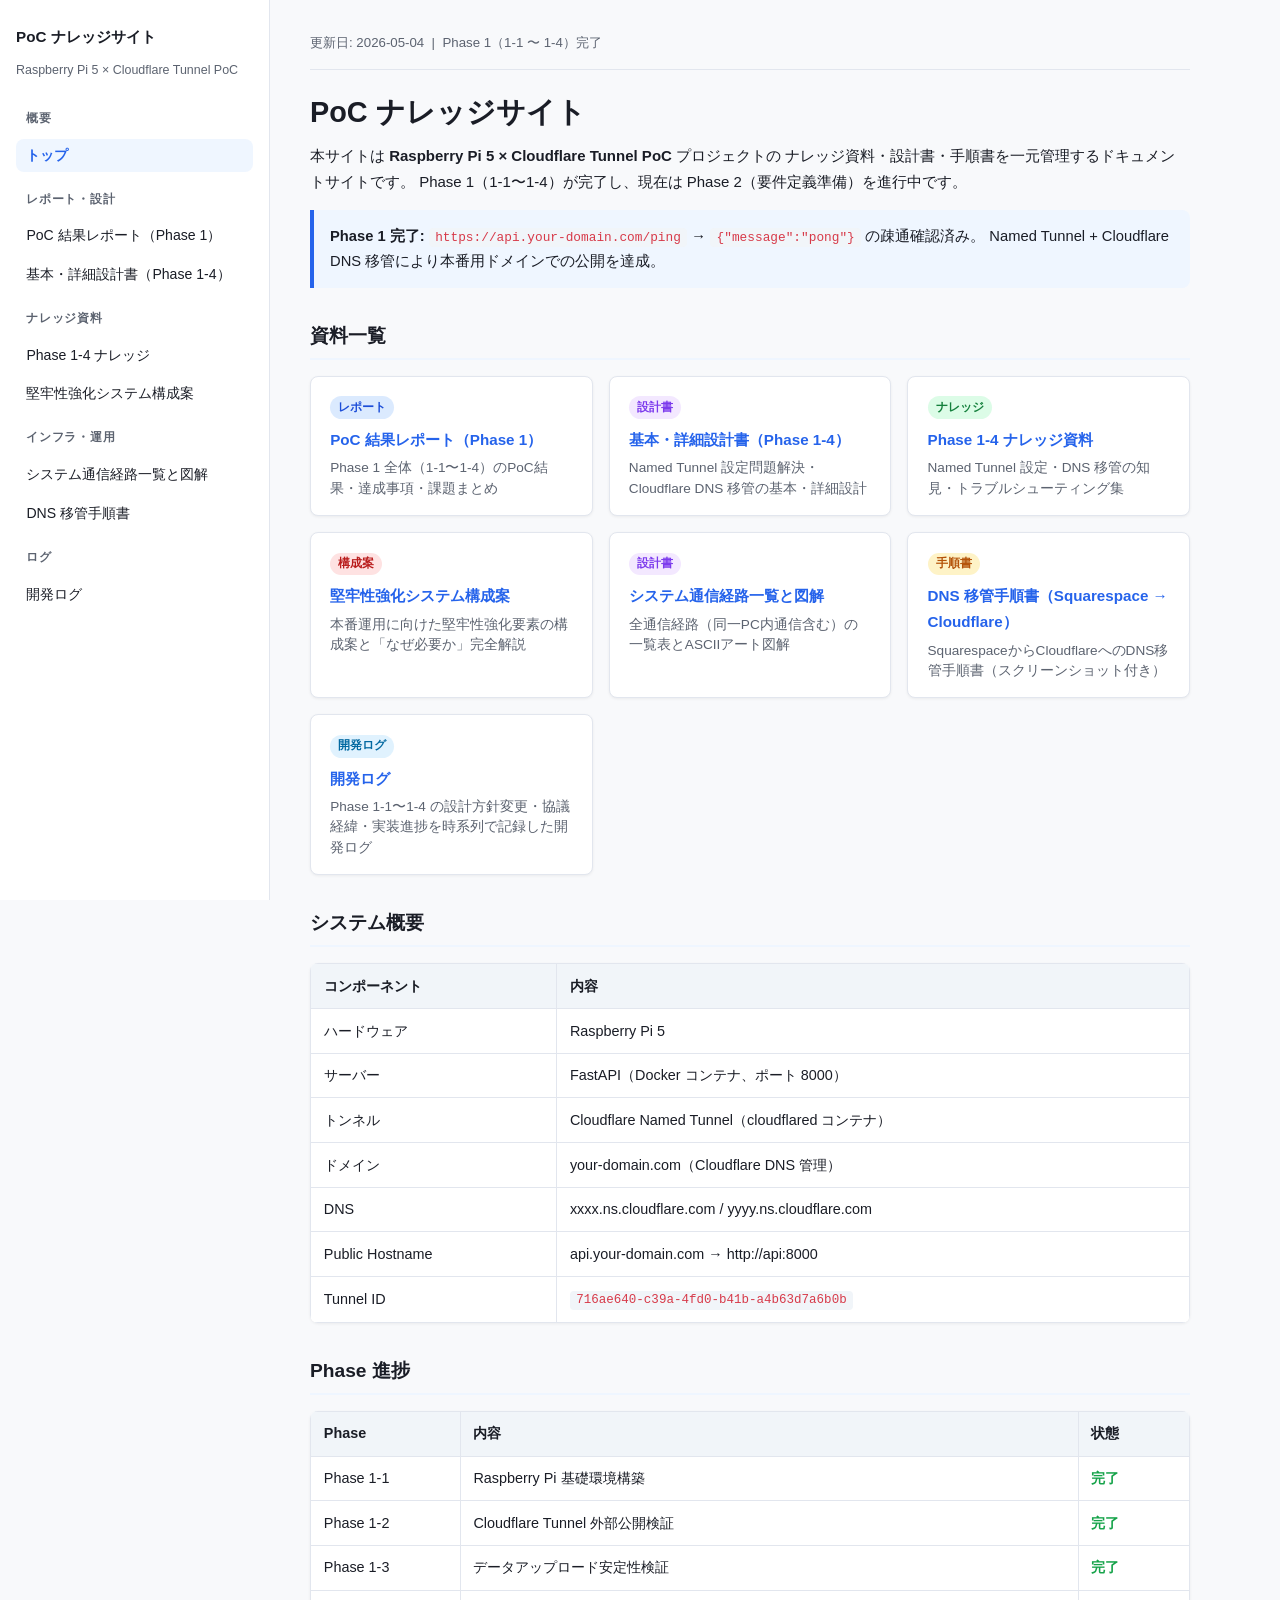
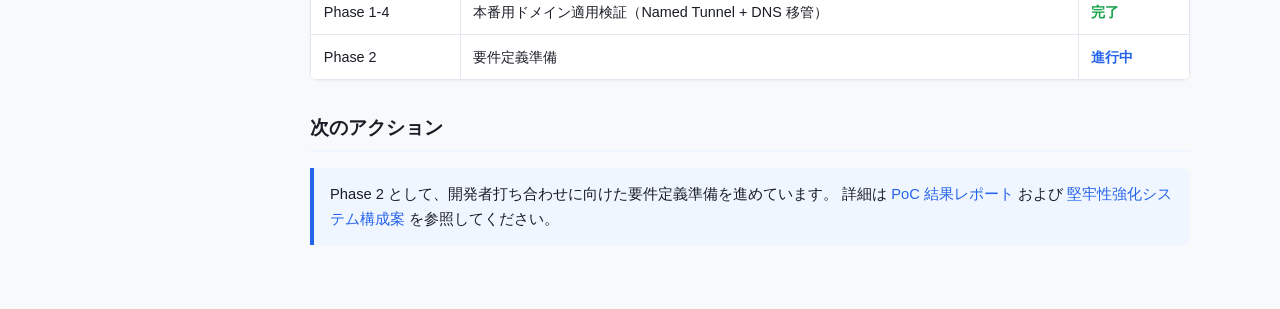
<file: docs_site/index.html>
<!DOCTYPE html>
<html lang="ja">
<head>
  <meta charset="UTF-8">
  <meta name="viewport" content="width=device-width, initial-scale=1.0">
  <title>トップ | PoC ナレッジサイト</title>
  <link rel="stylesheet" href="assets/css/style.css">
</head>
<body>
  <div class="layout">
    <nav class="sidebar">
      <div class="site-title">PoC ナレッジサイト</div>
      <p class="project-name">Raspberry Pi 5 × Cloudflare Tunnel PoC</p>
        <div class="nav-section-label">概要</div>
        <ul>
          <li><a href="index.html" class="active">トップ</a></li>
        </ul>
        <div class="nav-section-label">レポート・設計</div>
        <ul>
          <li><a href="poc-report.html">PoC 結果レポート（Phase 1）</a></li>
          <li><a href="design-phase1-4.html">基本・詳細設計書（Phase 1-4）</a></li>
        </ul>
        <div class="nav-section-label">ナレッジ資料</div>
        <ul>
          <li><a href="knowledge-phase1-4.html">Phase 1-4 ナレッジ</a></li>
          <li><a href="robustness.html">堅牢性強化システム構成案</a></li>
        </ul>
        <div class="nav-section-label">インフラ・運用</div>
        <ul>
          <li><a href="network-routes.html">システム通信経路一覧と図解</a></li>
          <li><a href="dns-migration.html">DNS 移管手順書</a></li>
        </ul>
        <div class="nav-section-label">ログ</div>
        <ul>
          <li><a href="dev-log.html">開発ログ</a></li>
        </ul>
    </nav>
    <main class="content">
      <div class="doc-meta">更新日: 2026-05-04 &nbsp;|&nbsp; Phase 1（1-1 〜 1-4）完了</div>
      <h1 class="page-title">PoC ナレッジサイト</h1>

      <p>
        本サイトは <strong>Raspberry Pi 5 × Cloudflare Tunnel PoC</strong> プロジェクトの
        ナレッジ資料・設計書・手順書を一元管理するドキュメントサイトです。
        Phase 1（1-1〜1-4）が完了し、現在は Phase 2（要件定義準備）を進行中です。
      </p>

      <div class="note">
        <strong>Phase 1 完了:</strong>
        <code>https://api.your-domain.com/ping</code> → <code>{"message":"pong"}</code> の疎通確認済み。
        Named Tunnel + Cloudflare DNS 移管により本番用ドメインでの公開を達成。
      </div>

      <h2>資料一覧</h2>
      <div class="doc-cards">
        <div class="doc-card">
          <span class="card-tag tag-report">レポート</span>
          <a href="poc-report.html">PoC 結果レポート（Phase 1）</a>
          <p>Phase 1 全体（1-1〜1-4）のPoC結果・達成事項・課題まとめ</p>
        </div>
        <div class="doc-card">
          <span class="card-tag tag-design">設計書</span>
          <a href="design-phase1-4.html">基本・詳細設計書（Phase 1-4）</a>
          <p>Named Tunnel 設定問題解決・Cloudflare DNS 移管の基本・詳細設計</p>
        </div>
        <div class="doc-card">
          <span class="card-tag tag-knowledge">ナレッジ</span>
          <a href="knowledge-phase1-4.html">Phase 1-4 ナレッジ資料</a>
          <p>Named Tunnel 設定・DNS 移管の知見・トラブルシューティング集</p>
        </div>
        <div class="doc-card">
          <span class="card-tag tag-robust">構成案</span>
          <a href="robustness.html">堅牢性強化システム構成案</a>
          <p>本番運用に向けた堅牢性強化要素の構成案と「なぜ必要か」完全解説</p>
        </div>
        <div class="doc-card">
          <span class="card-tag tag-design">設計書</span>
          <a href="network-routes.html">システム通信経路一覧と図解</a>
          <p>全通信経路（同一PC内通信含む）の一覧表とASCIIアート図解</p>
        </div>
        <div class="doc-card">
          <span class="card-tag tag-runbook">手順書</span>
          <a href="dns-migration.html">DNS 移管手順書（Squarespace → Cloudflare）</a>
          <p>SquarespaceからCloudflareへのDNS移管手順書（スクリーンショット付き）</p>
        </div>
        <div class="doc-card">
          <span class="card-tag tag-log">開発ログ</span>
          <a href="dev-log.html">開発ログ</a>
          <p>Phase 1-1〜1-4 の設計方針変更・協議経緯・実装進捗を時系列で記録した開発ログ</p>
        </div>
      </div>

      <h2>システム概要</h2>
      <table>
        <thead>
          <tr><th>コンポーネント</th><th>内容</th></tr>
        </thead>
        <tbody>
          <tr><td>ハードウェア</td><td>Raspberry Pi 5</td></tr>
          <tr><td>サーバー</td><td>FastAPI（Docker コンテナ、ポート 8000）</td></tr>
          <tr><td>トンネル</td><td>Cloudflare Named Tunnel（cloudflared コンテナ）</td></tr>
          <tr><td>ドメイン</td><td>your-domain.com（Cloudflare DNS 管理）</td></tr>
          <tr><td>DNS</td><td>xxxx.ns.cloudflare.com / yyyy.ns.cloudflare.com</td></tr>
          <tr><td>Public Hostname</td><td>api.your-domain.com → http://api:8000</td></tr>
          <tr><td>Tunnel ID</td><td><code>716ae640-c39a-4fd0-b41b-a4b63d7a6b0b</code></td></tr>
        </tbody>
      </table>

      <h2>Phase 進捗</h2>
      <table>
        <thead>
          <tr><th>Phase</th><th>内容</th><th>状態</th></tr>
        </thead>
        <tbody>
          <tr><td>Phase 1-1</td><td>Raspberry Pi 基礎環境構築</td><td class="status-done">完了</td></tr>
          <tr><td>Phase 1-2</td><td>Cloudflare Tunnel 外部公開検証</td><td class="status-done">完了</td></tr>
          <tr><td>Phase 1-3</td><td>データアップロード安定性検証</td><td class="status-done">完了</td></tr>
          <tr><td>Phase 1-4</td><td>本番用ドメイン適用検証（Named Tunnel + DNS 移管）</td><td class="status-done">完了</td></tr>
          <tr><td>Phase 2</td><td>要件定義準備</td><td class="status-active">進行中</td></tr>
        </tbody>
      </table>

      <h2>次のアクション</h2>
      <div class="note">
        Phase 2 として、開発者打ち合わせに向けた要件定義準備を進めています。
        詳細は <a href="poc-report.html">PoC 結果レポート</a> および
        <a href="robustness.html">堅牢性強化システム構成案</a> を参照してください。
      </div>
    </main>
  </div>
</body>
</html>
</file>
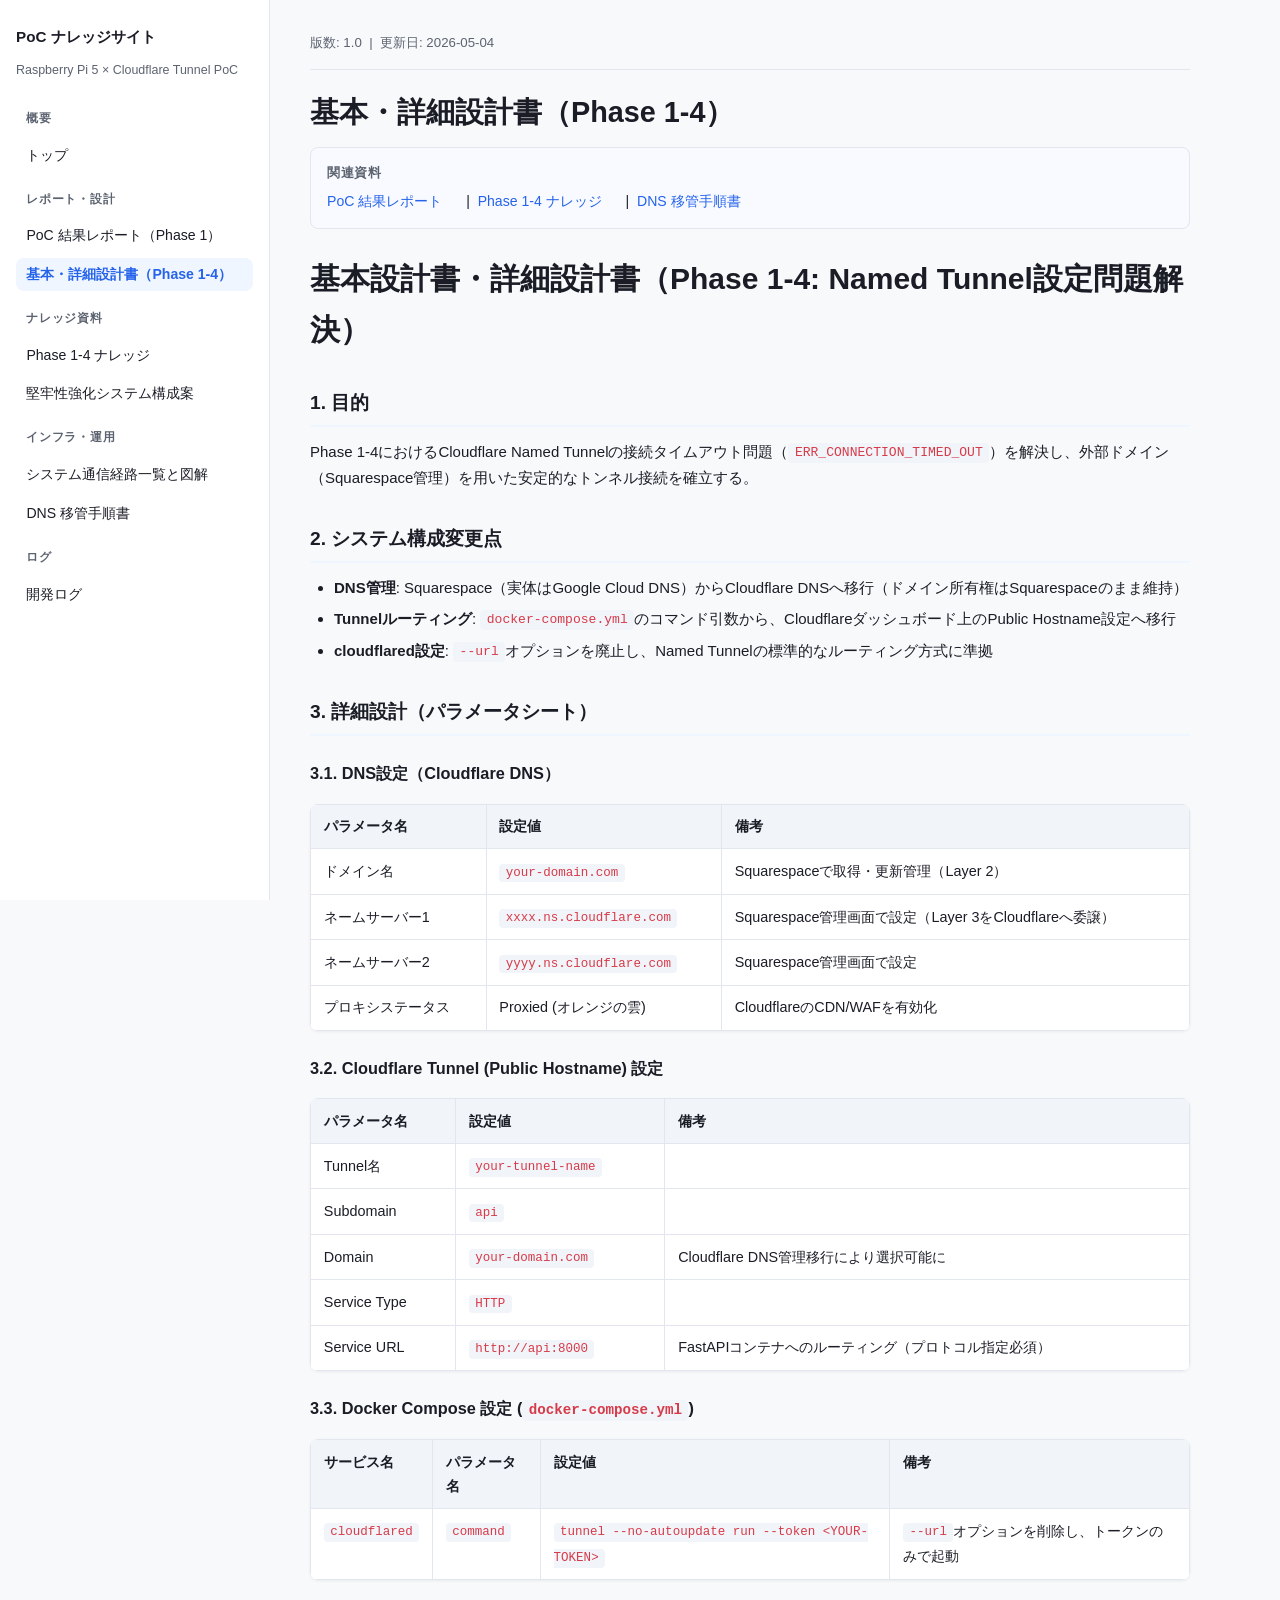
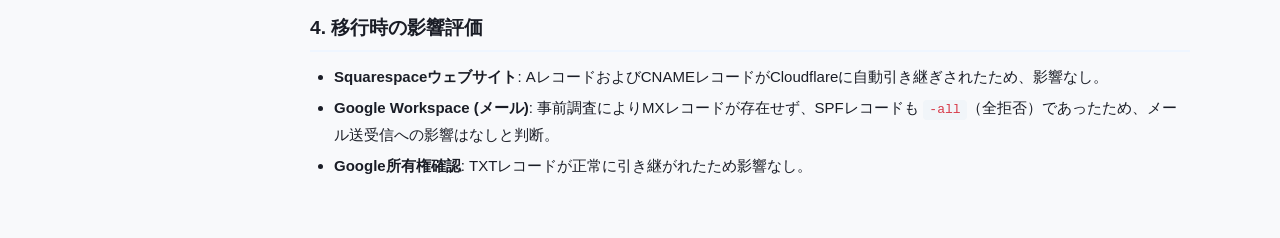
<file: docs_site/design-phase1-4.html>
<!DOCTYPE html>
<html lang="ja">
<head>
  <meta charset="UTF-8">
  <meta name="viewport" content="width=device-width, initial-scale=1.0">
  <title>基本・詳細設計書（Phase 1-4） | PoC ナレッジサイト</title>
  <link rel="stylesheet" href="assets/css/style.css">
</head>
<body>
  <div class="layout">
    <nav class="sidebar">
      <div class="site-title">PoC ナレッジサイト</div>
      <p class="project-name">Raspberry Pi 5 × Cloudflare Tunnel PoC</p>
        <div class="nav-section-label">概要</div>
        <ul>
          <li><a href="index.html">トップ</a></li>
        </ul>
        <div class="nav-section-label">レポート・設計</div>
        <ul>
          <li><a href="poc-report.html">PoC 結果レポート（Phase 1）</a></li>
          <li><a href="design-phase1-4.html" class="active">基本・詳細設計書（Phase 1-4）</a></li>
        </ul>
        <div class="nav-section-label">ナレッジ資料</div>
        <ul>
          <li><a href="knowledge-phase1-4.html">Phase 1-4 ナレッジ</a></li>
          <li><a href="robustness.html">堅牢性強化システム構成案</a></li>
        </ul>
        <div class="nav-section-label">インフラ・運用</div>
        <ul>
          <li><a href="network-routes.html">システム通信経路一覧と図解</a></li>
          <li><a href="dns-migration.html">DNS 移管手順書</a></li>
        </ul>
        <div class="nav-section-label">ログ</div>
        <ul>
          <li><a href="dev-log.html">開発ログ</a></li>
        </ul>
    </nav>
    <main class="content">
      <div class="doc-meta">版数: 1.0 &nbsp;|&nbsp; 更新日: 2026-05-04</div>
      <h1 class="page-title">基本・詳細設計書（Phase 1-4）</h1>
      <div class="related-links">
        <strong>関連資料</strong>
        <a href="poc-report.html">PoC 結果レポート</a> &nbsp;|&nbsp; <a href="knowledge-phase1-4.html">Phase 1-4 ナレッジ</a> &nbsp;|&nbsp; <a href="dns-migration.html">DNS 移管手順書</a>
      </div>

      <h1 id="phase-1-4-named-tunnel">基本設計書・詳細設計書（Phase 1-4: Named Tunnel設定問題解決）</h1>
<h2 id="1">1. 目的</h2>
<p>Phase 1-4におけるCloudflare Named Tunnelの接続タイムアウト問題（<code>ERR_CONNECTION_TIMED_OUT</code>）を解決し、外部ドメイン（Squarespace管理）を用いた安定的なトンネル接続を確立する。</p>
<h2 id="2">2. システム構成変更点</h2>
<ul>
<li><strong>DNS管理</strong>: Squarespace（実体はGoogle Cloud DNS）からCloudflare DNSへ移行（ドメイン所有権はSquarespaceのまま維持）</li>
<li><strong>Tunnelルーティング</strong>: <code>docker-compose.yml</code>のコマンド引数から、Cloudflareダッシュボード上のPublic Hostname設定へ移行</li>
<li><strong>cloudflared設定</strong>: <code>--url</code>オプションを廃止し、Named Tunnelの標準的なルーティング方式に準拠</li>
</ul>
<h2 id="3">3. 詳細設計（パラメータシート）</h2>
<h3 id="31-dnscloudflare-dns">3.1. DNS設定（Cloudflare DNS）</h3>
<table>
<thead>
<tr>
<th>パラメータ名</th>
<th>設定値</th>
<th>備考</th>
</tr>
</thead>
<tbody>
<tr>
<td>ドメイン名</td>
<td><code>your-domain.com</code></td>
<td>Squarespaceで取得・更新管理（Layer 2）</td>
</tr>
<tr>
<td>ネームサーバー1</td>
<td><code>xxxx.ns.cloudflare.com</code></td>
<td>Squarespace管理画面で設定（Layer 3をCloudflareへ委譲）</td>
</tr>
<tr>
<td>ネームサーバー2</td>
<td><code>yyyy.ns.cloudflare.com</code></td>
<td>Squarespace管理画面で設定</td>
</tr>
<tr>
<td>プロキシステータス</td>
<td>Proxied (オレンジの雲)</td>
<td>CloudflareのCDN/WAFを有効化</td>
</tr>
</tbody>
</table>
<h3 id="32-cloudflare-tunnel-public-hostname">3.2. Cloudflare Tunnel (Public Hostname) 設定</h3>
<table>
<thead>
<tr>
<th>パラメータ名</th>
<th>設定値</th>
<th>備考</th>
</tr>
</thead>
<tbody>
<tr>
<td>Tunnel名</td>
<td><code>your-tunnel-name</code></td>
<td></td>
</tr>
<tr>
<td>Subdomain</td>
<td><code>api</code></td>
<td></td>
</tr>
<tr>
<td>Domain</td>
<td><code>your-domain.com</code></td>
<td>Cloudflare DNS管理移行により選択可能に</td>
</tr>
<tr>
<td>Service Type</td>
<td><code>HTTP</code></td>
<td></td>
</tr>
<tr>
<td>Service URL</td>
<td><code>http://api:8000</code></td>
<td>FastAPIコンテナへのルーティング（プロトコル指定必須）</td>
</tr>
</tbody>
</table>
<h3 id="33-docker-compose-docker-composeyml">3.3. Docker Compose 設定 (<code>docker-compose.yml</code>)</h3>
<table>
<thead>
<tr>
<th>サービス名</th>
<th>パラメータ名</th>
<th>設定値</th>
<th>備考</th>
</tr>
</thead>
<tbody>
<tr>
<td><code>cloudflared</code></td>
<td><code>command</code></td>
<td><code>tunnel --no-autoupdate run --token &lt;YOUR-TOKEN&gt;</code></td>
<td><code>--url</code>オプションを削除し、トークンのみで起動</td>
</tr>
</tbody>
</table>
<h2 id="4">4. 移行時の影響評価</h2>
<ul>
<li><strong>Squarespaceウェブサイト</strong>: AレコードおよびCNAMEレコードがCloudflareに自動引き継ぎされたため、影響なし。</li>
<li><strong>Google Workspace (メール)</strong>: 事前調査によりMXレコードが存在せず、SPFレコードも <code>-all</code>（全拒否）であったため、メール送受信への影響はなしと判断。</li>
<li><strong>Google所有権確認</strong>: TXTレコードが正常に引き継がれたため影響なし。</li>
</ul>
    </main>
  </div>
</body>
</html>
</file>
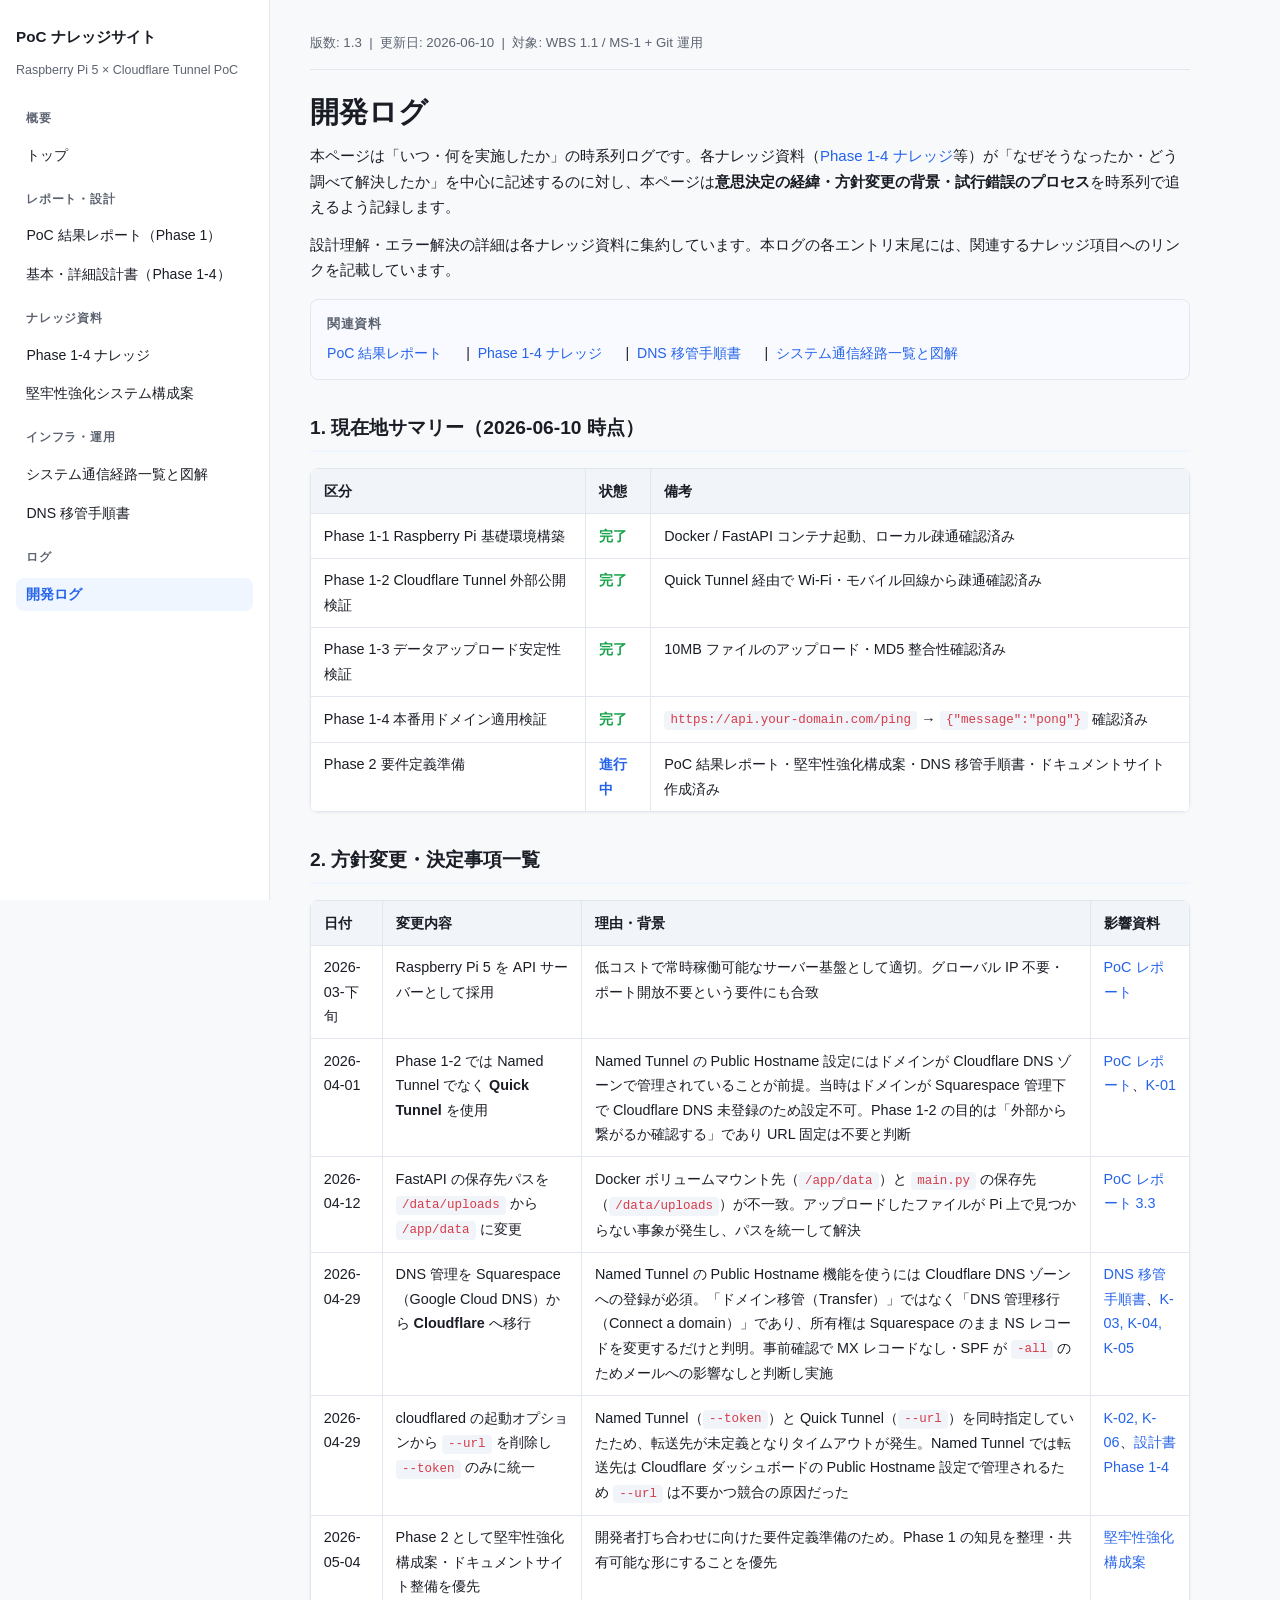
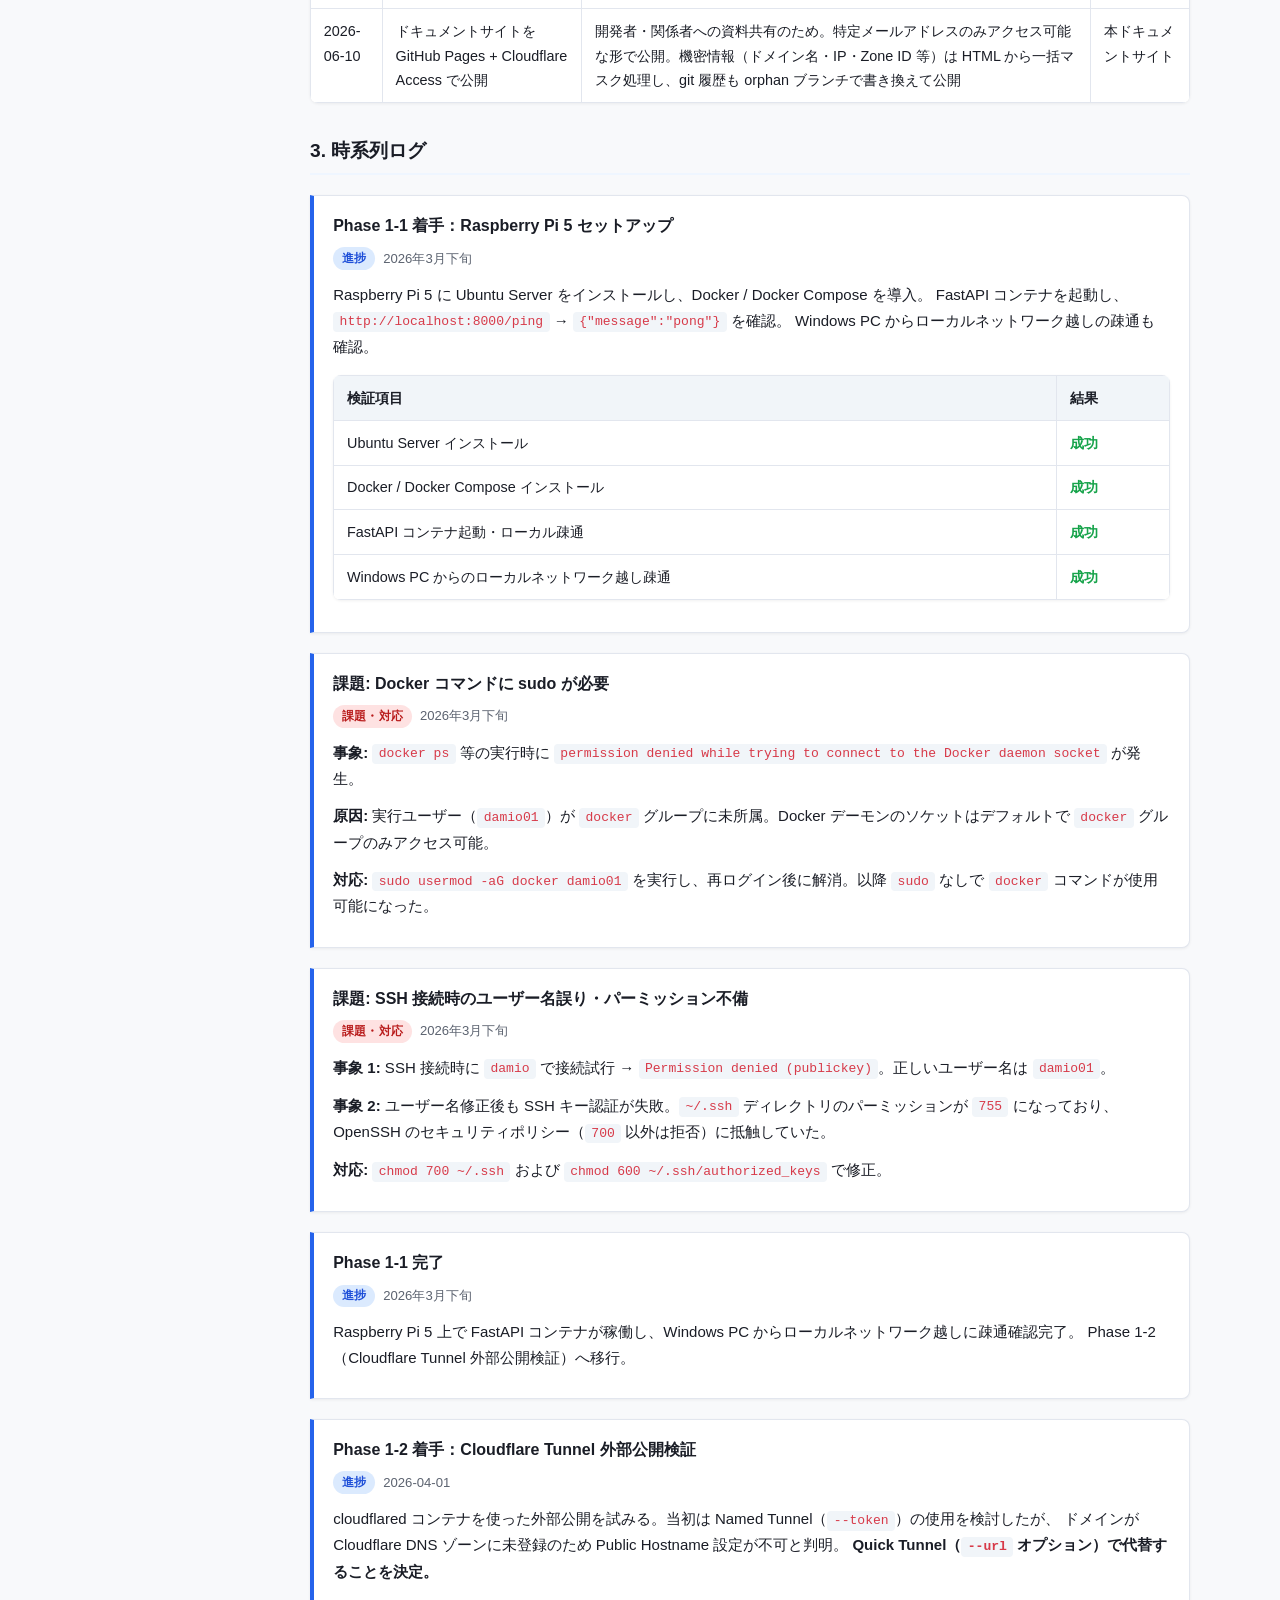
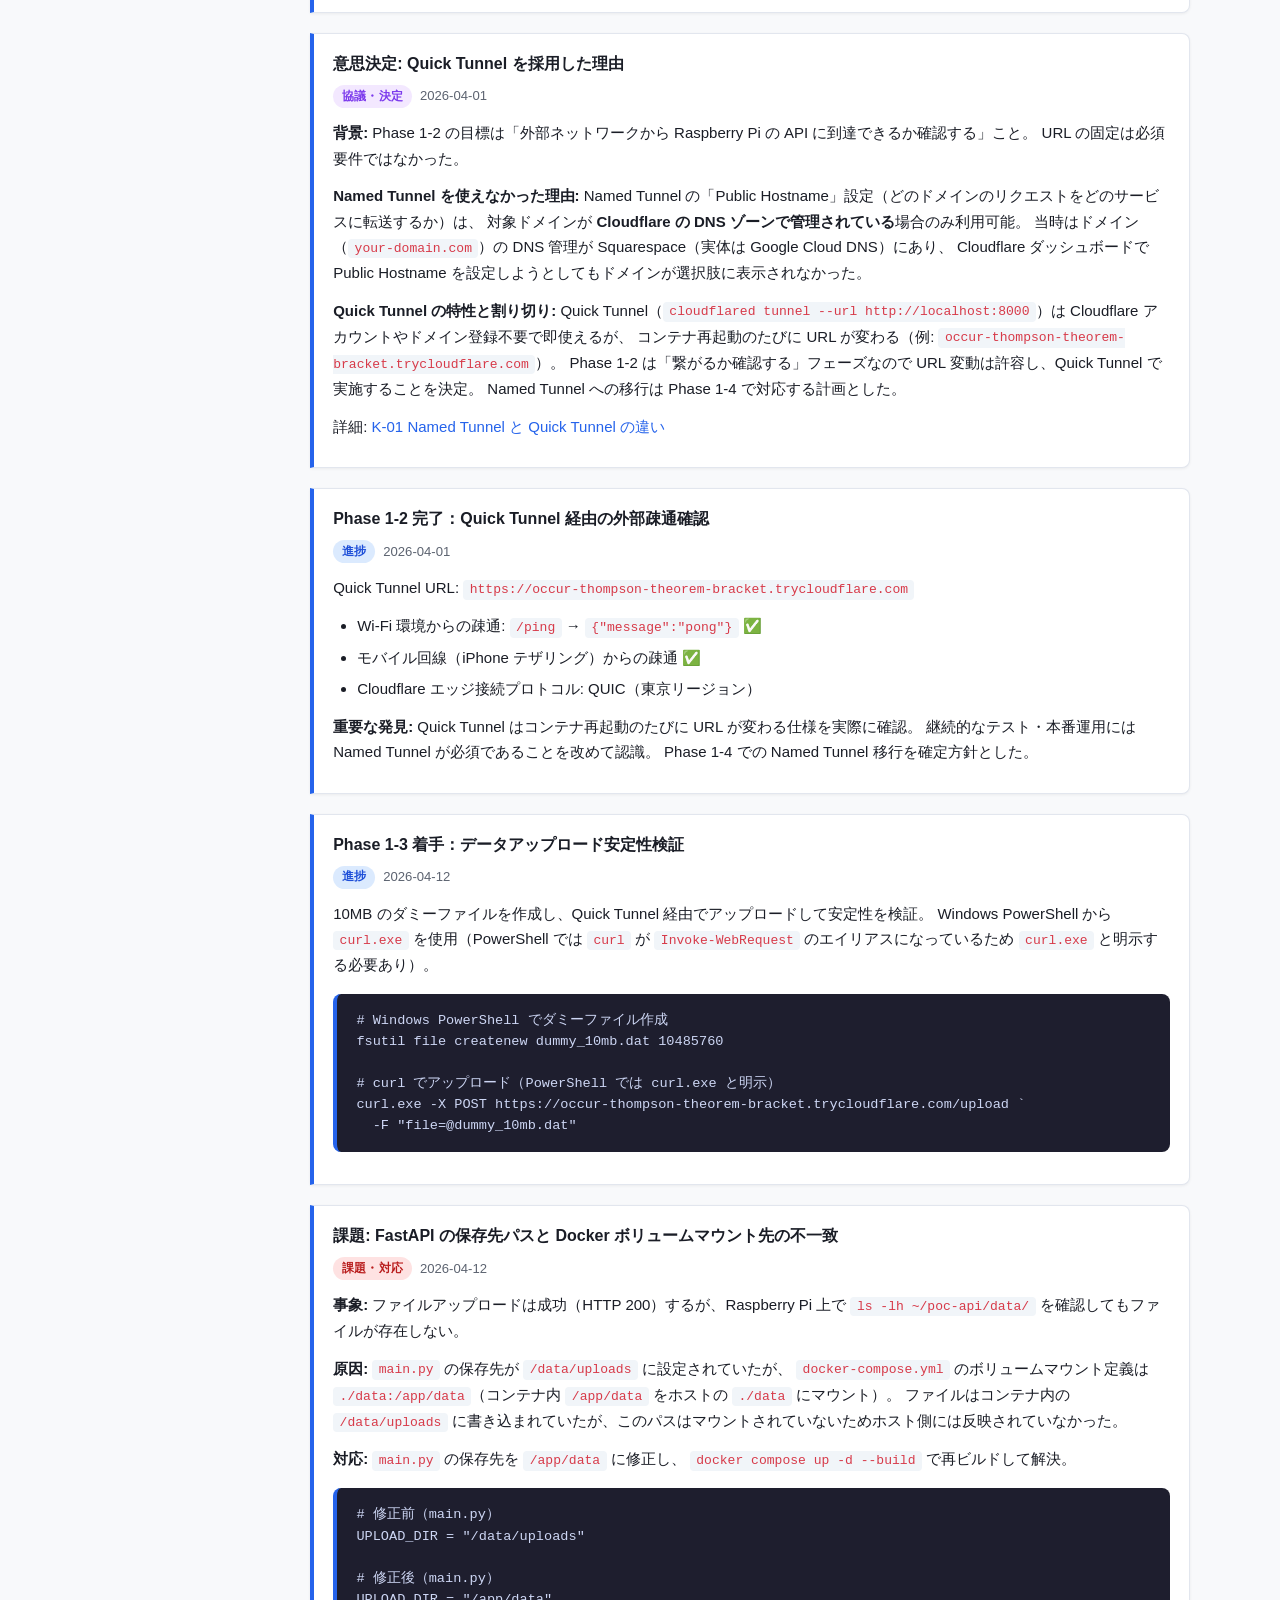
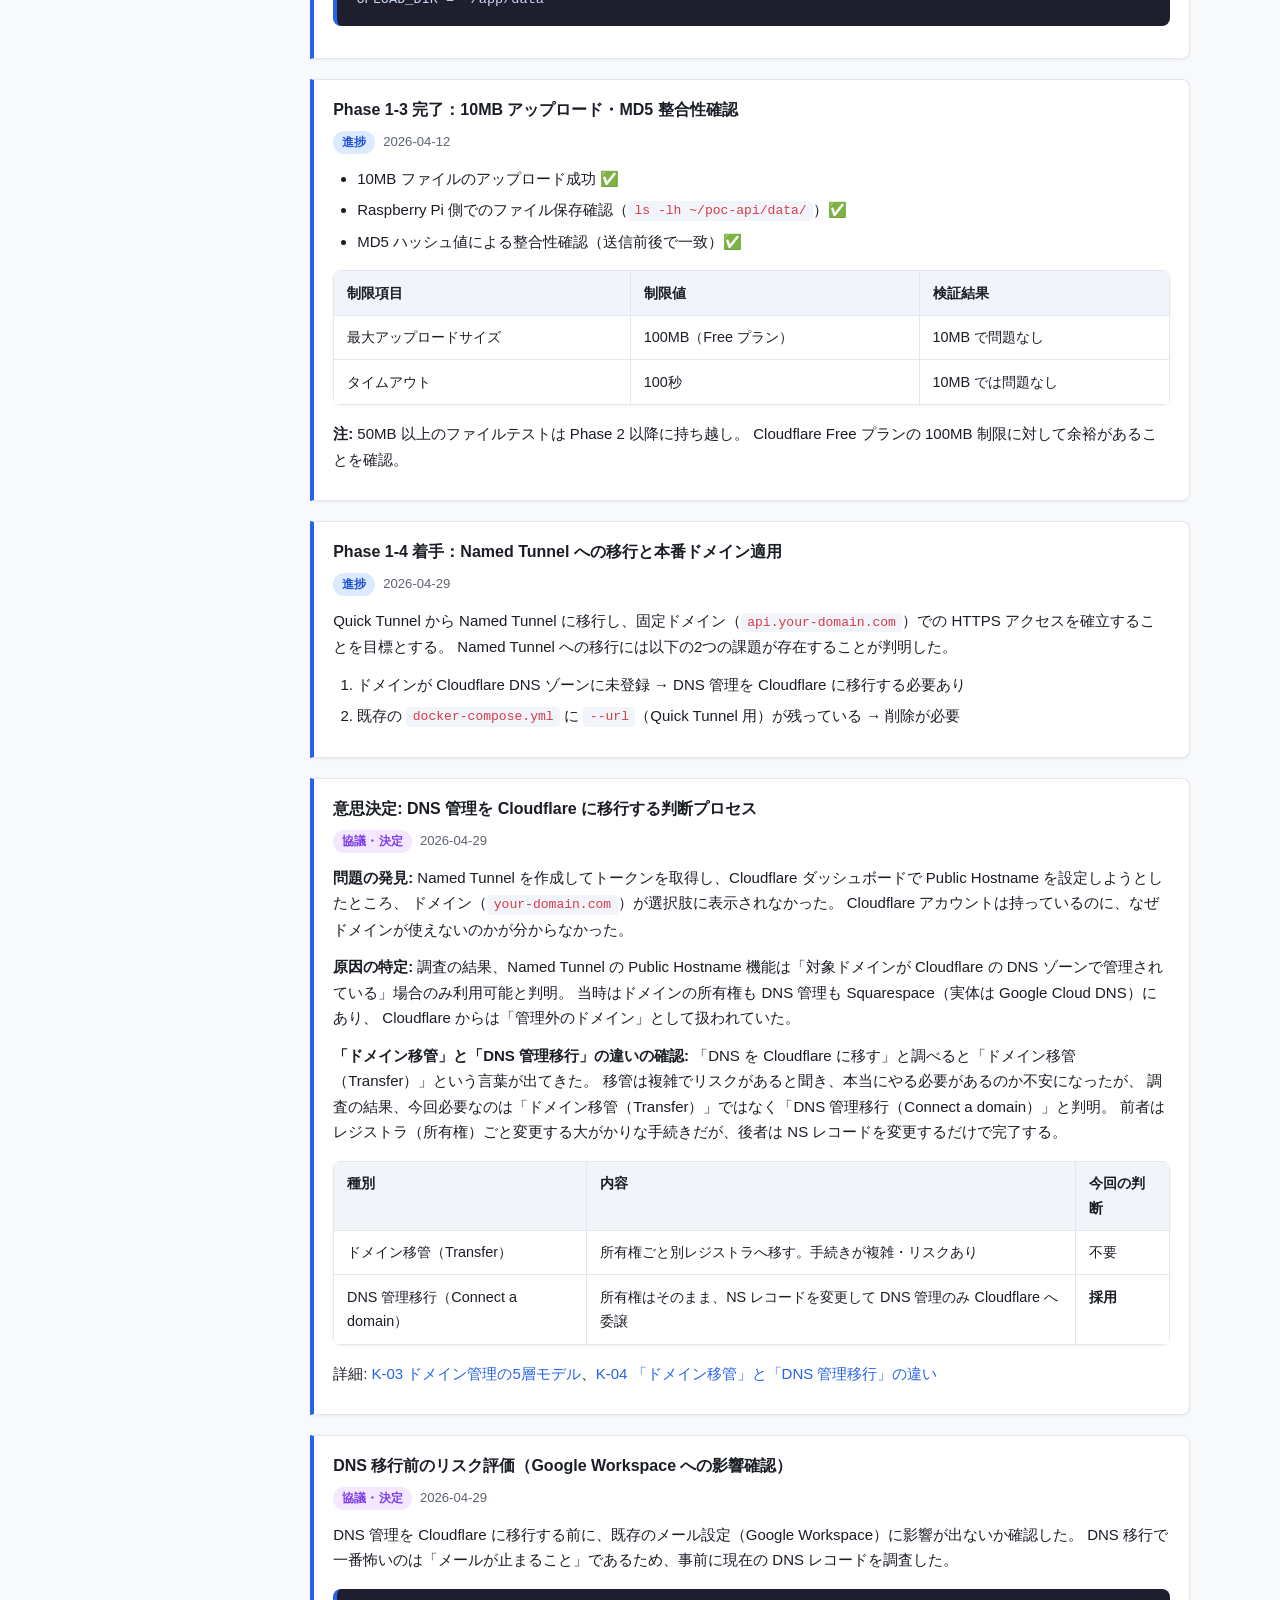
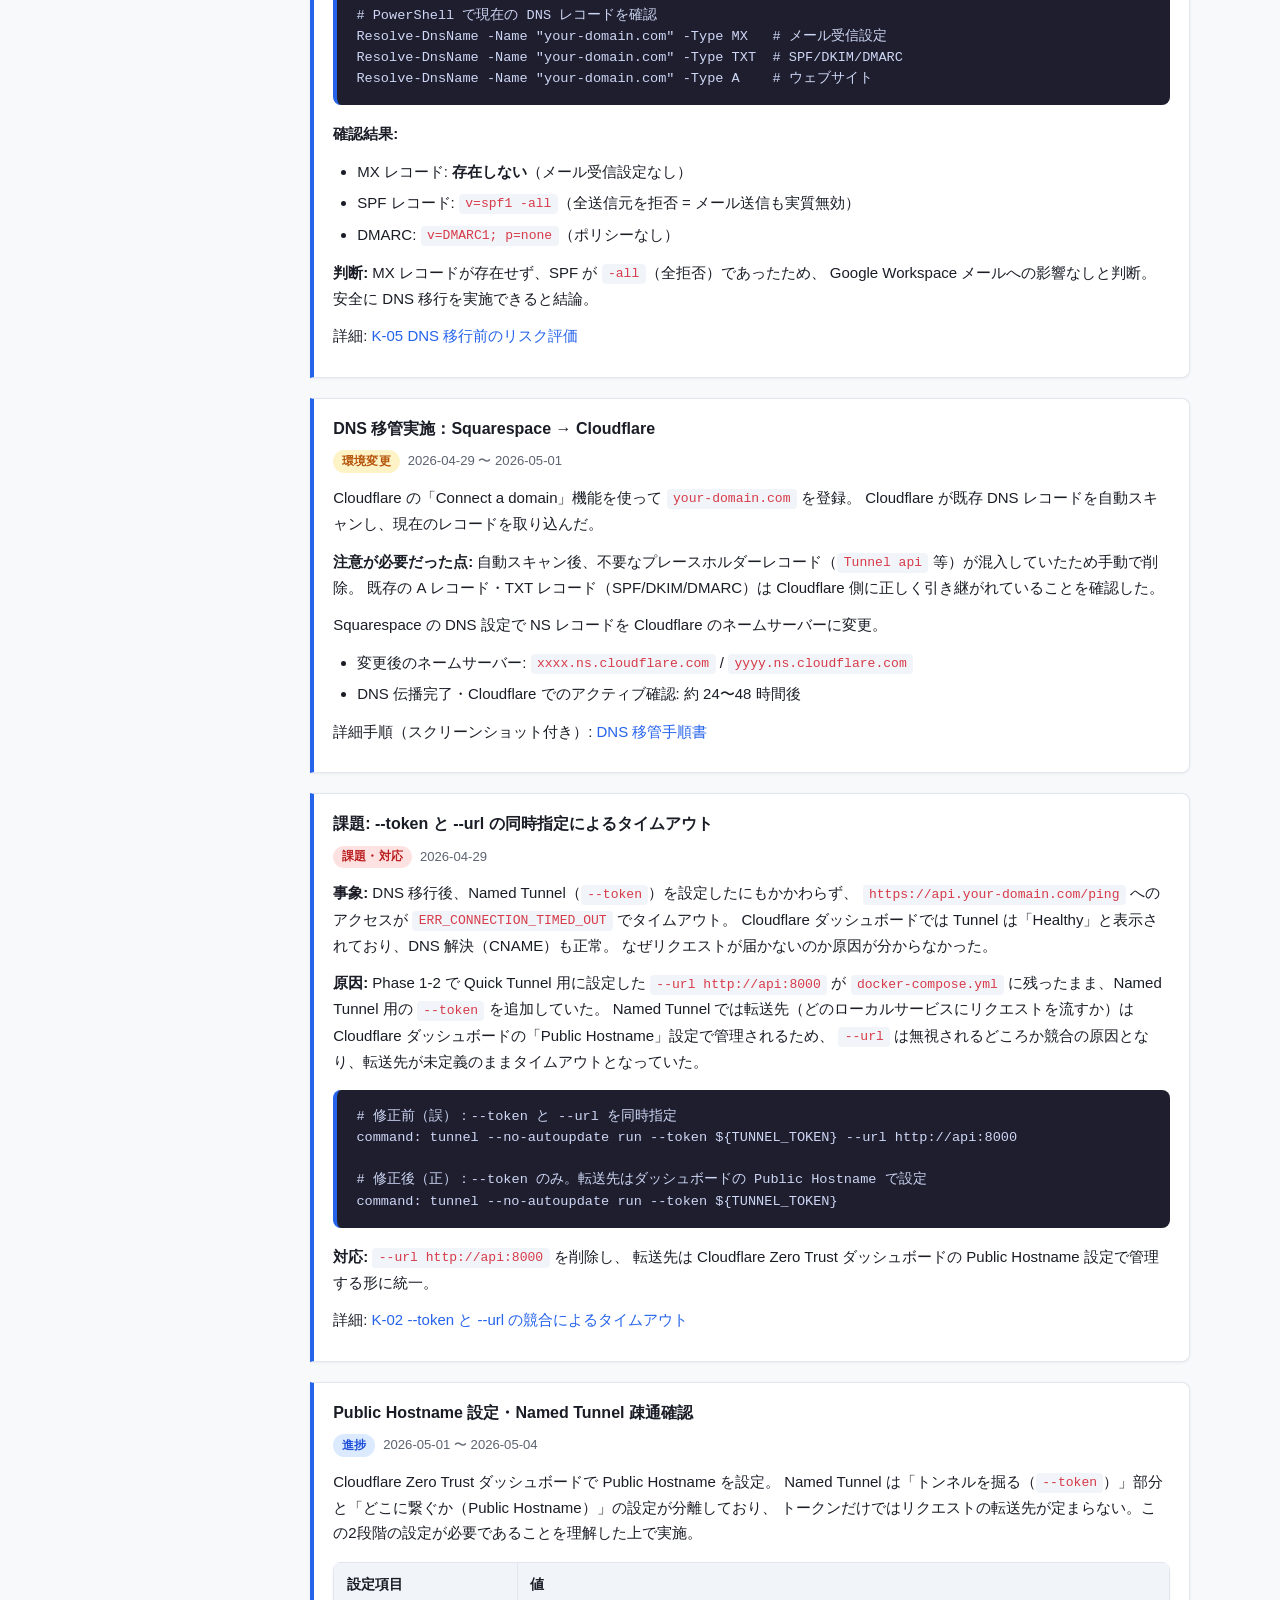
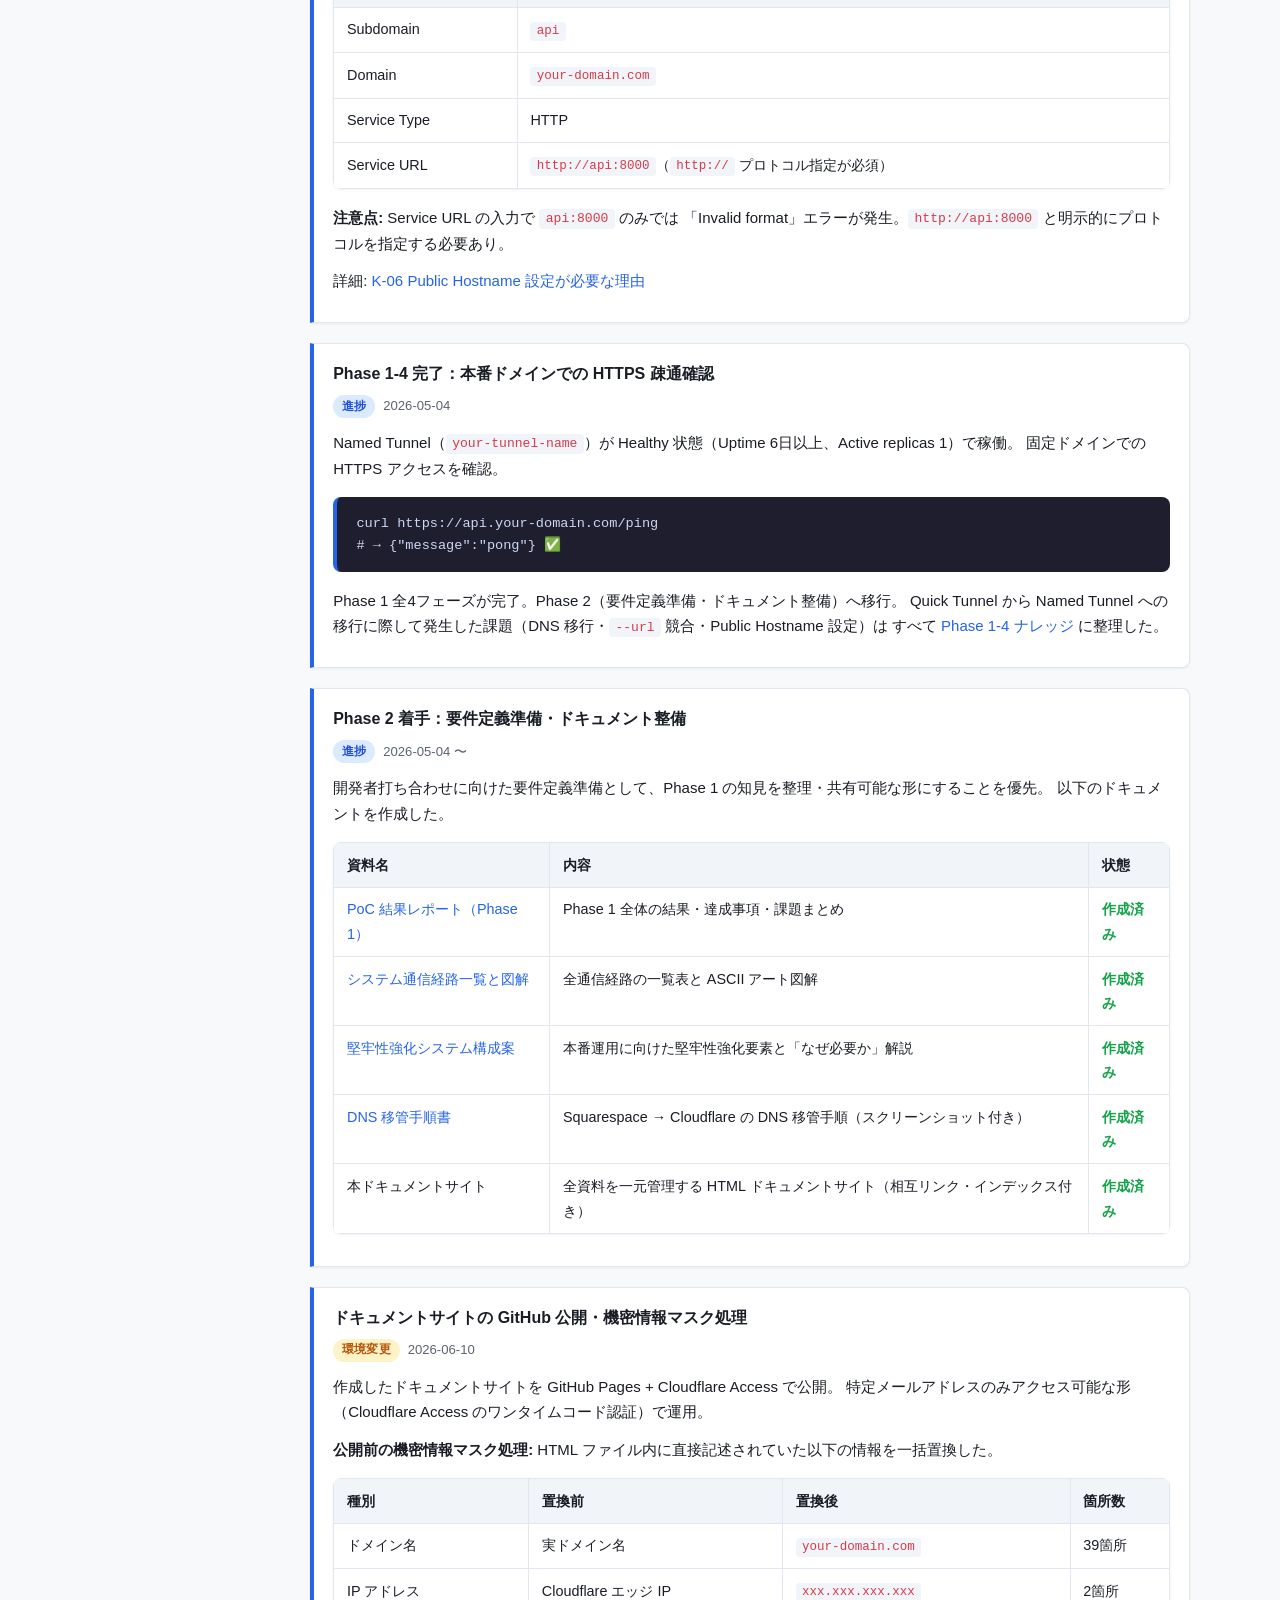
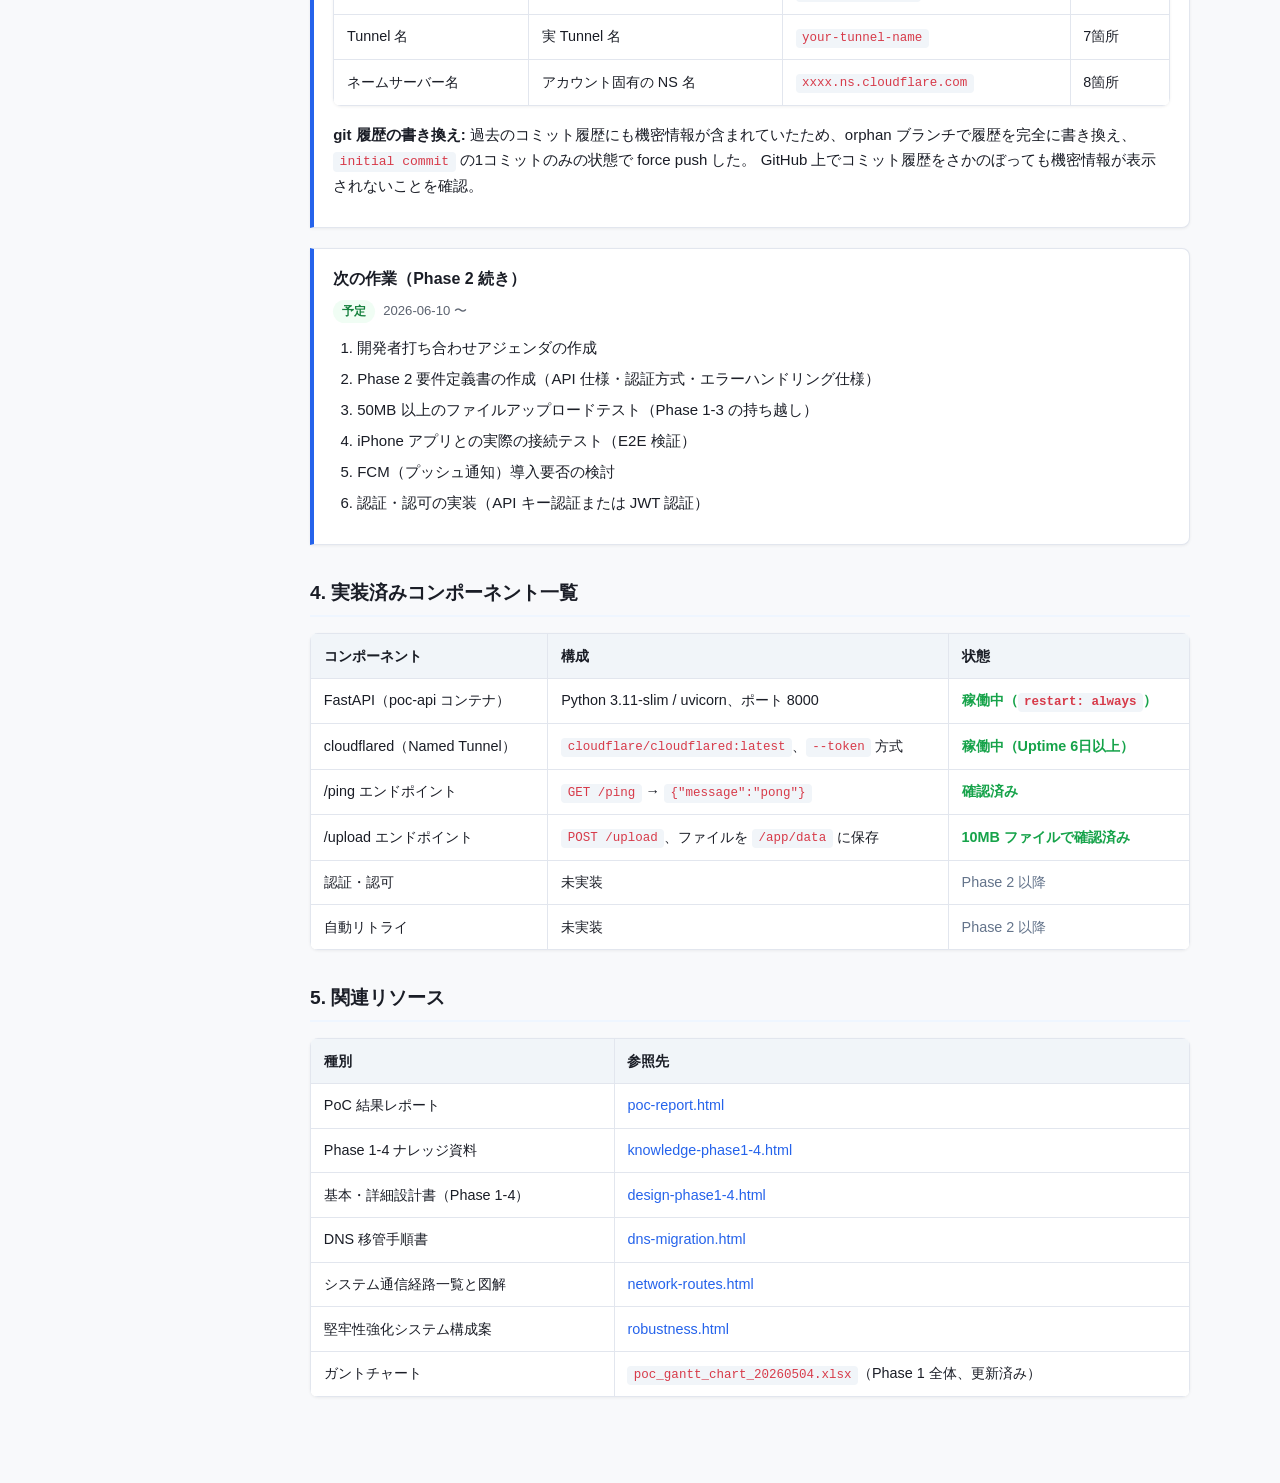
<file: docs_site/dev-log.html>
<!DOCTYPE html>
<html lang="ja">
<head>
  <meta charset="UTF-8">
  <meta name="viewport" content="width=device-width, initial-scale=1.0">
  <title>開発ログ | PoC ナレッジサイト</title>
  <link rel="stylesheet" href="assets/css/style.css">
</head>
<body>
  <div class="layout">
    <nav class="sidebar">
      <div class="site-title">PoC ナレッジサイト</div>
      <p class="project-name">Raspberry Pi 5 × Cloudflare Tunnel PoC</p>
      <div class="nav-section-label">概要</div>
      <ul>
        <li><a href="index.html">トップ</a></li>
      </ul>
      <div class="nav-section-label">レポート・設計</div>
      <ul>
        <li><a href="poc-report.html">PoC 結果レポート（Phase 1）</a></li>
        <li><a href="design-phase1-4.html">基本・詳細設計書（Phase 1-4）</a></li>
      </ul>
      <div class="nav-section-label">ナレッジ資料</div>
      <ul>
        <li><a href="knowledge-phase1-4.html">Phase 1-4 ナレッジ</a></li>
        <li><a href="robustness.html">堅牢性強化システム構成案</a></li>
      </ul>
      <div class="nav-section-label">インフラ・運用</div>
      <ul>
        <li><a href="network-routes.html">システム通信経路一覧と図解</a></li>
        <li><a href="dns-migration.html">DNS 移管手順書</a></li>
      </ul>
      <div class="nav-section-label">ログ</div>
      <ul>
        <li><a href="dev-log.html" class="active">開発ログ</a></li>
      </ul>
    </nav>

    <main class="content">
      <div class="doc-meta">版数: 1.3 &nbsp;|&nbsp; 更新日: 2026-06-10 &nbsp;|&nbsp; 対象: WBS 1.1 / MS-1 + Git 運用</div>
      <h1 class="page-title">開発ログ</h1>

      <p>
        本ページは「いつ・何を実施したか」の時系列ログです。各ナレッジ資料（<a href="knowledge-phase1-4.html">Phase 1-4 ナレッジ</a>等）が「なぜそうなったか・どう調べて解決したか」を中心に記述するのに対し、本ページは<strong>意思決定の経緯・方針変更の背景・試行錯誤のプロセス</strong>を時系列で追えるよう記録します。
      </p>
      <p>
        設計理解・エラー解決の詳細は各ナレッジ資料に集約しています。本ログの各エントリ末尾には、関連するナレッジ項目へのリンクを記載しています。
      </p>

      <div class="related-links">
        <strong>関連資料</strong>
        <a href="poc-report.html">PoC 結果レポート</a> &nbsp;|&nbsp;
        <a href="knowledge-phase1-4.html">Phase 1-4 ナレッジ</a> &nbsp;|&nbsp;
        <a href="dns-migration.html">DNS 移管手順書</a> &nbsp;|&nbsp;
        <a href="network-routes.html">システム通信経路一覧と図解</a>
      </div>

      <!-- ===== 1. 現在地サマリー ===== -->
      <h2>1. 現在地サマリー（2026-06-10 時点）</h2>
      <table>
        <thead>
          <tr><th>区分</th><th>状態</th><th>備考</th></tr>
        </thead>
        <tbody>
          <tr>
            <td>Phase 1-1 Raspberry Pi 基礎環境構築</td>
            <td class="status-done">完了</td>
            <td>Docker / FastAPI コンテナ起動、ローカル疎通確認済み</td>
          </tr>
          <tr>
            <td>Phase 1-2 Cloudflare Tunnel 外部公開検証</td>
            <td class="status-done">完了</td>
            <td>Quick Tunnel 経由で Wi-Fi・モバイル回線から疎通確認済み</td>
          </tr>
          <tr>
            <td>Phase 1-3 データアップロード安定性検証</td>
            <td class="status-done">完了</td>
            <td>10MB ファイルのアップロード・MD5 整合性確認済み</td>
          </tr>
          <tr>
            <td>Phase 1-4 本番用ドメイン適用検証</td>
            <td class="status-done">完了</td>
            <td><code>https://api.your-domain.com/ping</code> → <code>{"message":"pong"}</code> 確認済み</td>
          </tr>
          <tr>
            <td>Phase 2 要件定義準備</td>
            <td class="status-active">進行中</td>
            <td>PoC 結果レポート・堅牢性強化構成案・DNS 移管手順書・ドキュメントサイト作成済み</td>
          </tr>
        </tbody>
      </table>

      <!-- ===== 2. 方針変更・決定事項一覧 ===== -->
      <h2>2. 方針変更・決定事項一覧</h2>
      <table>
        <thead>
          <tr><th>日付</th><th>変更内容</th><th>理由・背景</th><th>影響資料</th></tr>
        </thead>
        <tbody>
          <tr>
            <td>2026-03-下旬</td>
            <td>Raspberry Pi 5 を API サーバーとして採用</td>
            <td>低コストで常時稼働可能なサーバー基盤として適切。グローバル IP 不要・ポート開放不要という要件にも合致</td>
            <td><a href="poc-report.html">PoC レポート</a></td>
          </tr>
          <tr>
            <td>2026-04-01</td>
            <td>Phase 1-2 では Named Tunnel でなく <strong>Quick Tunnel</strong> を使用</td>
            <td>Named Tunnel の Public Hostname 設定にはドメインが Cloudflare DNS ゾーンで管理されていることが前提。当時はドメインが Squarespace 管理下で Cloudflare DNS 未登録のため設定不可。Phase 1-2 の目的は「外部から繋がるか確認する」であり URL 固定は不要と判断</td>
            <td><a href="poc-report.html">PoC レポート</a>、<a href="knowledge-phase1-4.html">K-01</a></td>
          </tr>
          <tr>
            <td>2026-04-12</td>
            <td>FastAPI の保存先パスを <code>/data/uploads</code> から <code>/app/data</code> に変更</td>
            <td>Docker ボリュームマウント先（<code>/app/data</code>）と <code>main.py</code> の保存先（<code>/data/uploads</code>）が不一致。アップロードしたファイルが Pi 上で見つからない事象が発生し、パスを統一して解決</td>
            <td><a href="poc-report.html">PoC レポート 3.3</a></td>
          </tr>
          <tr>
            <td>2026-04-29</td>
            <td>DNS 管理を Squarespace（Google Cloud DNS）から <strong>Cloudflare</strong> へ移行</td>
            <td>Named Tunnel の Public Hostname 機能を使うには Cloudflare DNS ゾーンへの登録が必須。「ドメイン移管（Transfer）」ではなく「DNS 管理移行（Connect a domain）」であり、所有権は Squarespace のまま NS レコードを変更するだけと判明。事前確認で MX レコードなし・SPF が <code>-all</code> のためメールへの影響なしと判断し実施</td>
            <td><a href="dns-migration.html">DNS 移管手順書</a>、<a href="knowledge-phase1-4.html">K-03, K-04, K-05</a></td>
          </tr>
          <tr>
            <td>2026-04-29</td>
            <td>cloudflared の起動オプションから <code>--url</code> を削除し <code>--token</code> のみに統一</td>
            <td>Named Tunnel（<code>--token</code>）と Quick Tunnel（<code>--url</code>）を同時指定していたため、転送先が未定義となりタイムアウトが発生。Named Tunnel では転送先は Cloudflare ダッシュボードの Public Hostname 設定で管理されるため <code>--url</code> は不要かつ競合の原因だった</td>
            <td><a href="knowledge-phase1-4.html">K-02, K-06</a>、<a href="design-phase1-4.html">設計書 Phase 1-4</a></td>
          </tr>
          <tr>
            <td>2026-05-04</td>
            <td>Phase 2 として堅牢性強化構成案・ドキュメントサイト整備を優先</td>
            <td>開発者打ち合わせに向けた要件定義準備のため。Phase 1 の知見を整理・共有可能な形にすることを優先</td>
            <td><a href="robustness.html">堅牢性強化構成案</a></td>
          </tr>
          <tr>
            <td>2026-06-10</td>
            <td>ドキュメントサイトを GitHub Pages + Cloudflare Access で公開</td>
            <td>開発者・関係者への資料共有のため。特定メールアドレスのみアクセス可能な形で公開。機密情報（ドメイン名・IP・Zone ID 等）は HTML から一括マスク処理し、git 履歴も orphan ブランチで書き換えて公開</td>
            <td>本ドキュメントサイト</td>
          </tr>
        </tbody>
      </table>

      <!-- ===== 3. 時系列ログ ===== -->
      <h2>3. 時系列ログ</h2>

      <!-- Phase 1-1 -->
      <div class="log-entry">
        <h3>Phase 1-1 着手：Raspberry Pi 5 セットアップ</h3>
        <div class="log-meta">
          <span class="log-type log-type-progress">進捗</span>
          2026年3月下旬
        </div>
        <p>
          Raspberry Pi 5 に Ubuntu Server をインストールし、Docker / Docker Compose を導入。
          FastAPI コンテナを起動し、<code>http://localhost:8000/ping</code> → <code>{"message":"pong"}</code> を確認。
          Windows PC からローカルネットワーク越しの疎通も確認。
        </p>
        <table>
          <thead>
            <tr><th>検証項目</th><th>結果</th></tr>
          </thead>
          <tbody>
            <tr><td>Ubuntu Server インストール</td><td class="status-done">成功</td></tr>
            <tr><td>Docker / Docker Compose インストール</td><td class="status-done">成功</td></tr>
            <tr><td>FastAPI コンテナ起動・ローカル疎通</td><td class="status-done">成功</td></tr>
            <tr><td>Windows PC からのローカルネットワーク越し疎通</td><td class="status-done">成功</td></tr>
          </tbody>
        </table>
      </div>

      <div class="log-entry">
        <h3>課題: Docker コマンドに sudo が必要</h3>
        <div class="log-meta">
          <span class="log-type log-type-issue">課題・対応</span>
          2026年3月下旬
        </div>
        <p>
          <strong>事象:</strong> <code>docker ps</code> 等の実行時に <code>permission denied while trying to connect to the Docker daemon socket</code> が発生。
        </p>
        <p>
          <strong>原因:</strong> 実行ユーザー（<code>damio01</code>）が <code>docker</code> グループに未所属。Docker デーモンのソケットはデフォルトで <code>docker</code> グループのみアクセス可能。
        </p>
        <p>
          <strong>対応:</strong> <code>sudo usermod -aG docker damio01</code> を実行し、再ログイン後に解消。以降 <code>sudo</code> なしで <code>docker</code> コマンドが使用可能になった。
        </p>
      </div>

      <div class="log-entry">
        <h3>課題: SSH 接続時のユーザー名誤り・パーミッション不備</h3>
        <div class="log-meta">
          <span class="log-type log-type-issue">課題・対応</span>
          2026年3月下旬
        </div>
        <p>
          <strong>事象 1:</strong> SSH 接続時に <code>damio</code> で接続試行 → <code>Permission denied (publickey)</code>。正しいユーザー名は <code>damio01</code>。
        </p>
        <p>
          <strong>事象 2:</strong> ユーザー名修正後も SSH キー認証が失敗。<code>~/.ssh</code> ディレクトリのパーミッションが <code>755</code> になっており、OpenSSH のセキュリティポリシー（<code>700</code> 以外は拒否）に抵触していた。
        </p>
        <p>
          <strong>対応:</strong> <code>chmod 700 ~/.ssh</code> および <code>chmod 600 ~/.ssh/authorized_keys</code> で修正。
        </p>
      </div>

      <div class="log-entry">
        <h3>Phase 1-1 完了</h3>
        <div class="log-meta">
          <span class="log-type log-type-progress">進捗</span>
          2026年3月下旬
        </div>
        <p>
          Raspberry Pi 5 上で FastAPI コンテナが稼働し、Windows PC からローカルネットワーク越しに疎通確認完了。
          Phase 1-2（Cloudflare Tunnel 外部公開検証）へ移行。
        </p>
      </div>

      <!-- Phase 1-2 -->
      <div class="log-entry">
        <h3>Phase 1-2 着手：Cloudflare Tunnel 外部公開検証</h3>
        <div class="log-meta">
          <span class="log-type log-type-progress">進捗</span>
          2026-04-01
        </div>
        <p>
          cloudflared コンテナを使った外部公開を試みる。当初は Named Tunnel（<code>--token</code>）の使用を検討したが、
          ドメインが Cloudflare DNS ゾーンに未登録のため Public Hostname 設定が不可と判明。
          <strong>Quick Tunnel（<code>--url</code> オプション）で代替することを決定。</strong>
        </p>
      </div>

      <div class="log-entry">
        <h3>意思決定: Quick Tunnel を採用した理由</h3>
        <div class="log-meta">
          <span class="log-type log-type-decision">協議・決定</span>
          2026-04-01
        </div>
        <p>
          <strong>背景:</strong> Phase 1-2 の目標は「外部ネットワークから Raspberry Pi の API に到達できるか確認する」こと。
          URL の固定は必須要件ではなかった。
        </p>
        <p>
          <strong>Named Tunnel を使えなかった理由:</strong>
          Named Tunnel の「Public Hostname」設定（どのドメインのリクエストをどのサービスに転送するか）は、
          対象ドメインが <strong>Cloudflare の DNS ゾーンで管理されている</strong>場合のみ利用可能。
          当時はドメイン（<code>your-domain.com</code>）の DNS 管理が Squarespace（実体は Google Cloud DNS）にあり、
          Cloudflare ダッシュボードで Public Hostname を設定しようとしてもドメインが選択肢に表示されなかった。
        </p>
        <p>
          <strong>Quick Tunnel の特性と割り切り:</strong>
          Quick Tunnel（<code>cloudflared tunnel --url http://localhost:8000</code>）は Cloudflare アカウントやドメイン登録不要で即使えるが、
          コンテナ再起動のたびに URL が変わる（例: <code>occur-thompson-theorem-bracket.trycloudflare.com</code>）。
          Phase 1-2 は「繋がるか確認する」フェーズなので URL 変動は許容し、Quick Tunnel で実施することを決定。
          Named Tunnel への移行は Phase 1-4 で対応する計画とした。
        </p>
        <p>詳細: <a href="knowledge-phase1-4.html#K-01">K-01 Named Tunnel と Quick Tunnel の違い</a></p>
      </div>

      <div class="log-entry">
        <h3>Phase 1-2 完了：Quick Tunnel 経由の外部疎通確認</h3>
        <div class="log-meta">
          <span class="log-type log-type-progress">進捗</span>
          2026-04-01
        </div>
        <p>
          Quick Tunnel URL: <code>https://occur-thompson-theorem-bracket.trycloudflare.com</code>
        </p>
        <ul>
          <li>Wi-Fi 環境からの疎通: <code>/ping</code> → <code>{"message":"pong"}</code> ✅</li>
          <li>モバイル回線（iPhone テザリング）からの疎通 ✅</li>
          <li>Cloudflare エッジ接続プロトコル: QUIC（東京リージョン）</li>
        </ul>
        <p>
          <strong>重要な発見:</strong> Quick Tunnel はコンテナ再起動のたびに URL が変わる仕様を実際に確認。
          継続的なテスト・本番運用には Named Tunnel が必須であることを改めて認識。
          Phase 1-4 での Named Tunnel 移行を確定方針とした。
        </p>
      </div>

      <!-- Phase 1-3 -->
      <div class="log-entry">
        <h3>Phase 1-3 着手：データアップロード安定性検証</h3>
        <div class="log-meta">
          <span class="log-type log-type-progress">進捗</span>
          2026-04-12
        </div>
        <p>
          10MB のダミーファイルを作成し、Quick Tunnel 経由でアップロードして安定性を検証。
          Windows PowerShell から <code>curl.exe</code> を使用（PowerShell では <code>curl</code> が <code>Invoke-WebRequest</code> のエイリアスになっているため <code>curl.exe</code> と明示する必要あり）。
        </p>
        <pre><code># Windows PowerShell でダミーファイル作成
fsutil file createnew dummy_10mb.dat 10485760

# curl でアップロード（PowerShell では curl.exe と明示）
curl.exe -X POST https://occur-thompson-theorem-bracket.trycloudflare.com/upload `
  -F "file=@dummy_10mb.dat"</code></pre>
      </div>

      <div class="log-entry">
        <h3>課題: FastAPI の保存先パスと Docker ボリュームマウント先の不一致</h3>
        <div class="log-meta">
          <span class="log-type log-type-issue">課題・対応</span>
          2026-04-12
        </div>
        <p>
          <strong>事象:</strong> ファイルアップロードは成功（HTTP 200）するが、Raspberry Pi 上で <code>ls -lh ~/poc-api/data/</code> を確認してもファイルが存在しない。
        </p>
        <p>
          <strong>原因:</strong> <code>main.py</code> の保存先が <code>/data/uploads</code> に設定されていたが、
          <code>docker-compose.yml</code> のボリュームマウント定義は <code>./data:/app/data</code>（コンテナ内 <code>/app/data</code> をホストの <code>./data</code> にマウント）。
          ファイルはコンテナ内の <code>/data/uploads</code> に書き込まれていたが、このパスはマウントされていないためホスト側には反映されていなかった。
        </p>
        <p>
          <strong>対応:</strong> <code>main.py</code> の保存先を <code>/app/data</code> に修正し、
          <code>docker compose up -d --build</code> で再ビルドして解決。
        </p>
        <pre><code># 修正前（main.py）
UPLOAD_DIR = "/data/uploads"

# 修正後（main.py）
UPLOAD_DIR = "/app/data"</code></pre>
      </div>

      <div class="log-entry">
        <h3>Phase 1-3 完了：10MB アップロード・MD5 整合性確認</h3>
        <div class="log-meta">
          <span class="log-type log-type-progress">進捗</span>
          2026-04-12
        </div>
        <ul>
          <li>10MB ファイルのアップロード成功 ✅</li>
          <li>Raspberry Pi 側でのファイル保存確認（<code>ls -lh ~/poc-api/data/</code>）✅</li>
          <li>MD5 ハッシュ値による整合性確認（送信前後で一致）✅</li>
        </ul>
        <table>
          <thead>
            <tr><th>制限項目</th><th>制限値</th><th>検証結果</th></tr>
          </thead>
          <tbody>
            <tr><td>最大アップロードサイズ</td><td>100MB（Free プラン）</td><td>10MB で問題なし</td></tr>
            <tr><td>タイムアウト</td><td>100秒</td><td>10MB では問題なし</td></tr>
          </tbody>
        </table>
        <p>
          <strong>注:</strong> 50MB 以上のファイルテストは Phase 2 以降に持ち越し。
          Cloudflare Free プランの 100MB 制限に対して余裕があることを確認。
        </p>
      </div>

      <!-- Phase 1-4 -->
      <div class="log-entry">
        <h3>Phase 1-4 着手：Named Tunnel への移行と本番ドメイン適用</h3>
        <div class="log-meta">
          <span class="log-type log-type-progress">進捗</span>
          2026-04-29
        </div>
        <p>
          Quick Tunnel から Named Tunnel に移行し、固定ドメイン（<code>api.your-domain.com</code>）での
          HTTPS アクセスを確立することを目標とする。
          Named Tunnel への移行には以下の2つの課題が存在することが判明した。
        </p>
        <ol>
          <li>ドメインが Cloudflare DNS ゾーンに未登録 → DNS 管理を Cloudflare に移行する必要あり</li>
          <li>既存の <code>docker-compose.yml</code> に <code>--url</code>（Quick Tunnel 用）が残っている → 削除が必要</li>
        </ol>
      </div>

      <div class="log-entry">
        <h3>意思決定: DNS 管理を Cloudflare に移行する判断プロセス</h3>
        <div class="log-meta">
          <span class="log-type log-type-decision">協議・決定</span>
          2026-04-29
        </div>
        <p>
          <strong>問題の発見:</strong>
          Named Tunnel を作成してトークンを取得し、Cloudflare ダッシュボードで Public Hostname を設定しようとしたところ、
          ドメイン（<code>your-domain.com</code>）が選択肢に表示されなかった。
          Cloudflare アカウントは持っているのに、なぜドメインが使えないのかが分からなかった。
        </p>
        <p>
          <strong>原因の特定:</strong>
          調査の結果、Named Tunnel の Public Hostname 機能は「対象ドメインが Cloudflare の DNS ゾーンで管理されている」場合のみ利用可能と判明。
          当時はドメインの所有権も DNS 管理も Squarespace（実体は Google Cloud DNS）にあり、
          Cloudflare からは「管理外のドメイン」として扱われていた。
        </p>
        <p>
          <strong>「ドメイン移管」と「DNS 管理移行」の違いの確認:</strong>
          「DNS を Cloudflare に移す」と調べると「ドメイン移管（Transfer）」という言葉が出てきた。
          移管は複雑でリスクがあると聞き、本当にやる必要があるのか不安になったが、
          調査の結果、今回必要なのは「ドメイン移管（Transfer）」ではなく「DNS 管理移行（Connect a domain）」と判明。
          前者はレジストラ（所有権）ごと変更する大がかりな手続きだが、後者は NS レコードを変更するだけで完了する。
        </p>
        <table>
          <thead>
            <tr><th>種別</th><th>内容</th><th>今回の判断</th></tr>
          </thead>
          <tbody>
            <tr>
              <td>ドメイン移管（Transfer）</td>
              <td>所有権ごと別レジストラへ移す。手続きが複雑・リスクあり</td>
              <td>不要</td>
            </tr>
            <tr>
              <td>DNS 管理移行（Connect a domain）</td>
              <td>所有権はそのまま、NS レコードを変更して DNS 管理のみ Cloudflare へ委譲</td>
              <td><strong>採用</strong></td>
            </tr>
          </tbody>
        </table>
        <p>詳細: <a href="knowledge-phase1-4.html#K-03">K-03 ドメイン管理の5層モデル</a>、<a href="knowledge-phase1-4.html#K-04">K-04 「ドメイン移管」と「DNS 管理移行」の違い</a></p>
      </div>

      <div class="log-entry">
        <h3>DNS 移行前のリスク評価（Google Workspace への影響確認）</h3>
        <div class="log-meta">
          <span class="log-type log-type-decision">協議・決定</span>
          2026-04-29
        </div>
        <p>
          DNS 管理を Cloudflare に移行する前に、既存のメール設定（Google Workspace）に影響が出ないか確認した。
          DNS 移行で一番怖いのは「メールが止まること」であるため、事前に現在の DNS レコードを調査した。
        </p>
        <pre><code># PowerShell で現在の DNS レコードを確認
Resolve-DnsName -Name "your-domain.com" -Type MX   # メール受信設定
Resolve-DnsName -Name "your-domain.com" -Type TXT  # SPF/DKIM/DMARC
Resolve-DnsName -Name "your-domain.com" -Type A    # ウェブサイト</code></pre>
        <p>
          <strong>確認結果:</strong>
        </p>
        <ul>
          <li>MX レコード: <strong>存在しない</strong>（メール受信設定なし）</li>
          <li>SPF レコード: <code>v=spf1 -all</code>（全送信元を拒否 = メール送信も実質無効）</li>
          <li>DMARC: <code>v=DMARC1; p=none</code>（ポリシーなし）</li>
        </ul>
        <p>
          <strong>判断:</strong> MX レコードが存在せず、SPF が <code>-all</code>（全拒否）であったため、
          Google Workspace メールへの影響なしと判断。安全に DNS 移行を実施できると結論。
        </p>
        <p>詳細: <a href="knowledge-phase1-4.html#K-05">K-05 DNS 移行前のリスク評価</a></p>
      </div>

      <div class="log-entry">
        <h3>DNS 移管実施：Squarespace → Cloudflare</h3>
        <div class="log-meta">
          <span class="log-type log-type-change">環境変更</span>
          2026-04-29 〜 2026-05-01
        </div>
        <p>
          Cloudflare の「Connect a domain」機能を使って <code>your-domain.com</code> を登録。
          Cloudflare が既存 DNS レコードを自動スキャンし、現在のレコードを取り込んだ。
        </p>
        <p>
          <strong>注意が必要だった点:</strong>
          自動スキャン後、不要なプレースホルダーレコード（<code>Tunnel api</code> 等）が混入していたため手動で削除。
          既存の A レコード・TXT レコード（SPF/DKIM/DMARC）は Cloudflare 側に正しく引き継がれていることを確認した。
        </p>
        <p>
          Squarespace の DNS 設定で NS レコードを Cloudflare のネームサーバーに変更。
        </p>
        <ul>
          <li>変更後のネームサーバー: <code>xxxx.ns.cloudflare.com</code> / <code>yyyy.ns.cloudflare.com</code></li>
          <li>DNS 伝播完了・Cloudflare でのアクティブ確認: 約 24〜48 時間後</li>
        </ul>
        <p>詳細手順（スクリーンショット付き）: <a href="dns-migration.html">DNS 移管手順書</a></p>
      </div>

      <div class="log-entry">
        <h3>課題: --token と --url の同時指定によるタイムアウト</h3>
        <div class="log-meta">
          <span class="log-type log-type-issue">課題・対応</span>
          2026-04-29
        </div>
        <p>
          <strong>事象:</strong> DNS 移行後、Named Tunnel（<code>--token</code>）を設定したにもかかわらず、
          <code>https://api.your-domain.com/ping</code> へのアクセスが <code>ERR_CONNECTION_TIMED_OUT</code> でタイムアウト。
          Cloudflare ダッシュボードでは Tunnel は「Healthy」と表示されており、DNS 解決（CNAME）も正常。
          なぜリクエストが届かないのか原因が分からなかった。
        </p>
        <p>
          <strong>原因:</strong>
          Phase 1-2 で Quick Tunnel 用に設定した <code>--url http://api:8000</code> が
          <code>docker-compose.yml</code> に残ったまま、Named Tunnel 用の <code>--token</code> を追加していた。
          Named Tunnel では転送先（どのローカルサービスにリクエストを流すか）は
          Cloudflare ダッシュボードの「Public Hostname」設定で管理されるため、
          <code>--url</code> は無視されるどころか競合の原因となり、転送先が未定義のままタイムアウトとなっていた。
        </p>
        <pre><code># 修正前（誤）：--token と --url を同時指定
command: tunnel --no-autoupdate run --token ${TUNNEL_TOKEN} --url http://api:8000

# 修正後（正）：--token のみ。転送先はダッシュボードの Public Hostname で設定
command: tunnel --no-autoupdate run --token ${TUNNEL_TOKEN}</code></pre>
        <p>
          <strong>対応:</strong> <code>--url http://api:8000</code> を削除し、
          転送先は Cloudflare Zero Trust ダッシュボードの Public Hostname 設定で管理する形に統一。
        </p>
        <p>詳細: <a href="knowledge-phase1-4.html#K-02">K-02 --token と --url の競合によるタイムアウト</a></p>
      </div>

      <div class="log-entry">
        <h3>Public Hostname 設定・Named Tunnel 疎通確認</h3>
        <div class="log-meta">
          <span class="log-type log-type-progress">進捗</span>
          2026-05-01 〜 2026-05-04
        </div>
        <p>
          Cloudflare Zero Trust ダッシュボードで Public Hostname を設定。
          Named Tunnel は「トンネルを掘る（<code>--token</code>）」部分と「どこに繋ぐか（Public Hostname）」の設定が分離しており、
          トークンだけではリクエストの転送先が定まらない。この2段階の設定が必要であることを理解した上で実施。
        </p>
        <table>
          <thead>
            <tr><th>設定項目</th><th>値</th></tr>
          </thead>
          <tbody>
            <tr><td>Subdomain</td><td><code>api</code></td></tr>
            <tr><td>Domain</td><td><code>your-domain.com</code></td></tr>
            <tr><td>Service Type</td><td>HTTP</td></tr>
            <tr><td>Service URL</td><td><code>http://api:8000</code>（<code>http://</code> プロトコル指定が必須）</td></tr>
          </tbody>
        </table>
        <p>
          <strong>注意点:</strong> Service URL の入力で <code>api:8000</code> のみでは
          「Invalid format」エラーが発生。<code>http://api:8000</code> と明示的にプロトコルを指定する必要あり。
        </p>
        <p>詳細: <a href="knowledge-phase1-4.html#K-06">K-06 Public Hostname 設定が必要な理由</a></p>
      </div>

      <div class="log-entry">
        <h3>Phase 1-4 完了：本番ドメインでの HTTPS 疎通確認</h3>
        <div class="log-meta">
          <span class="log-type log-type-progress">進捗</span>
          2026-05-04
        </div>
        <p>
          Named Tunnel（<code>your-tunnel-name</code>）が Healthy 状態（Uptime 6日以上、Active replicas 1）で稼働。
          固定ドメインでの HTTPS アクセスを確認。
        </p>
        <pre><code>curl https://api.your-domain.com/ping
# → {"message":"pong"} ✅</code></pre>
        <p>
          Phase 1 全4フェーズが完了。Phase 2（要件定義準備・ドキュメント整備）へ移行。
          Quick Tunnel から Named Tunnel への移行に際して発生した課題（DNS 移行・<code>--url</code> 競合・Public Hostname 設定）は
          すべて <a href="knowledge-phase1-4.html">Phase 1-4 ナレッジ</a> に整理した。
        </p>
      </div>

      <!-- Phase 2 -->
      <div class="log-entry">
        <h3>Phase 2 着手：要件定義準備・ドキュメント整備</h3>
        <div class="log-meta">
          <span class="log-type log-type-progress">進捗</span>
          2026-05-04 〜
        </div>
        <p>
          開発者打ち合わせに向けた要件定義準備として、Phase 1 の知見を整理・共有可能な形にすることを優先。
          以下のドキュメントを作成した。
        </p>
        <table>
          <thead>
            <tr><th>資料名</th><th>内容</th><th>状態</th></tr>
          </thead>
          <tbody>
            <tr>
              <td><a href="poc-report.html">PoC 結果レポート（Phase 1）</a></td>
              <td>Phase 1 全体の結果・達成事項・課題まとめ</td>
              <td class="status-done">作成済み</td>
            </tr>
            <tr>
              <td><a href="network-routes.html">システム通信経路一覧と図解</a></td>
              <td>全通信経路の一覧表と ASCII アート図解</td>
              <td class="status-done">作成済み</td>
            </tr>
            <tr>
              <td><a href="robustness.html">堅牢性強化システム構成案</a></td>
              <td>本番運用に向けた堅牢性強化要素と「なぜ必要か」解説</td>
              <td class="status-done">作成済み</td>
            </tr>
            <tr>
              <td><a href="dns-migration.html">DNS 移管手順書</a></td>
              <td>Squarespace → Cloudflare の DNS 移管手順（スクリーンショット付き）</td>
              <td class="status-done">作成済み</td>
            </tr>
            <tr>
              <td>本ドキュメントサイト</td>
              <td>全資料を一元管理する HTML ドキュメントサイト（相互リンク・インデックス付き）</td>
              <td class="status-done">作成済み</td>
            </tr>
          </tbody>
        </table>
      </div>

      <div class="log-entry">
        <h3>ドキュメントサイトの GitHub 公開・機密情報マスク処理</h3>
        <div class="log-meta">
          <span class="log-type log-type-change">環境変更</span>
          2026-06-10
        </div>
        <p>
          作成したドキュメントサイトを GitHub Pages + Cloudflare Access で公開。
          特定メールアドレスのみアクセス可能な形（Cloudflare Access のワンタイムコード認証）で運用。
        </p>
        <p>
          <strong>公開前の機密情報マスク処理:</strong>
          HTML ファイル内に直接記述されていた以下の情報を一括置換した。
        </p>
        <table>
          <thead>
            <tr><th>種別</th><th>置換前</th><th>置換後</th><th>箇所数</th></tr>
          </thead>
          <tbody>
            <tr><td>ドメイン名</td><td>実ドメイン名</td><td><code>your-domain.com</code></td><td>39箇所</td></tr>
            <tr><td>IP アドレス</td><td>Cloudflare エッジ IP</td><td><code>xxx.xxx.xxx.xxx</code></td><td>2箇所</td></tr>
            <tr><td>Tunnel 名</td><td>実 Tunnel 名</td><td><code>your-tunnel-name</code></td><td>7箇所</td></tr>
            <tr><td>ネームサーバー名</td><td>アカウント固有の NS 名</td><td><code>xxxx.ns.cloudflare.com</code></td><td>8箇所</td></tr>
          </tbody>
        </table>
        <p>
          <strong>git 履歴の書き換え:</strong>
          過去のコミット履歴にも機密情報が含まれていたため、orphan ブランチで履歴を完全に書き換え、
          <code>initial commit</code> の1コミットのみの状態で force push した。
          GitHub 上でコミット履歴をさかのぼっても機密情報が表示されないことを確認。
        </p>
      </div>

      <div class="log-entry">
        <h3>次の作業（Phase 2 続き）</h3>
        <div class="log-meta">
          <span class="log-type log-type-note">予定</span>
          2026-06-10 〜
        </div>
        <ol>
          <li>開発者打ち合わせアジェンダの作成</li>
          <li>Phase 2 要件定義書の作成（API 仕様・認証方式・エラーハンドリング仕様）</li>
          <li>50MB 以上のファイルアップロードテスト（Phase 1-3 の持ち越し）</li>
          <li>iPhone アプリとの実際の接続テスト（E2E 検証）</li>
          <li>FCM（プッシュ通知）導入要否の検討</li>
          <li>認証・認可の実装（API キー認証または JWT 認証）</li>
        </ol>
      </div>

      <!-- ===== 4. 実装済みコンポーネント一覧 ===== -->
      <h2>4. 実装済みコンポーネント一覧</h2>
      <table>
        <thead>
          <tr><th>コンポーネント</th><th>構成</th><th>状態</th></tr>
        </thead>
        <tbody>
          <tr>
            <td>FastAPI（poc-api コンテナ）</td>
            <td>Python 3.11-slim / uvicorn、ポート 8000</td>
            <td class="status-done">稼働中（<code>restart: always</code>）</td>
          </tr>
          <tr>
            <td>cloudflared（Named Tunnel）</td>
            <td><code>cloudflare/cloudflared:latest</code>、<code>--token</code> 方式</td>
            <td class="status-done">稼働中（Uptime 6日以上）</td>
          </tr>
          <tr>
            <td>/ping エンドポイント</td>
            <td><code>GET /ping</code> → <code>{"message":"pong"}</code></td>
            <td class="status-done">確認済み</td>
          </tr>
          <tr>
            <td>/upload エンドポイント</td>
            <td><code>POST /upload</code>、ファイルを <code>/app/data</code> に保存</td>
            <td class="status-done">10MB ファイルで確認済み</td>
          </tr>
          <tr>
            <td>認証・認可</td>
            <td>未実装</td>
            <td class="status-planned">Phase 2 以降</td>
          </tr>
          <tr>
            <td>自動リトライ</td>
            <td>未実装</td>
            <td class="status-planned">Phase 2 以降</td>
          </tr>
        </tbody>
      </table>

      <!-- ===== 5. 関連リソース ===== -->
      <h2>5. 関連リソース</h2>
      <table>
        <thead>
          <tr><th>種別</th><th>参照先</th></tr>
        </thead>
        <tbody>
          <tr>
            <td>PoC 結果レポート</td>
            <td><a href="poc-report.html">poc-report.html</a></td>
          </tr>
          <tr>
            <td>Phase 1-4 ナレッジ資料</td>
            <td><a href="knowledge-phase1-4.html">knowledge-phase1-4.html</a></td>
          </tr>
          <tr>
            <td>基本・詳細設計書（Phase 1-4）</td>
            <td><a href="design-phase1-4.html">design-phase1-4.html</a></td>
          </tr>
          <tr>
            <td>DNS 移管手順書</td>
            <td><a href="dns-migration.html">dns-migration.html</a></td>
          </tr>
          <tr>
            <td>システム通信経路一覧と図解</td>
            <td><a href="network-routes.html">network-routes.html</a></td>
          </tr>
          <tr>
            <td>堅牢性強化システム構成案</td>
            <td><a href="robustness.html">robustness.html</a></td>
          </tr>
          <tr>
            <td>ガントチャート</td>
            <td><code>poc_gantt_chart_20260504.xlsx</code>（Phase 1 全体、更新済み）</td>
          </tr>
        </tbody>
      </table>

    </main>
  </div>
</body>
</html>
</file>
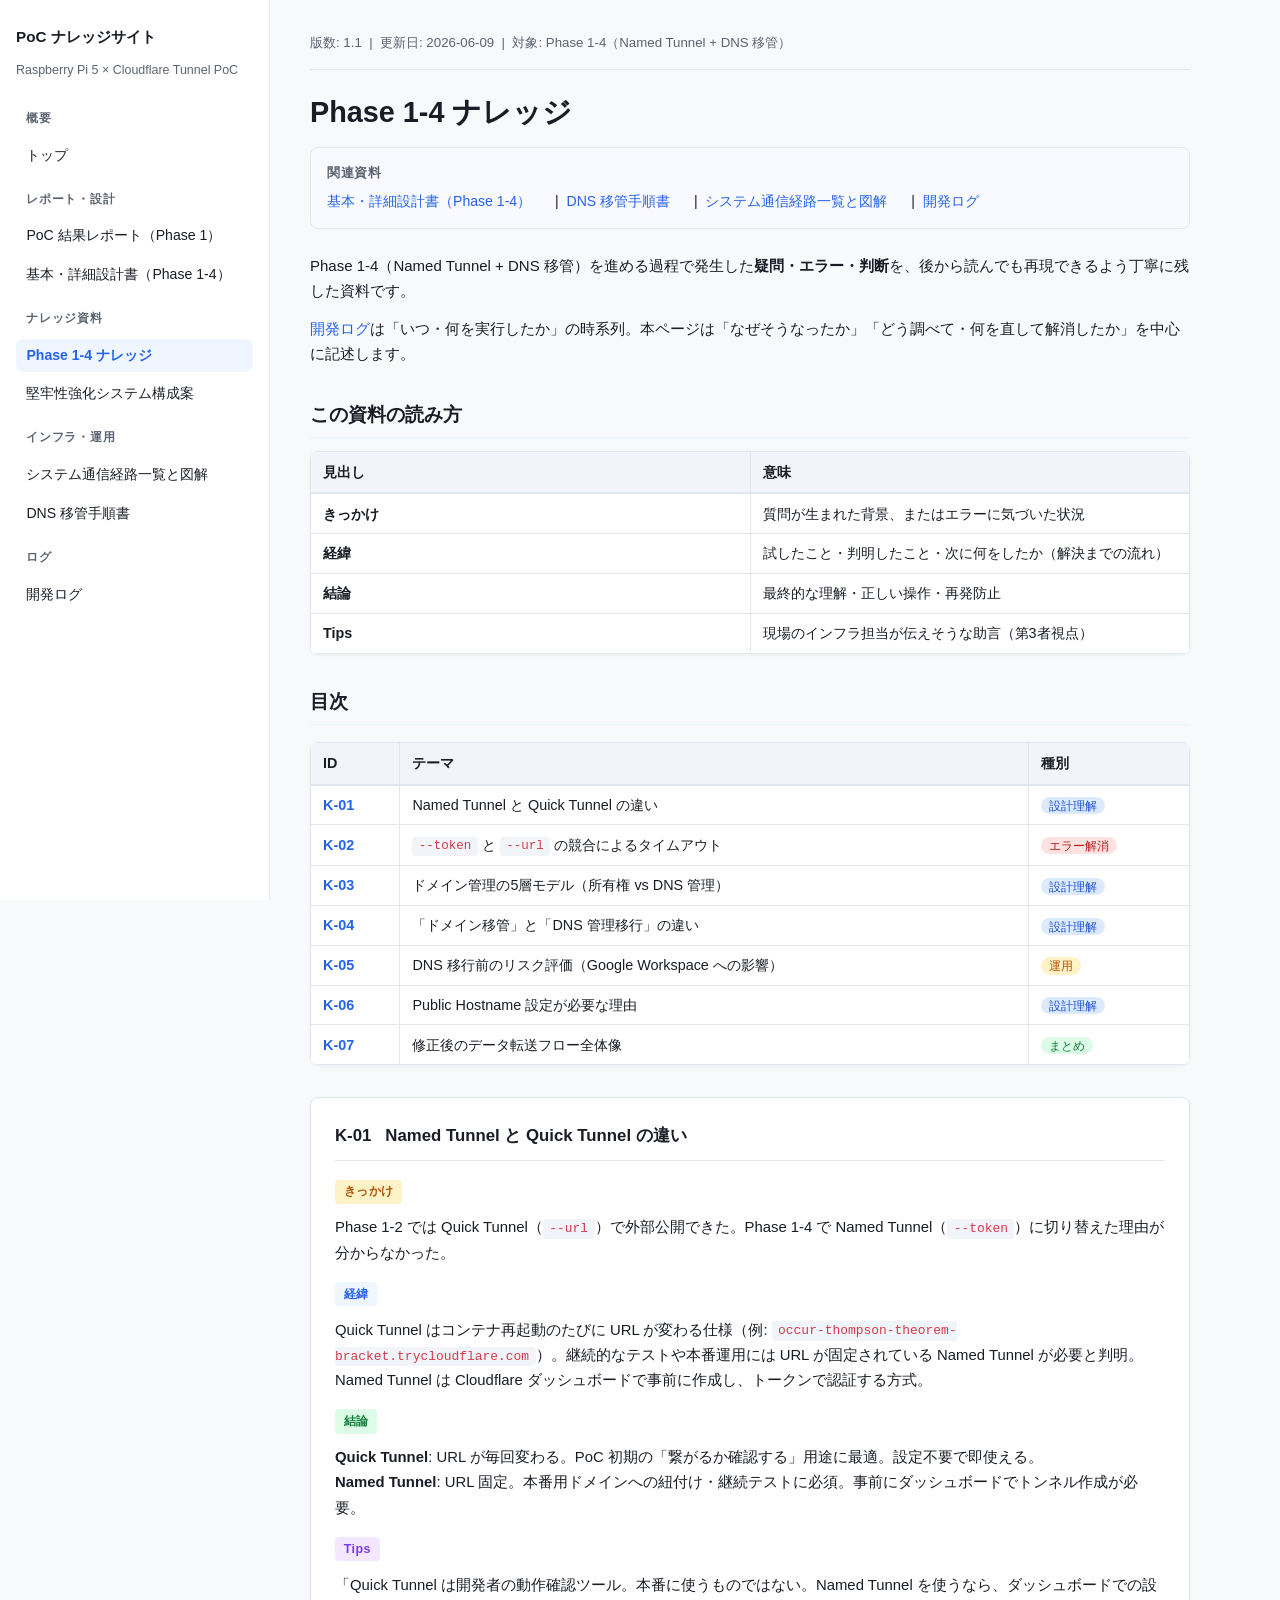
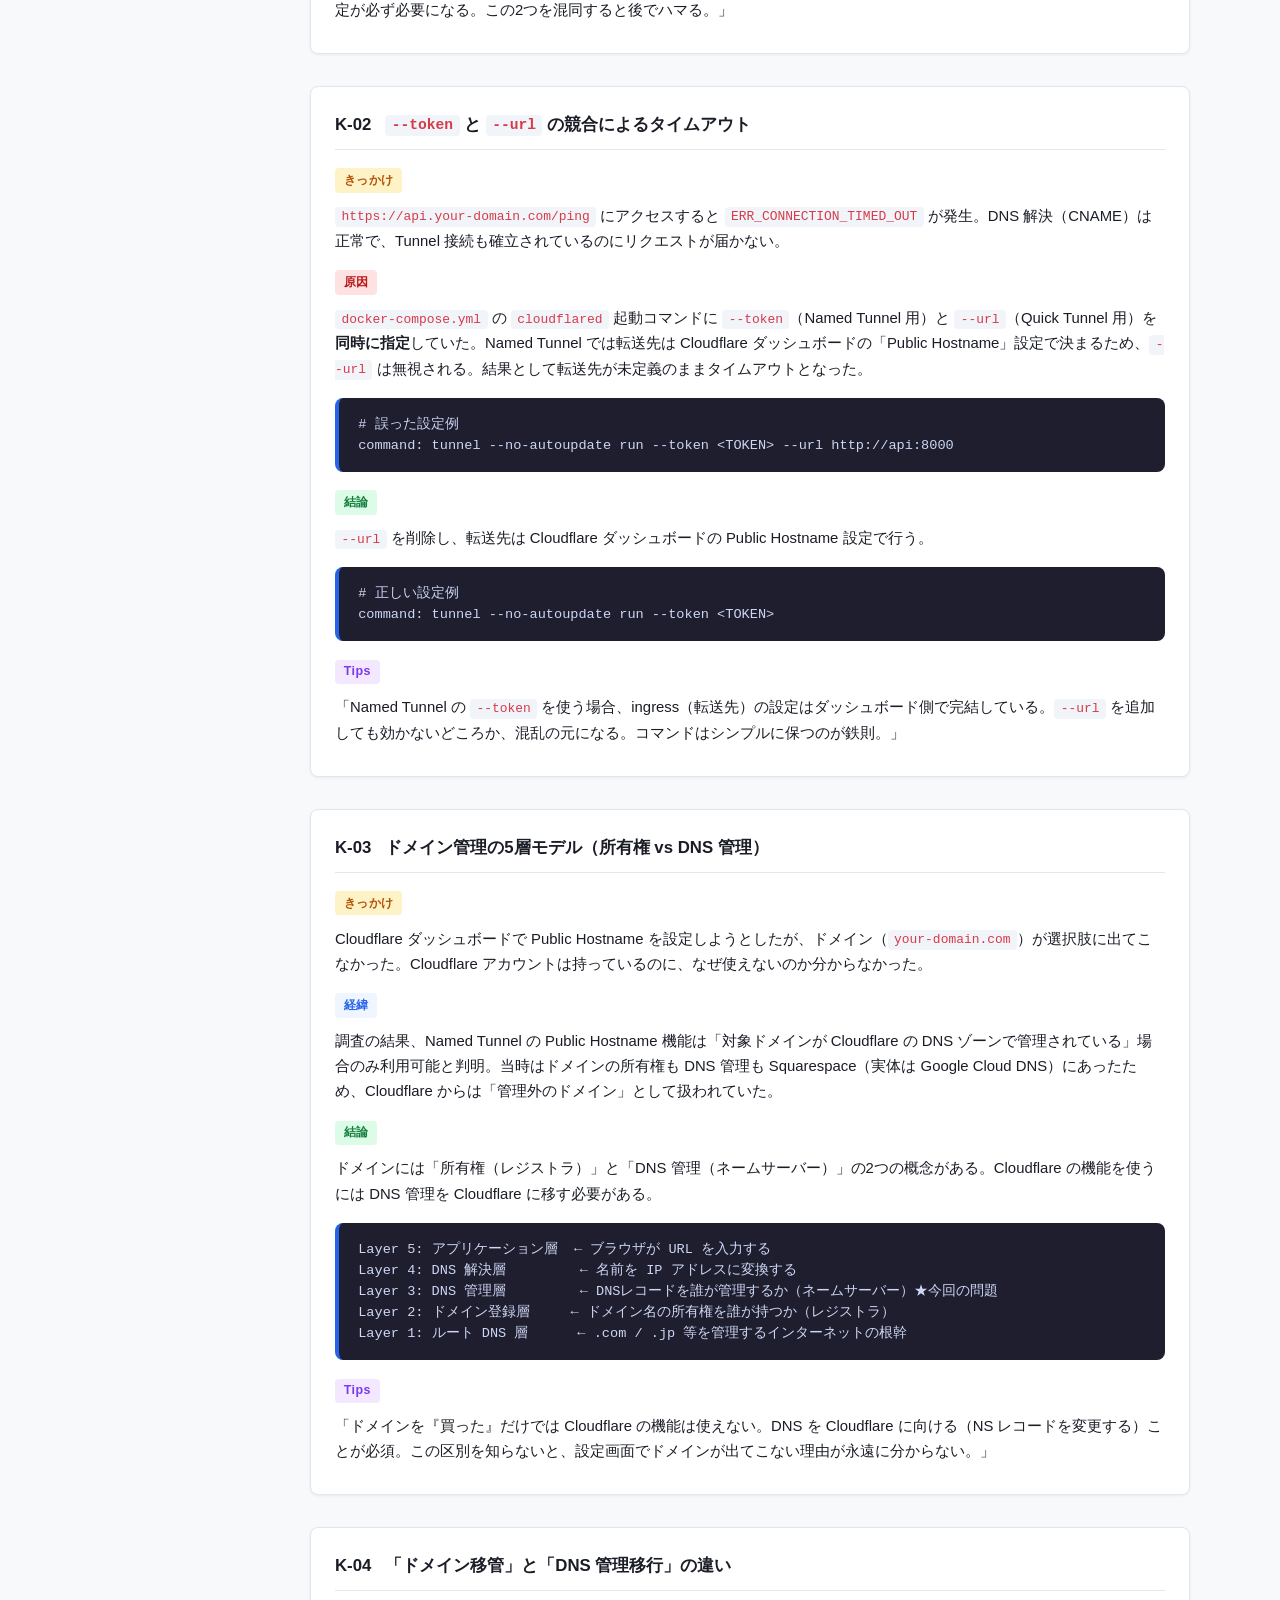
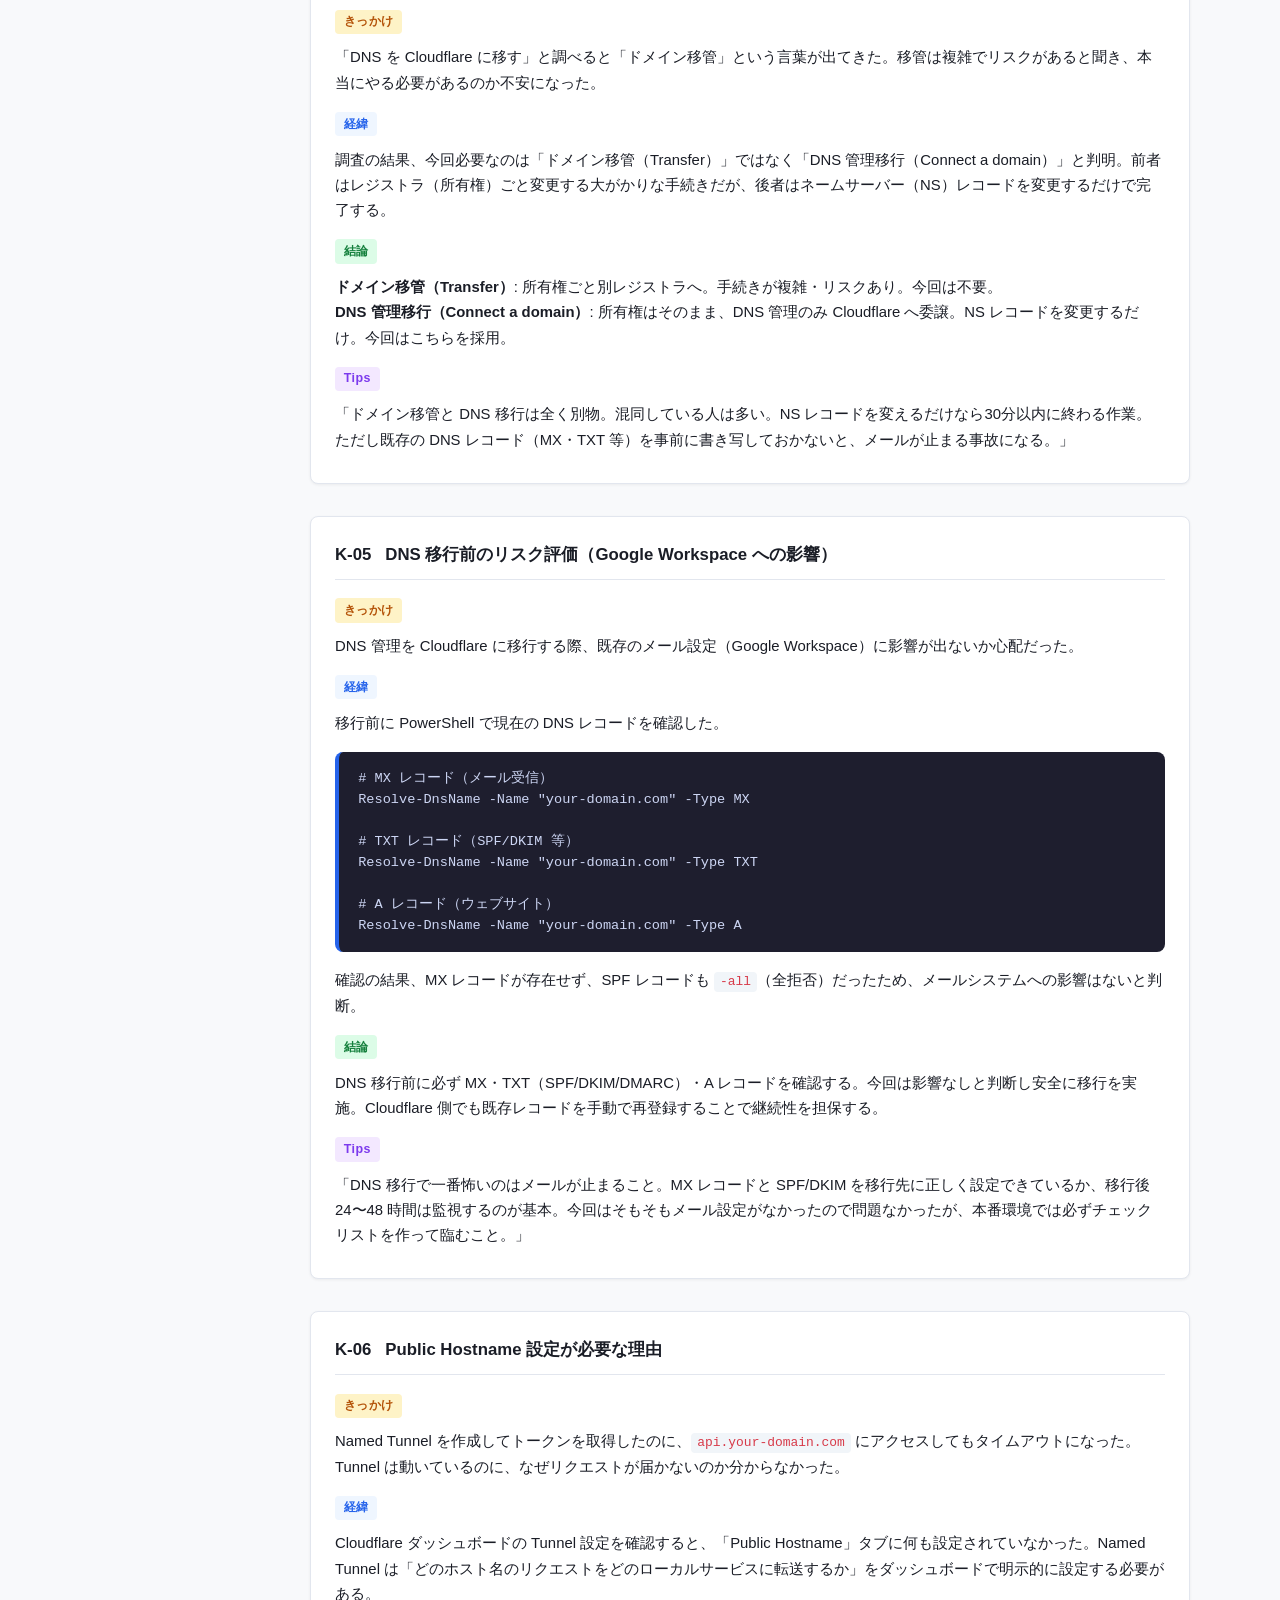
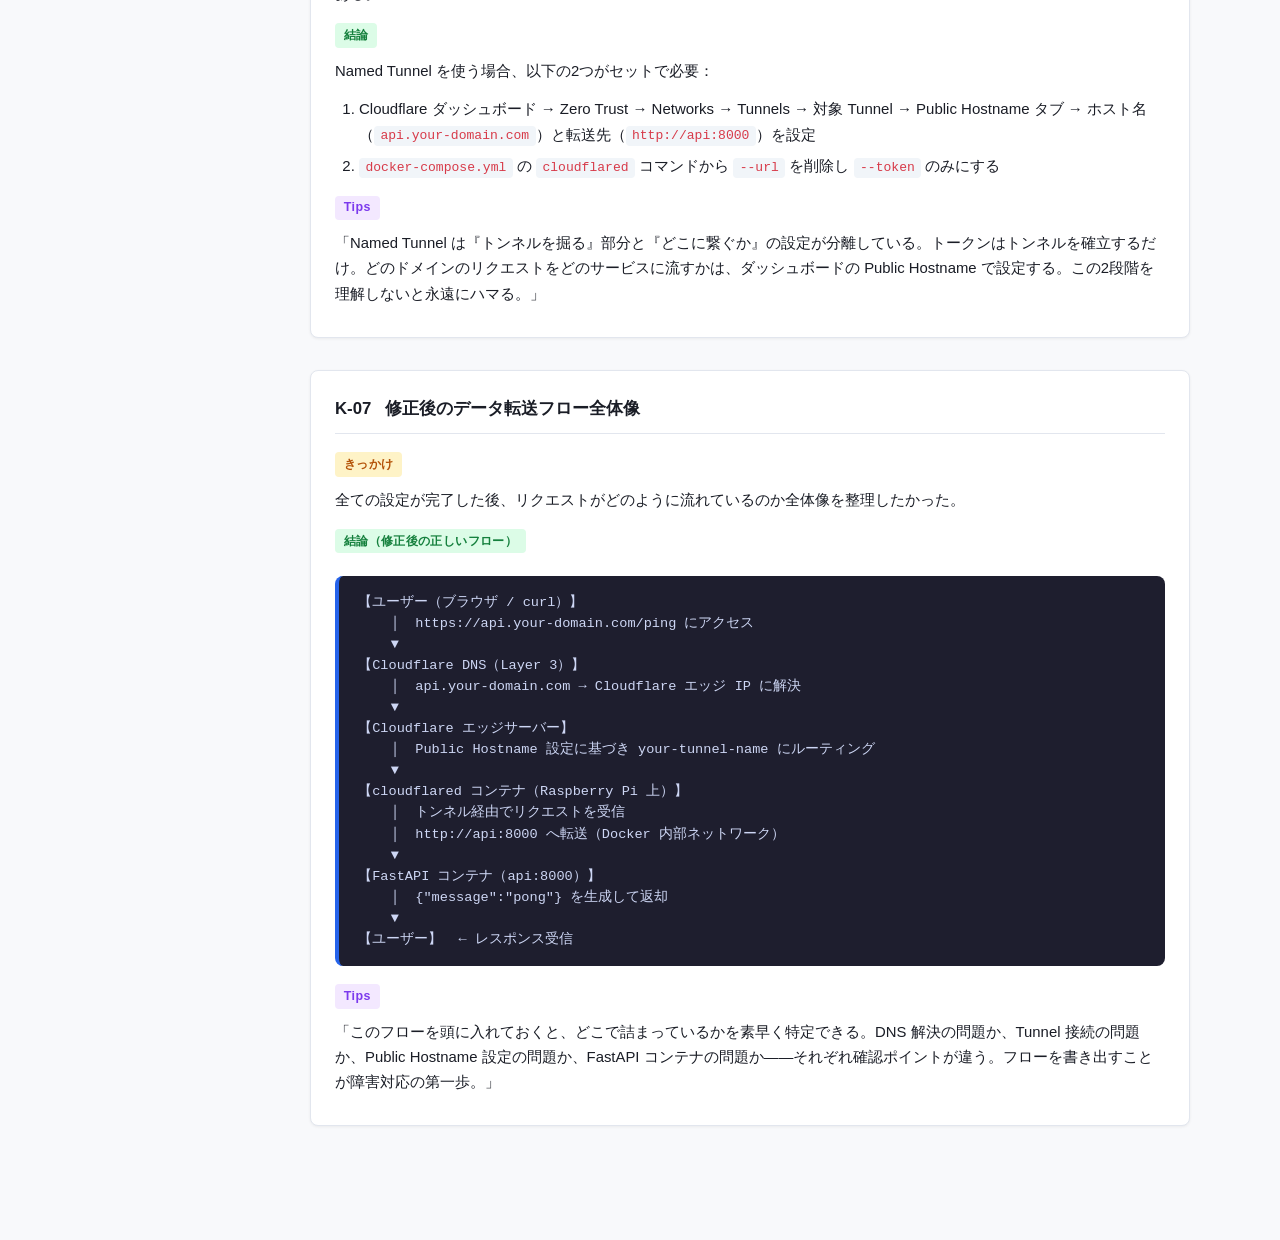
<file: docs_site/knowledge-phase1-4.html>
<!DOCTYPE html>
<html lang="ja">
<head>
  <meta charset="UTF-8">
  <meta name="viewport" content="width=device-width, initial-scale=1.0">
  <title>Phase 1-4 ナレッジ | PoC ナレッジサイト</title>
  <link rel="stylesheet" href="assets/css/style.css">
</head>
<body>
  <div class="layout">
    <nav class="sidebar">
      <div class="site-title">PoC ナレッジサイト</div>
      <p class="project-name">Raspberry Pi 5 × Cloudflare Tunnel PoC</p>
        <div class="nav-section-label">概要</div>
        <ul>
          <li><a href="index.html">トップ</a></li>
        </ul>
        <div class="nav-section-label">レポート・設計</div>
        <ul>
          <li><a href="poc-report.html">PoC 結果レポート（Phase 1）</a></li>
          <li><a href="design-phase1-4.html">基本・詳細設計書（Phase 1-4）</a></li>
        </ul>
        <div class="nav-section-label">ナレッジ資料</div>
        <ul>
          <li><a href="knowledge-phase1-4.html" class="active">Phase 1-4 ナレッジ</a></li>
          <li><a href="robustness.html">堅牢性強化システム構成案</a></li>
        </ul>
        <div class="nav-section-label">インフラ・運用</div>
        <ul>
          <li><a href="network-routes.html">システム通信経路一覧と図解</a></li>
          <li><a href="dns-migration.html">DNS 移管手順書</a></li>
        </ul>
        <div class="nav-section-label">ログ</div>
        <ul>
          <li><a href="dev-log.html">開発ログ</a></li>
        </ul>
    </nav>
    <main class="content">
      <div class="doc-meta">版数: 1.1 &nbsp;|&nbsp; 更新日: 2026-06-09 &nbsp;|&nbsp; 対象: Phase 1-4（Named Tunnel + DNS 移管）</div>
      <h1 class="page-title">Phase 1-4 ナレッジ</h1>

      <div class="related-links">
        <strong>関連資料</strong>
        <a href="design-phase1-4.html">基本・詳細設計書（Phase 1-4）</a> &nbsp;|&nbsp;
        <a href="dns-migration.html">DNS 移管手順書</a> &nbsp;|&nbsp;
        <a href="network-routes.html">システム通信経路一覧と図解</a> &nbsp;|&nbsp;
        <a href="dev-log.html">開発ログ</a>
      </div>

      <p>
        Phase 1-4（Named Tunnel + DNS 移管）を進める過程で発生した<strong>疑問・エラー・判断</strong>を、後から読んでも再現できるよう丁寧に残した資料です。
      </p>
      <p>
        <a href="dev-log.html">開発ログ</a>は「いつ・何を実行したか」の時系列。本ページは「なぜそうなったか」「どう調べて・何を直して解消したか」を中心に記述します。
      </p>

      <h2>この資料の読み方</h2>
      <table class="guide-table">
        <thead>
          <tr><th>見出し</th><th>意味</th></tr>
        </thead>
        <tbody>
          <tr><td><strong>きっかけ</strong></td><td>質問が生まれた背景、またはエラーに気づいた状況</td></tr>
          <tr><td><strong>経緯</strong></td><td>試したこと・判明したこと・次に何をしたか（解決までの流れ）</td></tr>
          <tr><td><strong>結論</strong></td><td>最終的な理解・正しい操作・再発防止</td></tr>
          <tr><td><strong>Tips</strong></td><td>現場のインフラ担当が伝えそうな助言（第3者視点）</td></tr>
        </tbody>
      </table>

      <h2>目次</h2>
      <table class="knowledge-toc">
        <thead>
          <tr>
            <th>ID</th>
            <th>テーマ</th>
            <th>種別</th>
          </tr>
        </thead>
        <tbody>
          <tr>
            <td class="k-id"><a href="#K-01">K-01</a></td>
            <td>Named Tunnel と Quick Tunnel の違い</td>
            <td><span class="k-type k-type-design">設計理解</span></td>
          </tr>
          <tr>
            <td class="k-id"><a href="#K-02">K-02</a></td>
            <td><code>--token</code> と <code>--url</code> の競合によるタイムアウト</td>
            <td><span class="k-type k-type-error">エラー解消</span></td>
          </tr>
          <tr>
            <td class="k-id"><a href="#K-03">K-03</a></td>
            <td>ドメイン管理の5層モデル（所有権 vs DNS 管理）</td>
            <td><span class="k-type k-type-design">設計理解</span></td>
          </tr>
          <tr>
            <td class="k-id"><a href="#K-04">K-04</a></td>
            <td>「ドメイン移管」と「DNS 管理移行」の違い</td>
            <td><span class="k-type k-type-design">設計理解</span></td>
          </tr>
          <tr>
            <td class="k-id"><a href="#K-05">K-05</a></td>
            <td>DNS 移行前のリスク評価（Google Workspace への影響）</td>
            <td><span class="k-type k-type-ops">運用</span></td>
          </tr>
          <tr>
            <td class="k-id"><a href="#K-06">K-06</a></td>
            <td>Public Hostname 設定が必要な理由</td>
            <td><span class="k-type k-type-design">設計理解</span></td>
          </tr>
          <tr>
            <td class="k-id"><a href="#K-07">K-07</a></td>
            <td>修正後のデータ転送フロー全体像</td>
            <td><span class="k-type k-type-summary">まとめ</span></td>
          </tr>
        </tbody>
      </table>

      <!-- K-01 -->
      <div class="knowledge-card" id="K-01">
        <h3>K-01 &nbsp; Named Tunnel と Quick Tunnel の違い</h3>

        <div class="k-section">
          <span class="k-section-label label-trigger">きっかけ</span>
          <p>Phase 1-2 では Quick Tunnel（<code>--url</code>）で外部公開できた。Phase 1-4 で Named Tunnel（<code>--token</code>）に切り替えた理由が分からなかった。</p>
        </div>

        <div class="k-section">
          <span class="k-section-label">経緯</span>
          <p>Quick Tunnel はコンテナ再起動のたびに URL が変わる仕様（例: <code>occur-thompson-theorem-bracket.trycloudflare.com</code>）。継続的なテストや本番運用には URL が固定されている Named Tunnel が必要と判明。Named Tunnel は Cloudflare ダッシュボードで事前に作成し、トークンで認証する方式。</p>
        </div>

        <div class="k-section">
          <span class="k-section-label label-result">結論</span>
          <p>
            <strong>Quick Tunnel</strong>: URL が毎回変わる。PoC 初期の「繋がるか確認する」用途に最適。設定不要で即使える。<br>
            <strong>Named Tunnel</strong>: URL 固定。本番用ドメインへの紐付け・継続テストに必須。事前にダッシュボードでトンネル作成が必要。
          </p>
        </div>

        <div class="k-section">
          <span class="k-section-label label-expert">Tips</span>
          <p>「Quick Tunnel は開発者の動作確認ツール。本番に使うものではない。Named Tunnel を使うなら、ダッシュボードでの設定が必ず必要になる。この2つを混同すると後でハマる。」</p>
        </div>
      </div>

      <!-- K-02 -->
      <div class="knowledge-card" id="K-02">
        <h3>K-02 &nbsp; <code>--token</code> と <code>--url</code> の競合によるタイムアウト</h3>

        <div class="k-section">
          <span class="k-section-label label-trigger">きっかけ</span>
          <p><code>https://api.your-domain.com/ping</code> にアクセスすると <code>ERR_CONNECTION_TIMED_OUT</code> が発生。DNS 解決（CNAME）は正常で、Tunnel 接続も確立されているのにリクエストが届かない。</p>
        </div>

        <div class="k-section">
          <span class="k-section-label label-cause">原因</span>
          <p><code>docker-compose.yml</code> の <code>cloudflared</code> 起動コマンドに <code>--token</code>（Named Tunnel 用）と <code>--url</code>（Quick Tunnel 用）を<strong>同時に指定</strong>していた。Named Tunnel では転送先は Cloudflare ダッシュボードの「Public Hostname」設定で決まるため、<code>--url</code> は無視される。結果として転送先が未定義のままタイムアウトとなった。</p>
          <pre><code># 誤った設定例
command: tunnel --no-autoupdate run --token &lt;TOKEN&gt; --url http://api:8000</code></pre>
        </div>

        <div class="k-section">
          <span class="k-section-label label-result">結論</span>
          <p><code>--url</code> を削除し、転送先は Cloudflare ダッシュボードの Public Hostname 設定で行う。</p>
          <pre><code># 正しい設定例
command: tunnel --no-autoupdate run --token &lt;TOKEN&gt;</code></pre>
        </div>

        <div class="k-section">
          <span class="k-section-label label-expert">Tips</span>
          <p>「Named Tunnel の <code>--token</code> を使う場合、ingress（転送先）の設定はダッシュボード側で完結している。<code>--url</code> を追加しても効かないどころか、混乱の元になる。コマンドはシンプルに保つのが鉄則。」</p>
        </div>
      </div>

      <!-- K-03 -->
      <div class="knowledge-card" id="K-03">
        <h3>K-03 &nbsp; ドメイン管理の5層モデル（所有権 vs DNS 管理）</h3>

        <div class="k-section">
          <span class="k-section-label label-trigger">きっかけ</span>
          <p>Cloudflare ダッシュボードで Public Hostname を設定しようとしたが、ドメイン（<code>your-domain.com</code>）が選択肢に出てこなかった。Cloudflare アカウントは持っているのに、なぜ使えないのか分からなかった。</p>
        </div>

        <div class="k-section">
          <span class="k-section-label">経緯</span>
          <p>調査の結果、Named Tunnel の Public Hostname 機能は「対象ドメインが Cloudflare の DNS ゾーンで管理されている」場合のみ利用可能と判明。当時はドメインの所有権も DNS 管理も Squarespace（実体は Google Cloud DNS）にあったため、Cloudflare からは「管理外のドメイン」として扱われていた。</p>
        </div>

        <div class="k-section">
          <span class="k-section-label label-result">結論</span>
          <p>ドメインには「所有権（レジストラ）」と「DNS 管理（ネームサーバー）」の2つの概念がある。Cloudflare の機能を使うには DNS 管理を Cloudflare に移す必要がある。</p>
          <pre><code>Layer 5: アプリケーション層  ← ブラウザが URL を入力する
Layer 4: DNS 解決層         ← 名前を IP アドレスに変換する
Layer 3: DNS 管理層         ← DNSレコードを誰が管理するか（ネームサーバー）★今回の問題
Layer 2: ドメイン登録層     ← ドメイン名の所有権を誰が持つか（レジストラ）
Layer 1: ルート DNS 層      ← .com / .jp 等を管理するインターネットの根幹</code></pre>
        </div>

        <div class="k-section">
          <span class="k-section-label label-expert">Tips</span>
          <p>「ドメインを『買った』だけでは Cloudflare の機能は使えない。DNS を Cloudflare に向ける（NS レコードを変更する）ことが必須。この区別を知らないと、設定画面でドメインが出てこない理由が永遠に分からない。」</p>
        </div>
      </div>

      <!-- K-04 -->
      <div class="knowledge-card" id="K-04">
        <h3>K-04 &nbsp; 「ドメイン移管」と「DNS 管理移行」の違い</h3>

        <div class="k-section">
          <span class="k-section-label label-trigger">きっかけ</span>
          <p>「DNS を Cloudflare に移す」と調べると「ドメイン移管」という言葉が出てきた。移管は複雑でリスクがあると聞き、本当にやる必要があるのか不安になった。</p>
        </div>

        <div class="k-section">
          <span class="k-section-label">経緯</span>
          <p>調査の結果、今回必要なのは「ドメイン移管（Transfer）」ではなく「DNS 管理移行（Connect a domain）」と判明。前者はレジストラ（所有権）ごと変更する大がかりな手続きだが、後者はネームサーバー（NS）レコードを変更するだけで完了する。</p>
        </div>

        <div class="k-section">
          <span class="k-section-label label-result">結論</span>
          <p>
            <strong>ドメイン移管（Transfer）</strong>: 所有権ごと別レジストラへ。手続きが複雑・リスクあり。今回は不要。<br>
            <strong>DNS 管理移行（Connect a domain）</strong>: 所有権はそのまま、DNS 管理のみ Cloudflare へ委譲。NS レコードを変更するだけ。今回はこちらを採用。
          </p>
        </div>

        <div class="k-section">
          <span class="k-section-label label-expert">Tips</span>
          <p>「ドメイン移管と DNS 移行は全く別物。混同している人は多い。NS レコードを変えるだけなら30分以内に終わる作業。ただし既存の DNS レコード（MX・TXT 等）を事前に書き写しておかないと、メールが止まる事故になる。」</p>
        </div>
      </div>

      <!-- K-05 -->
      <div class="knowledge-card" id="K-05">
        <h3>K-05 &nbsp; DNS 移行前のリスク評価（Google Workspace への影響）</h3>

        <div class="k-section">
          <span class="k-section-label label-trigger">きっかけ</span>
          <p>DNS 管理を Cloudflare に移行する際、既存のメール設定（Google Workspace）に影響が出ないか心配だった。</p>
        </div>

        <div class="k-section">
          <span class="k-section-label">経緯</span>
          <p>移行前に PowerShell で現在の DNS レコードを確認した。</p>
          <pre><code># MX レコード（メール受信）
Resolve-DnsName -Name "your-domain.com" -Type MX

# TXT レコード（SPF/DKIM 等）
Resolve-DnsName -Name "your-domain.com" -Type TXT

# A レコード（ウェブサイト）
Resolve-DnsName -Name "your-domain.com" -Type A</code></pre>
          <p>確認の結果、MX レコードが存在せず、SPF レコードも <code>-all</code>（全拒否）だったため、メールシステムへの影響はないと判断。</p>
        </div>

        <div class="k-section">
          <span class="k-section-label label-result">結論</span>
          <p>DNS 移行前に必ず MX・TXT（SPF/DKIM/DMARC）・A レコードを確認する。今回は影響なしと判断し安全に移行を実施。Cloudflare 側でも既存レコードを手動で再登録することで継続性を担保する。</p>
        </div>

        <div class="k-section">
          <span class="k-section-label label-expert">Tips</span>
          <p>「DNS 移行で一番怖いのはメールが止まること。MX レコードと SPF/DKIM を移行先に正しく設定できているか、移行後 24〜48 時間は監視するのが基本。今回はそもそもメール設定がなかったので問題なかったが、本番環境では必ずチェックリストを作って臨むこと。」</p>
        </div>
      </div>

      <!-- K-06 -->
      <div class="knowledge-card" id="K-06">
        <h3>K-06 &nbsp; Public Hostname 設定が必要な理由</h3>

        <div class="k-section">
          <span class="k-section-label label-trigger">きっかけ</span>
          <p>Named Tunnel を作成してトークンを取得したのに、<code>api.your-domain.com</code> にアクセスしてもタイムアウトになった。Tunnel は動いているのに、なぜリクエストが届かないのか分からなかった。</p>
        </div>

        <div class="k-section">
          <span class="k-section-label">経緯</span>
          <p>Cloudflare ダッシュボードの Tunnel 設定を確認すると、「Public Hostname」タブに何も設定されていなかった。Named Tunnel は「どのホスト名のリクエストをどのローカルサービスに転送するか」をダッシュボードで明示的に設定する必要がある。</p>
        </div>

        <div class="k-section">
          <span class="k-section-label label-result">結論</span>
          <p>Named Tunnel を使う場合、以下の2つがセットで必要：</p>
          <ol>
            <li>Cloudflare ダッシュボード → Zero Trust → Networks → Tunnels → 対象 Tunnel → Public Hostname タブ → ホスト名（<code>api.your-domain.com</code>）と転送先（<code>http://api:8000</code>）を設定</li>
            <li><code>docker-compose.yml</code> の <code>cloudflared</code> コマンドから <code>--url</code> を削除し <code>--token</code> のみにする</li>
          </ol>
        </div>

        <div class="k-section">
          <span class="k-section-label label-expert">Tips</span>
          <p>「Named Tunnel は『トンネルを掘る』部分と『どこに繋ぐか』の設定が分離している。トークンはトンネルを確立するだけ。どのドメインのリクエストをどのサービスに流すかは、ダッシュボードの Public Hostname で設定する。この2段階を理解しないと永遠にハマる。」</p>
        </div>
      </div>

      <!-- K-07 -->
      <div class="knowledge-card" id="K-07">
        <h3>K-07 &nbsp; 修正後のデータ転送フロー全体像</h3>

        <div class="k-section">
          <span class="k-section-label label-trigger">きっかけ</span>
          <p>全ての設定が完了した後、リクエストがどのように流れているのか全体像を整理したかった。</p>
        </div>

        <div class="k-section">
          <span class="k-section-label label-result">結論（修正後の正しいフロー）</span>
          <pre><code>【ユーザー（ブラウザ / curl）】
    │  https://api.your-domain.com/ping にアクセス
    ▼
【Cloudflare DNS（Layer 3）】
    │  api.your-domain.com → Cloudflare エッジ IP に解決
    ▼
【Cloudflare エッジサーバー】
    │  Public Hostname 設定に基づき your-tunnel-name にルーティング
    ▼
【cloudflared コンテナ（Raspberry Pi 上）】
    │  トンネル経由でリクエストを受信
    │  http://api:8000 へ転送（Docker 内部ネットワーク）
    ▼
【FastAPI コンテナ（api:8000）】
    │  {"message":"pong"} を生成して返却
    ▼
【ユーザー】  ← レスポンス受信</code></pre>
        </div>

        <div class="k-section">
          <span class="k-section-label label-expert">Tips</span>
          <p>「このフローを頭に入れておくと、どこで詰まっているかを素早く特定できる。DNS 解決の問題か、Tunnel 接続の問題か、Public Hostname 設定の問題か、FastAPI コンテナの問題か——それぞれ確認ポイントが違う。フローを書き出すことが障害対応の第一歩。」</p>
        </div>
      </div>

    </main>
  </div>
</body>
</html>
</file>
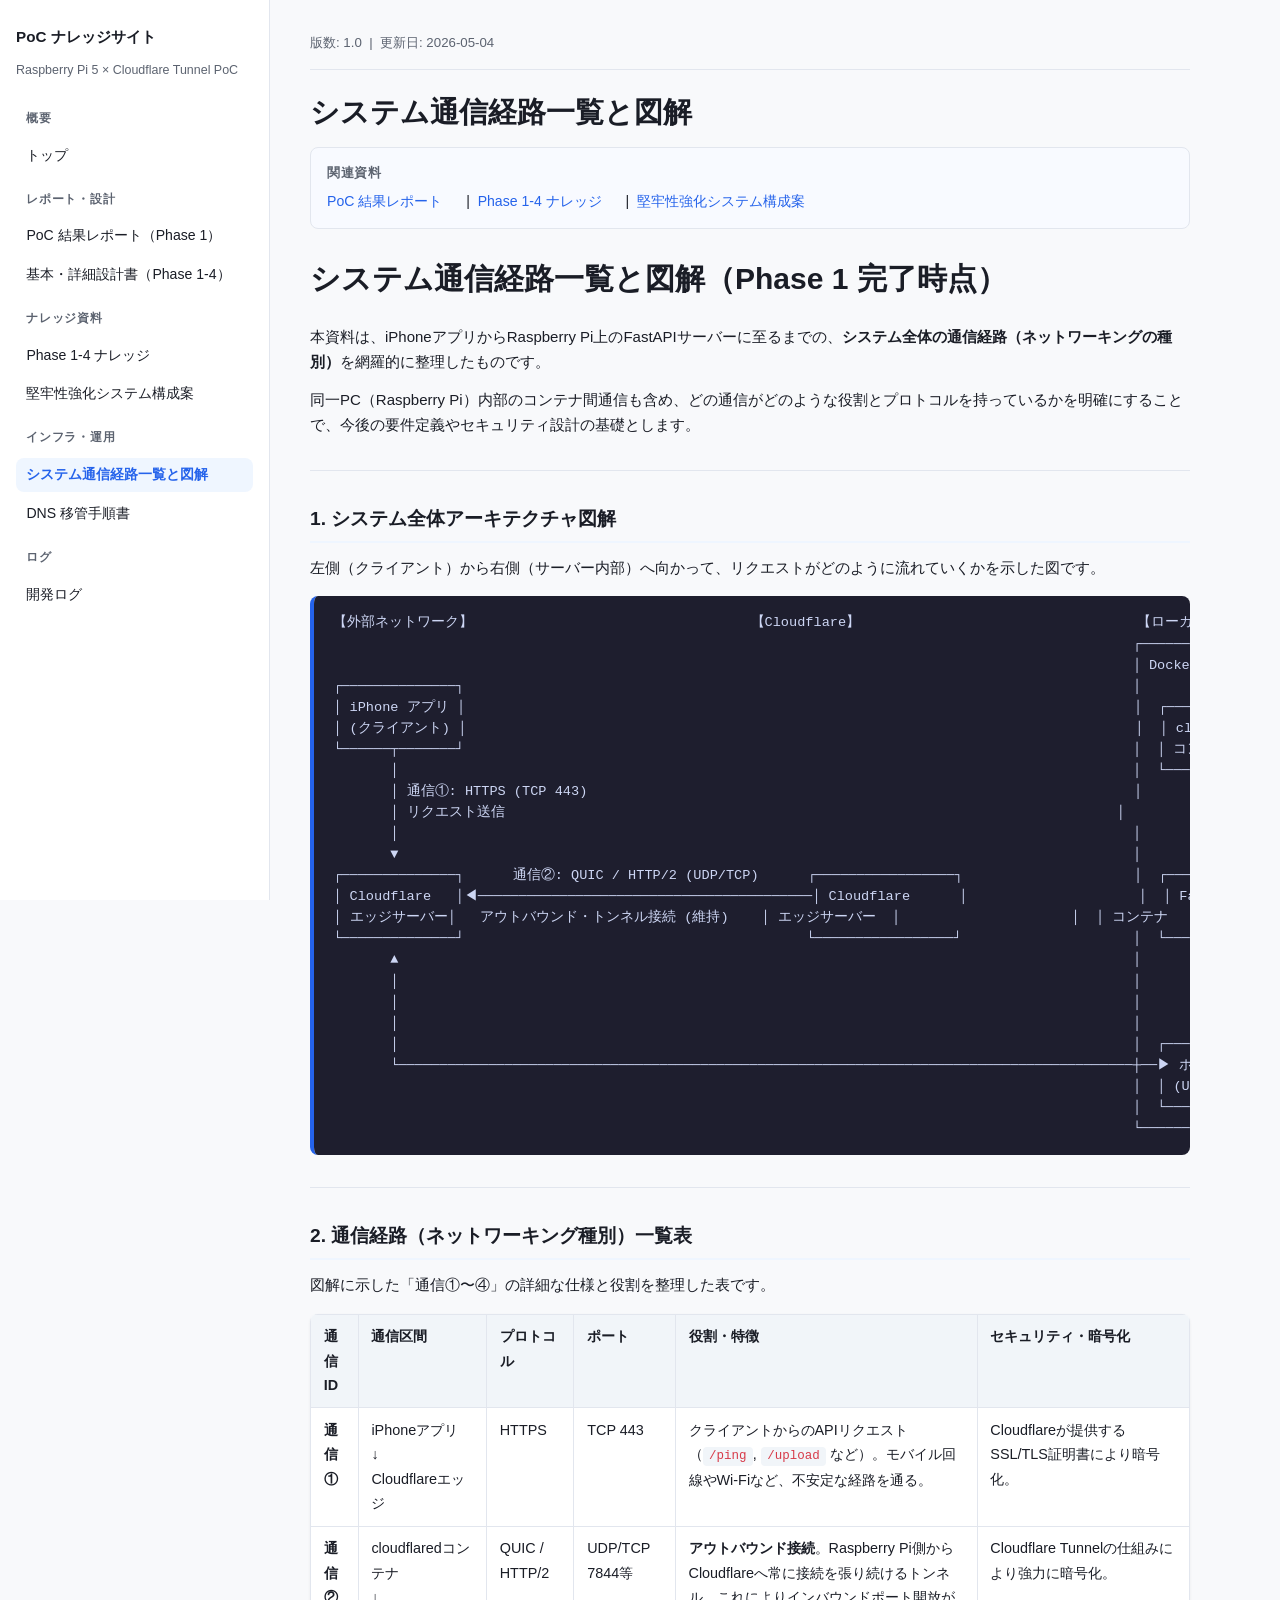
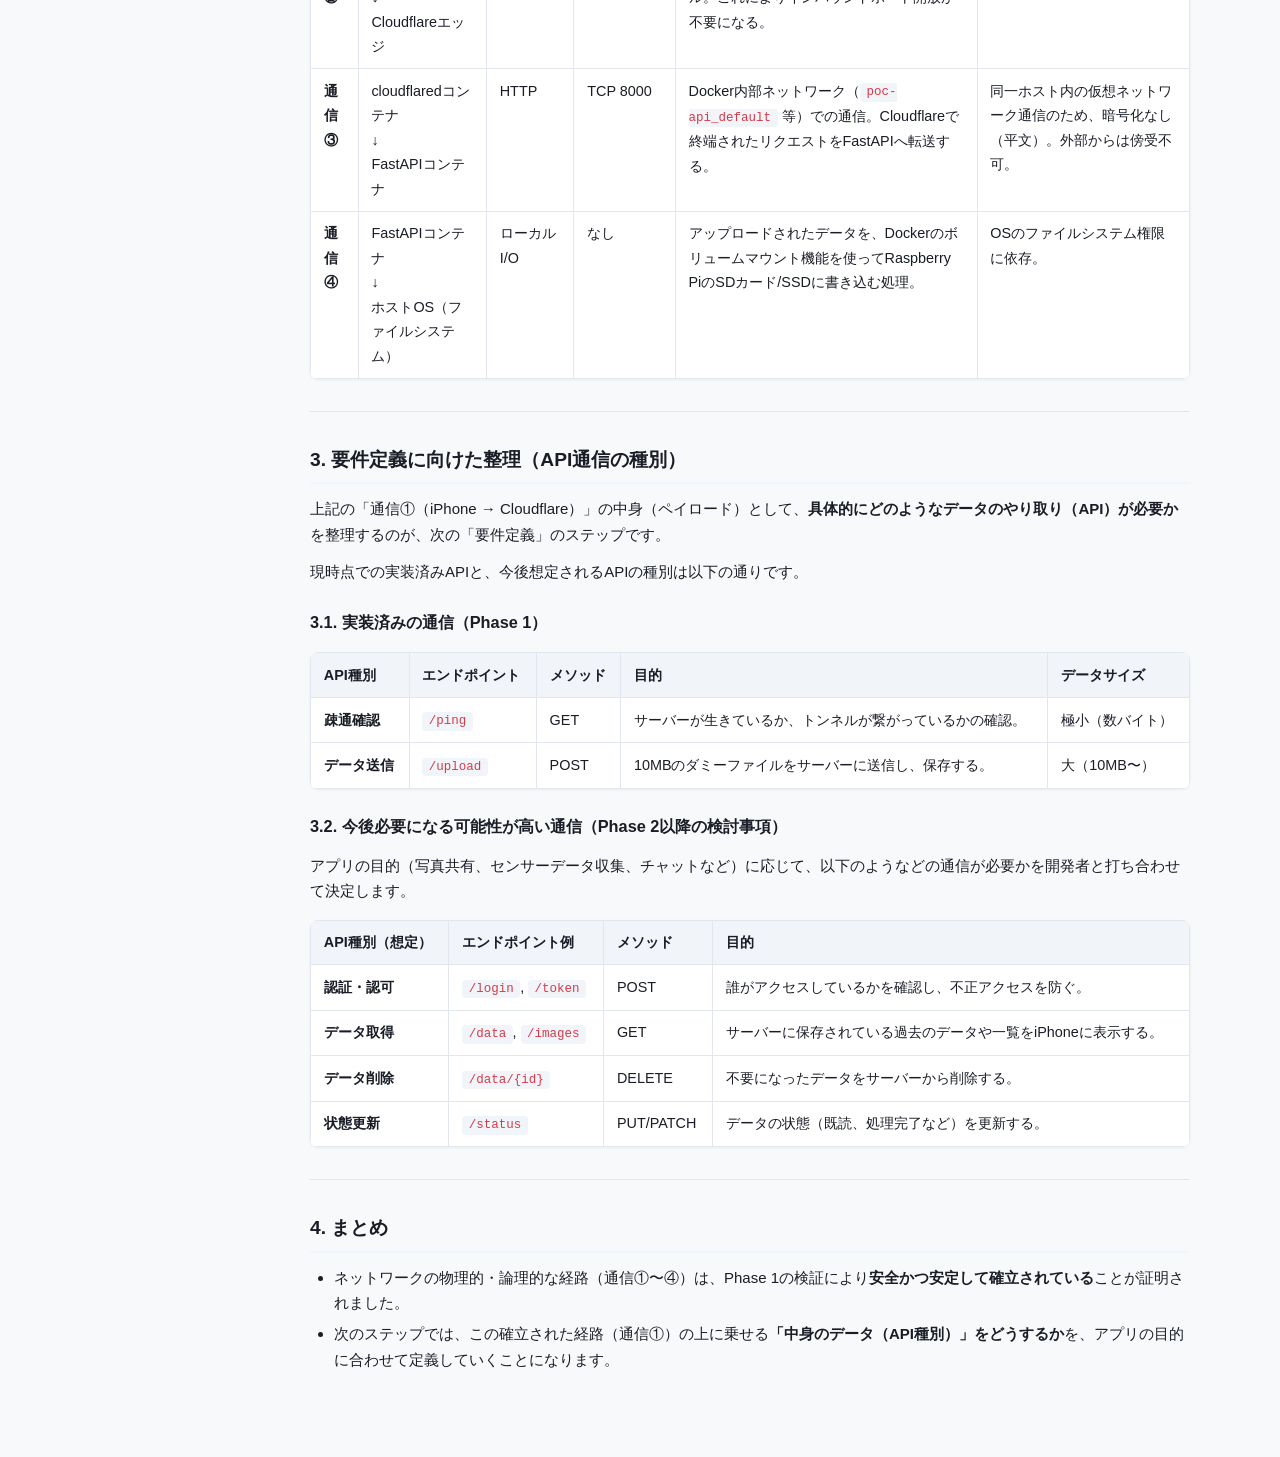
<file: docs_site/network-routes.html>
<!DOCTYPE html>
<html lang="ja">
<head>
  <meta charset="UTF-8">
  <meta name="viewport" content="width=device-width, initial-scale=1.0">
  <title>システム通信経路一覧と図解 | PoC ナレッジサイト</title>
  <link rel="stylesheet" href="assets/css/style.css">
</head>
<body>
  <div class="layout">
    <nav class="sidebar">
      <div class="site-title">PoC ナレッジサイト</div>
      <p class="project-name">Raspberry Pi 5 × Cloudflare Tunnel PoC</p>
        <div class="nav-section-label">概要</div>
        <ul>
          <li><a href="index.html">トップ</a></li>
        </ul>
        <div class="nav-section-label">レポート・設計</div>
        <ul>
          <li><a href="poc-report.html">PoC 結果レポート（Phase 1）</a></li>
          <li><a href="design-phase1-4.html">基本・詳細設計書（Phase 1-4）</a></li>
        </ul>
        <div class="nav-section-label">ナレッジ資料</div>
        <ul>
          <li><a href="knowledge-phase1-4.html">Phase 1-4 ナレッジ</a></li>
          <li><a href="robustness.html">堅牢性強化システム構成案</a></li>
        </ul>
        <div class="nav-section-label">インフラ・運用</div>
        <ul>
          <li><a href="network-routes.html" class="active">システム通信経路一覧と図解</a></li>
          <li><a href="dns-migration.html">DNS 移管手順書</a></li>
        </ul>
        <div class="nav-section-label">ログ</div>
        <ul>
          <li><a href="dev-log.html">開発ログ</a></li>
        </ul>
    </nav>
    <main class="content">
      <div class="doc-meta">版数: 1.0 &nbsp;|&nbsp; 更新日: 2026-05-04</div>
      <h1 class="page-title">システム通信経路一覧と図解</h1>
      <div class="related-links">
        <strong>関連資料</strong>
        <a href="poc-report.html">PoC 結果レポート</a> &nbsp;|&nbsp; <a href="knowledge-phase1-4.html">Phase 1-4 ナレッジ</a> &nbsp;|&nbsp; <a href="robustness.html">堅牢性強化システム構成案</a>
      </div>

      <h1 id="phase-1">システム通信経路一覧と図解（Phase 1 完了時点）</h1>
<p>本資料は、iPhoneアプリからRaspberry Pi上のFastAPIサーバーに至るまでの、<strong>システム全体の通信経路（ネットワーキングの種別）</strong>を網羅的に整理したものです。</p>
<p>同一PC（Raspberry Pi）内部のコンテナ間通信も含め、どの通信がどのような役割とプロトコルを持っているかを明確にすることで、今後の要件定義やセキュリティ設計の基礎とします。</p>
<hr>
<h2 id="1">1. システム全体アーキテクチャ図解</h2>
<p>左側（クライアント）から右側（サーバー内部）へ向かって、リクエストがどのように流れていくかを示した図です。</p>
<pre><code class="language-text">【外部ネットワーク】                                  【Cloudflare】                                  【ローカルネットワーク（Raspberry Pi 5 内部）】
                                                                                                  ┌───────────────────────────────────────────────┐
                                                                                                  │ Docker Engine                                 │
┌──────────────┐                                                                                  │                                               │
│ iPhone アプリ │                                                                                  │  ┌─────────────────┐                          │
│ (クライアント) │                                                                                  │  │ cloudflared     │                          │
└──────┬───────┘                                                                                  │  │ コンテナ        │                          │
       │                                                                                          │  └───────┬─────────┘                          │
       │ 通信①: HTTPS (TCP 443)                                                                   │          │                                │
       │ リクエスト送信                                                                           │          │ 通信③: HTTP (TCP 8000)         │
       │                                                                                          │          │ リクエスト転送                 │
       ▼                                                                                          │          ▼                                │
┌──────────────┐      通信②: QUIC / HTTP/2 (UDP/TCP)      ┌─────────────────┐                     │  ┌─────────────────┐                          │
│ Cloudflare   │◀─────────────────────────────────────────│ Cloudflare      │                     │  │ FastAPI         │                          │
│ エッジサーバー│   アウトバウンド・トンネル接続 (維持)    │ エッジサーバー  │                     │  │ コンテナ        │                          │
└──────────────┘                                          └─────────────────┘                     │  └───────┬─────────┘                          │
       ▲                                                                                          │          │                                │
       │                                                                                          │          │ 通信④: UNIX Domain Socket /    │
       │                                                                                          │          │        ローカルファイルI/O     │
       │                                                                                          │          ▼                                │
       │                                                                                          │  ┌─────────────────┐                          │
       └──────────────────────────────────────────────────────────────────────────────────────────┼──▶ ホストOS        │                          │
                                                                                                  │  │ (Ubuntu Server) │                          │
                                                                                                  │  └─────────────────┘                          │
                                                                                                  └───────────────────────────────────────────────┘
</code></pre>
<hr>
<h2 id="2">2. 通信経路（ネットワーキング種別）一覧表</h2>
<p>図解に示した「通信①〜④」の詳細な仕様と役割を整理した表です。</p>
<table>
<thead>
<tr>
<th style="text-align: left;">通信ID</th>
<th style="text-align: left;">通信区間</th>
<th style="text-align: left;">プロトコル</th>
<th style="text-align: left;">ポート</th>
<th style="text-align: left;">役割・特徴</th>
<th style="text-align: left;">セキュリティ・暗号化</th>
</tr>
</thead>
<tbody>
<tr>
<td style="text-align: left;"><strong>通信①</strong></td>
<td style="text-align: left;">iPhoneアプリ<br>↓<br>Cloudflareエッジ</td>
<td style="text-align: left;">HTTPS</td>
<td style="text-align: left;">TCP 443</td>
<td style="text-align: left;">クライアントからのAPIリクエスト（<code>/ping</code>, <code>/upload</code> など）。モバイル回線やWi-Fiなど、不安定な経路を通る。</td>
<td style="text-align: left;">Cloudflareが提供するSSL/TLS証明書により暗号化。</td>
</tr>
<tr>
<td style="text-align: left;"><strong>通信②</strong></td>
<td style="text-align: left;">cloudflaredコンテナ<br>↓<br>Cloudflareエッジ</td>
<td style="text-align: left;">QUIC / HTTP/2</td>
<td style="text-align: left;">UDP/TCP 7844等</td>
<td style="text-align: left;"><strong>アウトバウンド接続</strong>。Raspberry Pi側からCloudflareへ常に接続を張り続けるトンネル。これによりインバウンドポート開放が不要になる。</td>
<td style="text-align: left;">Cloudflare Tunnelの仕組みにより強力に暗号化。</td>
</tr>
<tr>
<td style="text-align: left;"><strong>通信③</strong></td>
<td style="text-align: left;">cloudflaredコンテナ<br>↓<br>FastAPIコンテナ</td>
<td style="text-align: left;">HTTP</td>
<td style="text-align: left;">TCP 8000</td>
<td style="text-align: left;">Docker内部ネットワーク（<code>poc-api_default</code> 等）での通信。Cloudflareで終端されたリクエストをFastAPIへ転送する。</td>
<td style="text-align: left;">同一ホスト内の仮想ネットワーク通信のため、暗号化なし（平文）。外部からは傍受不可。</td>
</tr>
<tr>
<td style="text-align: left;"><strong>通信④</strong></td>
<td style="text-align: left;">FastAPIコンテナ<br>↓<br>ホストOS（ファイルシステム）</td>
<td style="text-align: left;">ローカルI/O</td>
<td style="text-align: left;">なし</td>
<td style="text-align: left;">アップロードされたデータを、Dockerのボリュームマウント機能を使ってRaspberry PiのSDカード/SSDに書き込む処理。</td>
<td style="text-align: left;">OSのファイルシステム権限に依存。</td>
</tr>
</tbody>
</table>
<hr>
<h2 id="3-api">3. 要件定義に向けた整理（API通信の種別）</h2>
<p>上記の「通信①（iPhone → Cloudflare）」の中身（ペイロード）として、<strong>具体的にどのようなデータのやり取り（API）が必要か</strong>を整理するのが、次の「要件定義」のステップです。</p>
<p>現時点での実装済みAPIと、今後想定されるAPIの種別は以下の通りです。</p>
<h3 id="31-phase-1">3.1. 実装済みの通信（Phase 1）</h3>
<table>
<thead>
<tr>
<th style="text-align: left;">API種別</th>
<th style="text-align: left;">エンドポイント</th>
<th style="text-align: left;">メソッド</th>
<th style="text-align: left;">目的</th>
<th style="text-align: left;">データサイズ</th>
</tr>
</thead>
<tbody>
<tr>
<td style="text-align: left;"><strong>疎通確認</strong></td>
<td style="text-align: left;"><code>/ping</code></td>
<td style="text-align: left;">GET</td>
<td style="text-align: left;">サーバーが生きているか、トンネルが繋がっているかの確認。</td>
<td style="text-align: left;">極小（数バイト）</td>
</tr>
<tr>
<td style="text-align: left;"><strong>データ送信</strong></td>
<td style="text-align: left;"><code>/upload</code></td>
<td style="text-align: left;">POST</td>
<td style="text-align: left;">10MBのダミーファイルをサーバーに送信し、保存する。</td>
<td style="text-align: left;">大（10MB〜）</td>
</tr>
</tbody>
</table>
<h3 id="32-phase-2">3.2. 今後必要になる可能性が高い通信（Phase 2以降の検討事項）</h3>
<p>アプリの目的（写真共有、センサーデータ収集、チャットなど）に応じて、以下のようなどの通信が必要かを開発者と打ち合わせて決定します。</p>
<table>
<thead>
<tr>
<th style="text-align: left;">API種別（想定）</th>
<th style="text-align: left;">エンドポイント例</th>
<th style="text-align: left;">メソッド</th>
<th style="text-align: left;">目的</th>
</tr>
</thead>
<tbody>
<tr>
<td style="text-align: left;"><strong>認証・認可</strong></td>
<td style="text-align: left;"><code>/login</code>, <code>/token</code></td>
<td style="text-align: left;">POST</td>
<td style="text-align: left;">誰がアクセスしているかを確認し、不正アクセスを防ぐ。</td>
</tr>
<tr>
<td style="text-align: left;"><strong>データ取得</strong></td>
<td style="text-align: left;"><code>/data</code>, <code>/images</code></td>
<td style="text-align: left;">GET</td>
<td style="text-align: left;">サーバーに保存されている過去のデータや一覧をiPhoneに表示する。</td>
</tr>
<tr>
<td style="text-align: left;"><strong>データ削除</strong></td>
<td style="text-align: left;"><code>/data/{id}</code></td>
<td style="text-align: left;">DELETE</td>
<td style="text-align: left;">不要になったデータをサーバーから削除する。</td>
</tr>
<tr>
<td style="text-align: left;"><strong>状態更新</strong></td>
<td style="text-align: left;"><code>/status</code></td>
<td style="text-align: left;">PUT/PATCH</td>
<td style="text-align: left;">データの状態（既読、処理完了など）を更新する。</td>
</tr>
</tbody>
</table>
<hr>
<h2 id="4">4. まとめ</h2>
<ul>
<li>ネットワークの物理的・論理的な経路（通信①〜④）は、Phase 1の検証により<strong>安全かつ安定して確立されている</strong>ことが証明されました。</li>
<li>次のステップでは、この確立された経路（通信①）の上に乗せる<strong>「中身のデータ（API種別）」をどうするか</strong>を、アプリの目的に合わせて定義していくことになります。</li>
</ul>
    </main>
  </div>
</body>
</html>
</file>
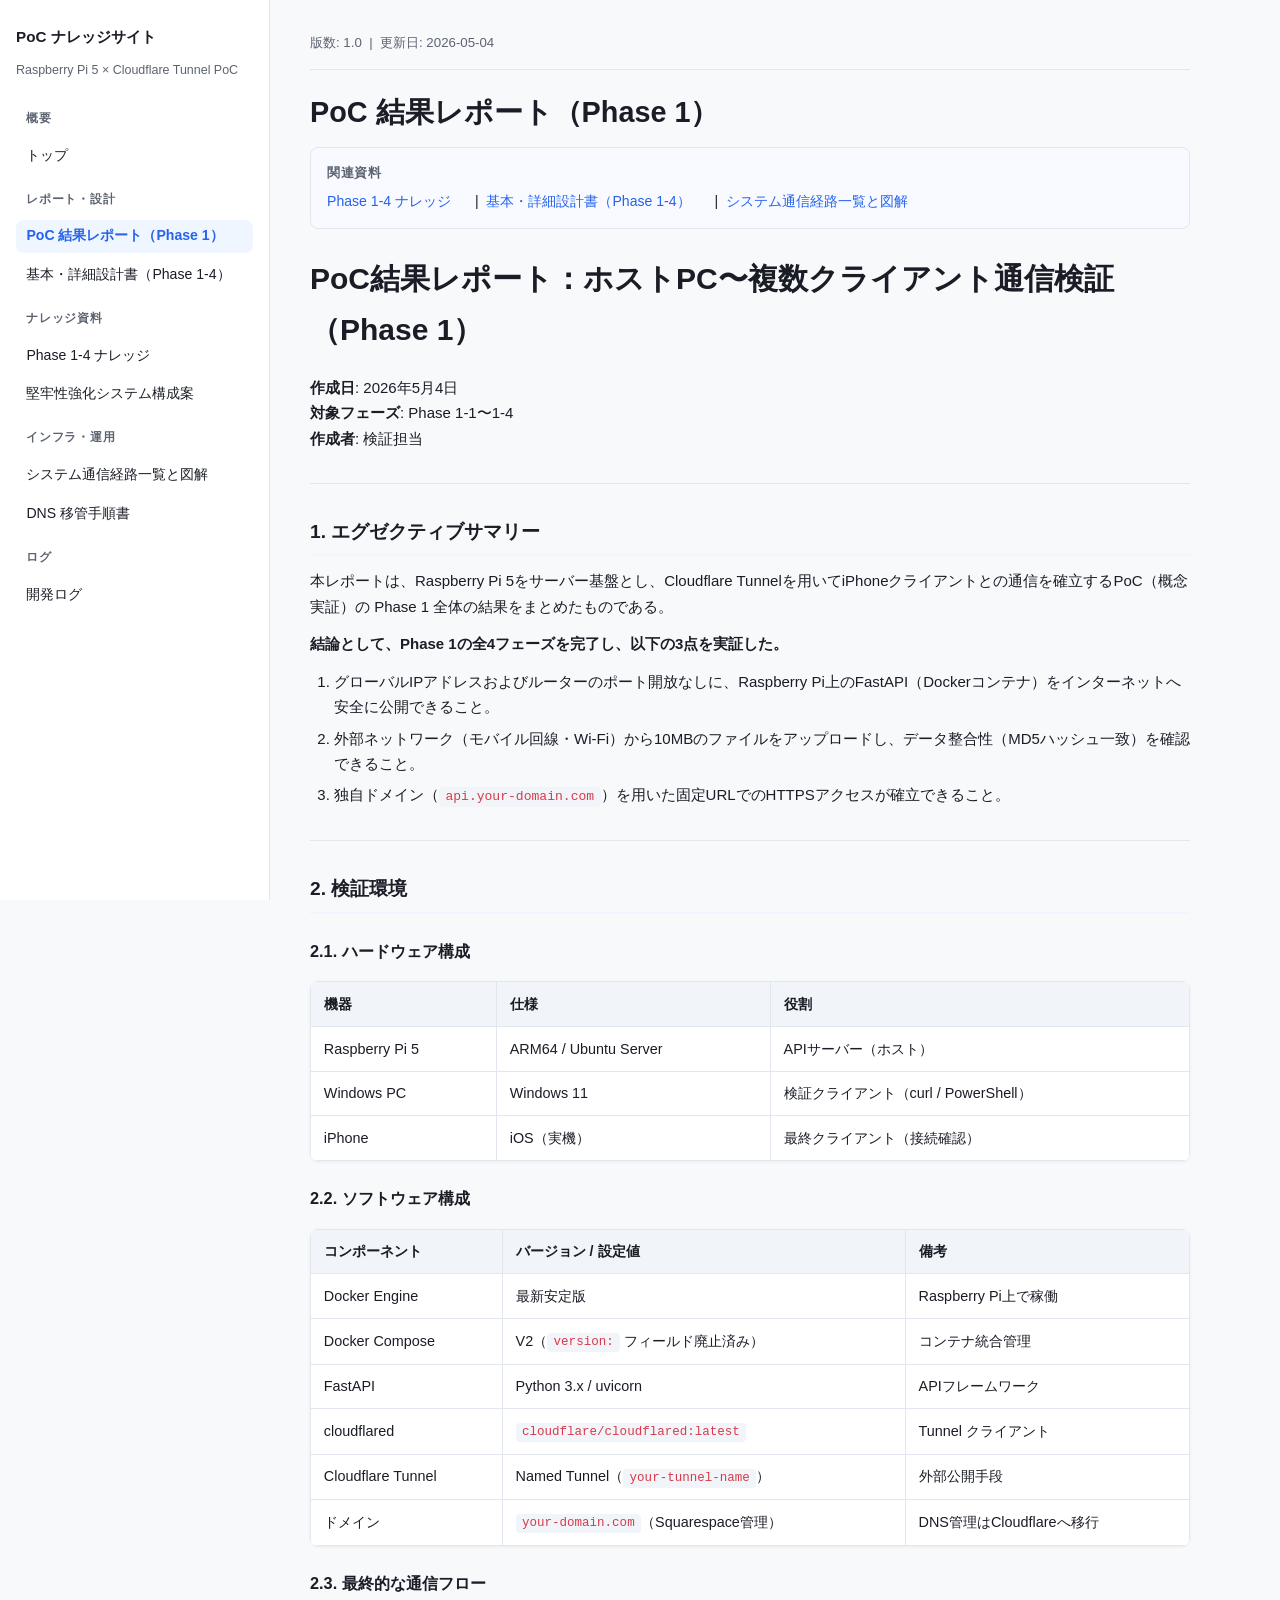
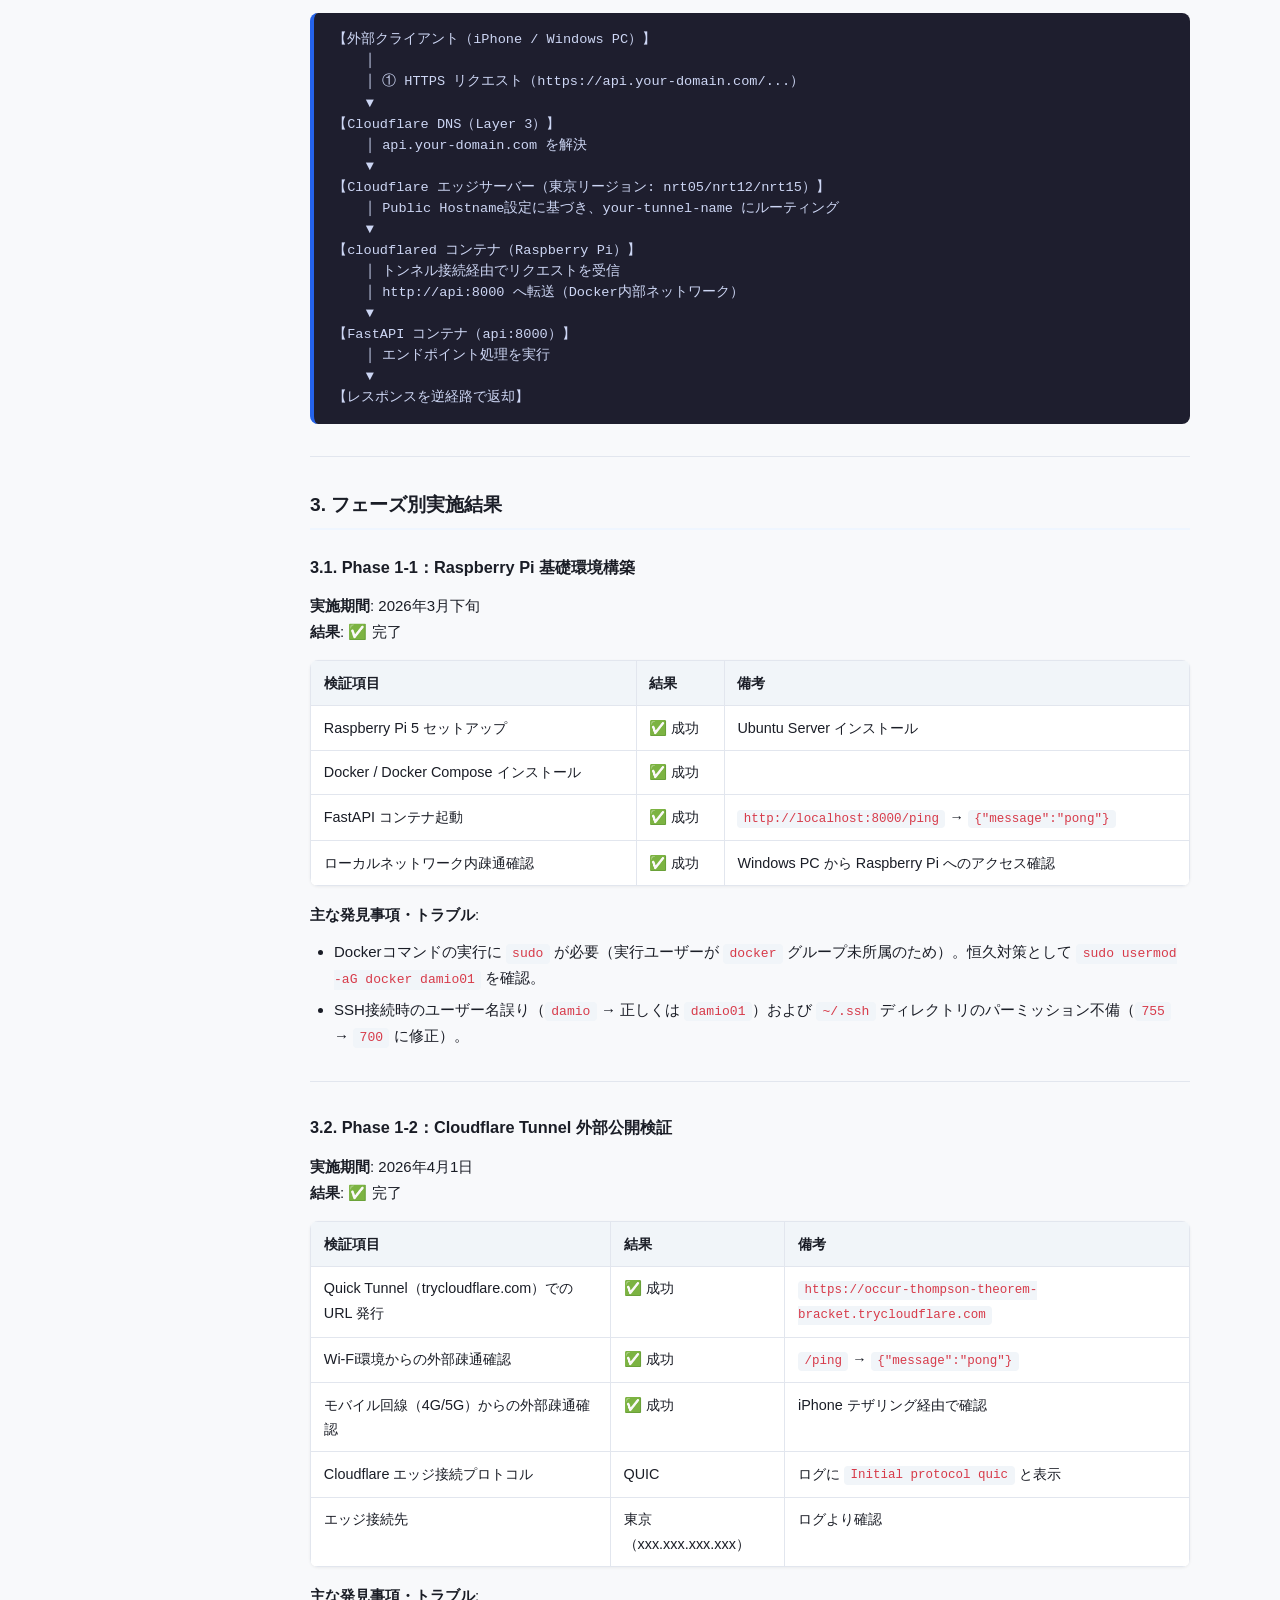
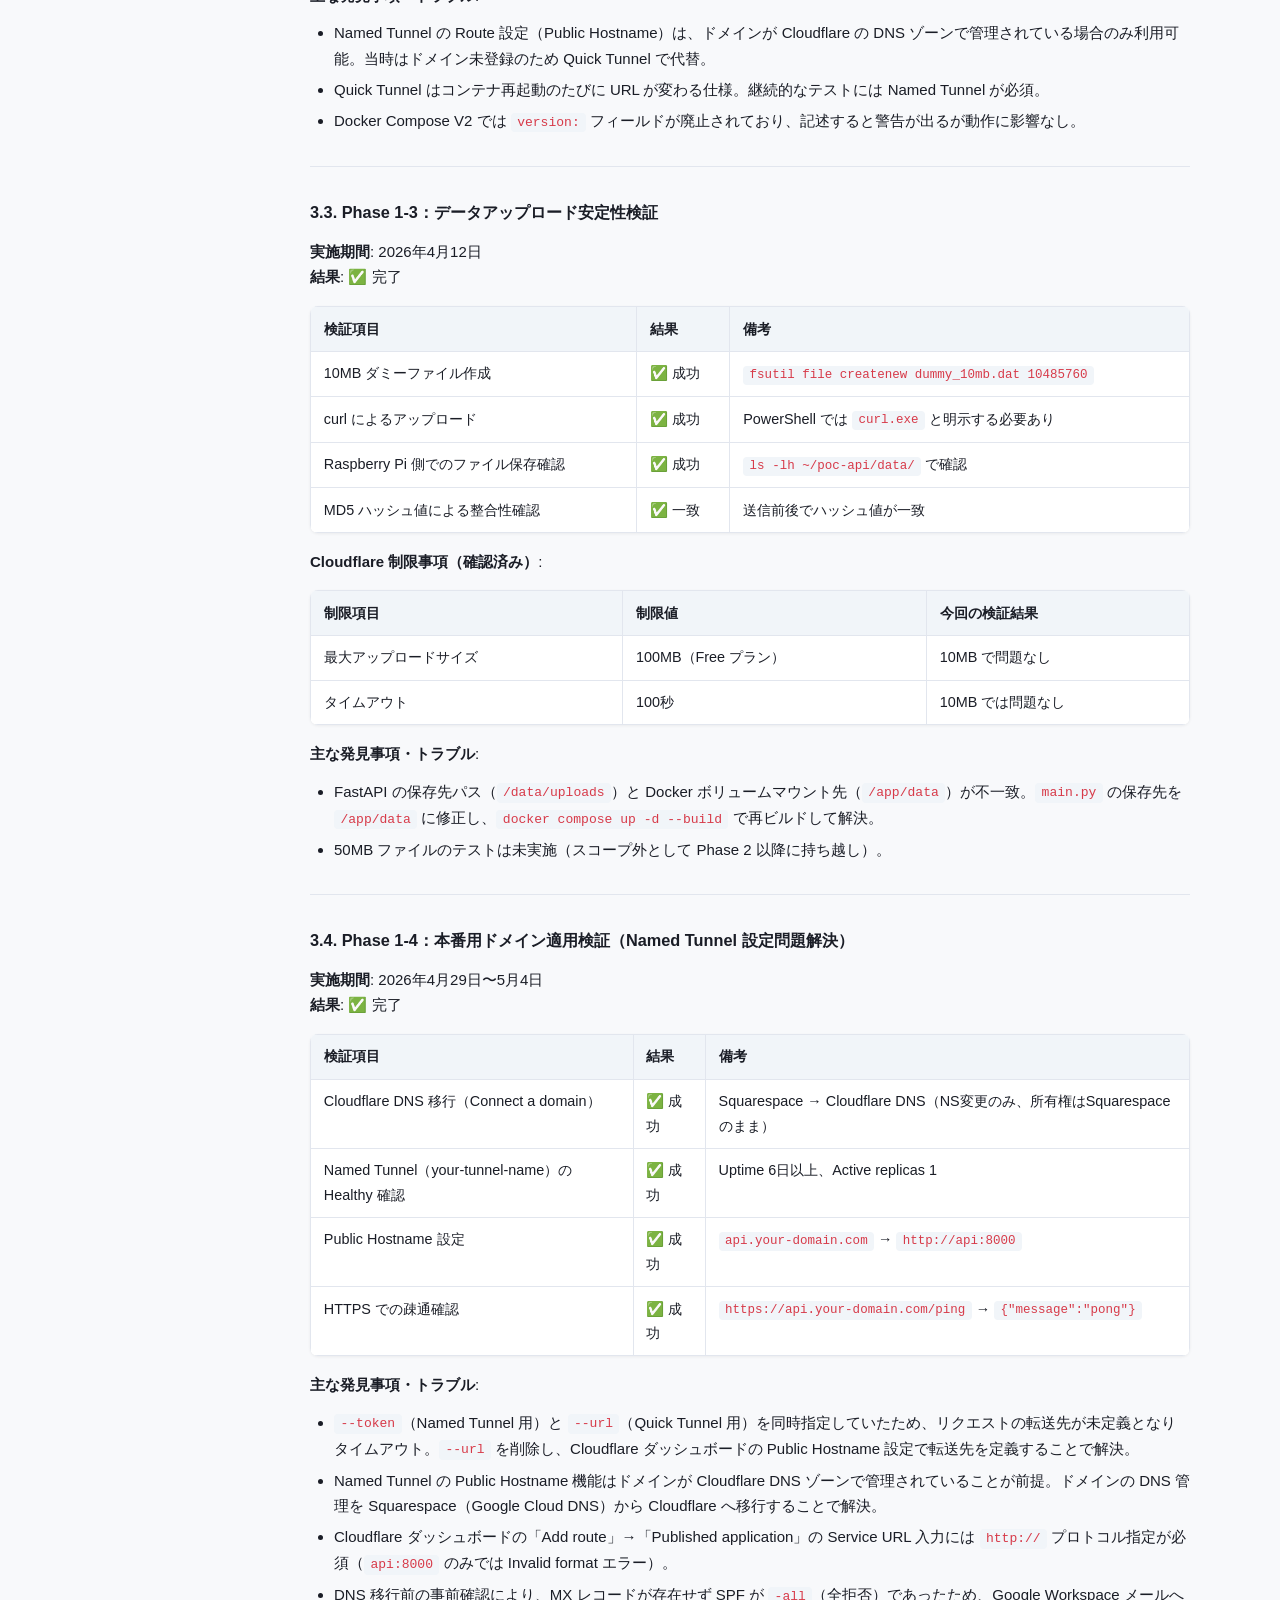
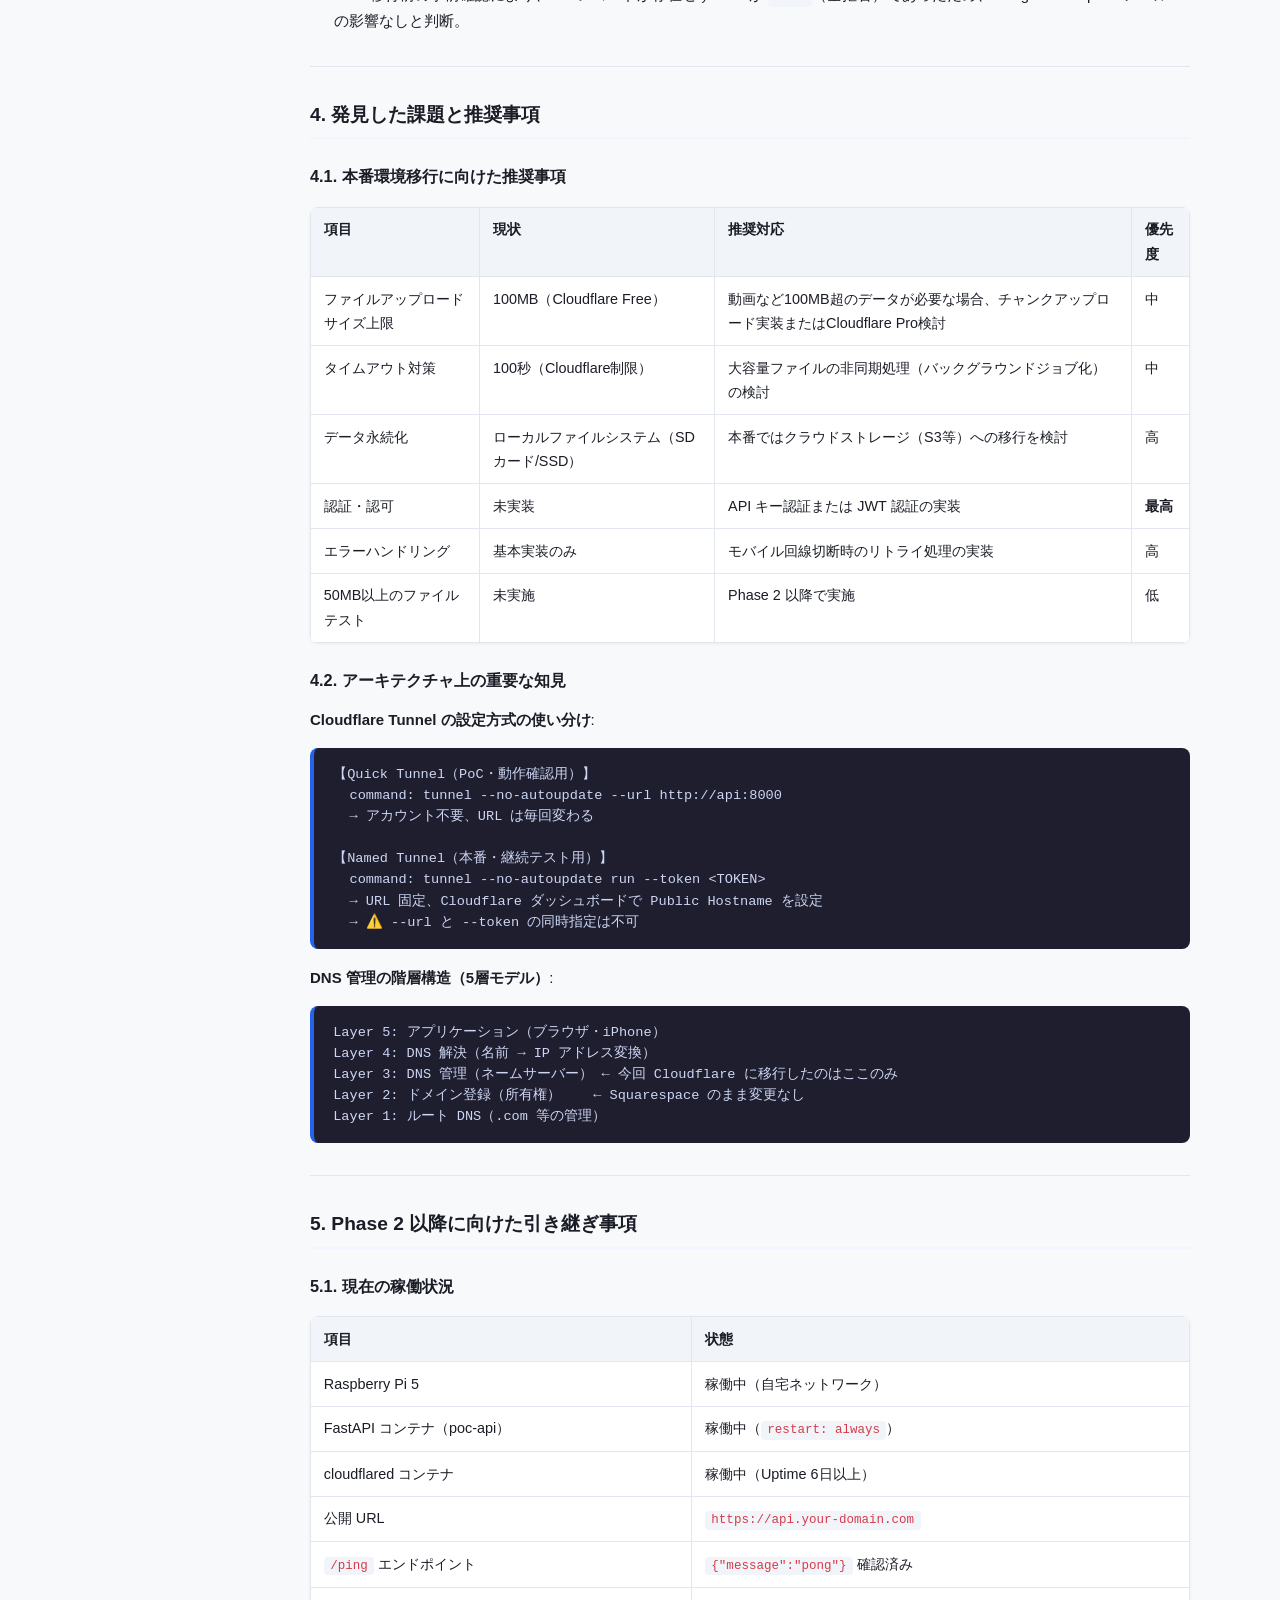
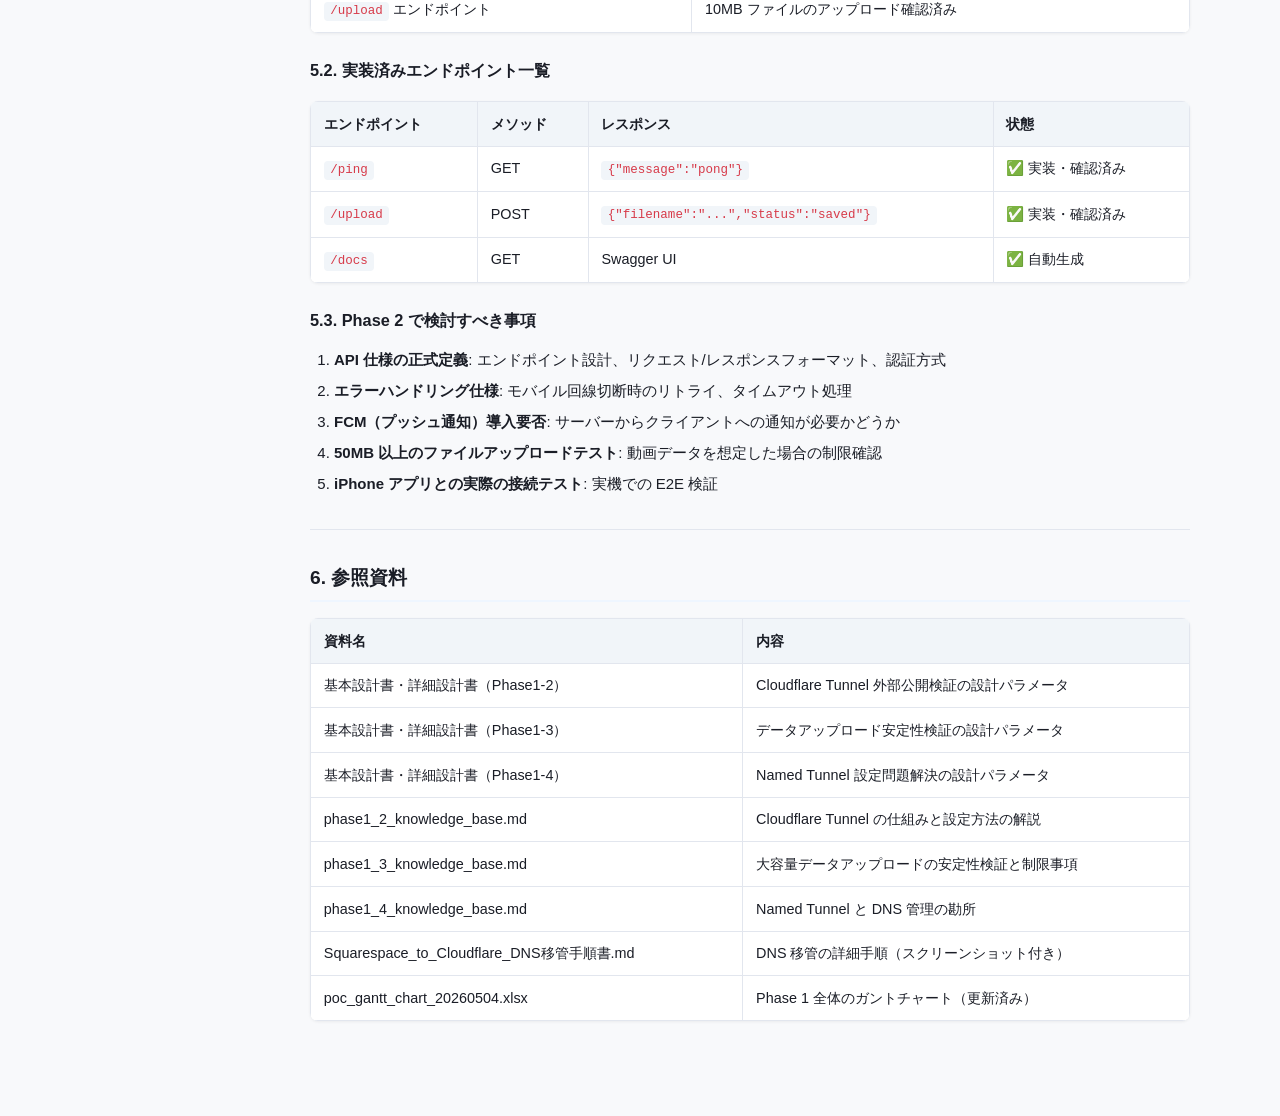
<file: docs_site/poc-report.html>
<!DOCTYPE html>
<html lang="ja">
<head>
  <meta charset="UTF-8">
  <meta name="viewport" content="width=device-width, initial-scale=1.0">
  <title>PoC 結果レポート（Phase 1） | PoC ナレッジサイト</title>
  <link rel="stylesheet" href="assets/css/style.css">
</head>
<body>
  <div class="layout">
    <nav class="sidebar">
      <div class="site-title">PoC ナレッジサイト</div>
      <p class="project-name">Raspberry Pi 5 × Cloudflare Tunnel PoC</p>
        <div class="nav-section-label">概要</div>
        <ul>
          <li><a href="index.html">トップ</a></li>
        </ul>
        <div class="nav-section-label">レポート・設計</div>
        <ul>
          <li><a href="poc-report.html" class="active">PoC 結果レポート（Phase 1）</a></li>
          <li><a href="design-phase1-4.html">基本・詳細設計書（Phase 1-4）</a></li>
        </ul>
        <div class="nav-section-label">ナレッジ資料</div>
        <ul>
          <li><a href="knowledge-phase1-4.html">Phase 1-4 ナレッジ</a></li>
          <li><a href="robustness.html">堅牢性強化システム構成案</a></li>
        </ul>
        <div class="nav-section-label">インフラ・運用</div>
        <ul>
          <li><a href="network-routes.html">システム通信経路一覧と図解</a></li>
          <li><a href="dns-migration.html">DNS 移管手順書</a></li>
        </ul>
        <div class="nav-section-label">ログ</div>
        <ul>
          <li><a href="dev-log.html">開発ログ</a></li>
        </ul>
    </nav>
    <main class="content">
      <div class="doc-meta">版数: 1.0 &nbsp;|&nbsp; 更新日: 2026-05-04</div>
      <h1 class="page-title">PoC 結果レポート（Phase 1）</h1>
      <div class="related-links">
        <strong>関連資料</strong>
        <a href="knowledge-phase1-4.html">Phase 1-4 ナレッジ</a> &nbsp;|&nbsp; <a href="design-phase1-4.html">基本・詳細設計書（Phase 1-4）</a> &nbsp;|&nbsp; <a href="network-routes.html">システム通信経路一覧と図解</a>
      </div>

      <h1 id="pocpcphase-1">PoC結果レポート：ホストPC〜複数クライアント通信検証（Phase 1）</h1>
<p><strong>作成日</strong>: 2026年5月4日<br>
<strong>対象フェーズ</strong>: Phase 1-1〜1-4<br>
<strong>作成者</strong>: 検証担当</p>
<hr>
<h2 id="1">1. エグゼクティブサマリー</h2>
<p>本レポートは、Raspberry Pi 5をサーバー基盤とし、Cloudflare Tunnelを用いてiPhoneクライアントとの通信を確立するPoC（概念実証）の Phase 1 全体の結果をまとめたものである。</p>
<p><strong>結論として、Phase 1の全4フェーズを完了し、以下の3点を実証した。</strong></p>
<ol>
<li>グローバルIPアドレスおよびルーターのポート開放なしに、Raspberry Pi上のFastAPI（Dockerコンテナ）をインターネットへ安全に公開できること。</li>
<li>外部ネットワーク（モバイル回線・Wi-Fi）から10MBのファイルをアップロードし、データ整合性（MD5ハッシュ一致）を確認できること。</li>
<li>独自ドメイン（<code>api.your-domain.com</code>）を用いた固定URLでのHTTPSアクセスが確立できること。</li>
</ol>
<hr>
<h2 id="2">2. 検証環境</h2>
<h3 id="21">2.1. ハードウェア構成</h3>
<table>
<thead>
<tr>
<th>機器</th>
<th>仕様</th>
<th>役割</th>
</tr>
</thead>
<tbody>
<tr>
<td>Raspberry Pi 5</td>
<td>ARM64 / Ubuntu Server</td>
<td>APIサーバー（ホスト）</td>
</tr>
<tr>
<td>Windows PC</td>
<td>Windows 11</td>
<td>検証クライアント（curl / PowerShell）</td>
</tr>
<tr>
<td>iPhone</td>
<td>iOS（実機）</td>
<td>最終クライアント（接続確認）</td>
</tr>
</tbody>
</table>
<h3 id="22">2.2. ソフトウェア構成</h3>
<table>
<thead>
<tr>
<th>コンポーネント</th>
<th>バージョン / 設定値</th>
<th>備考</th>
</tr>
</thead>
<tbody>
<tr>
<td>Docker Engine</td>
<td>最新安定版</td>
<td>Raspberry Pi上で稼働</td>
</tr>
<tr>
<td>Docker Compose</td>
<td>V2（<code>version:</code> フィールド廃止済み）</td>
<td>コンテナ統合管理</td>
</tr>
<tr>
<td>FastAPI</td>
<td>Python 3.x / uvicorn</td>
<td>APIフレームワーク</td>
</tr>
<tr>
<td>cloudflared</td>
<td><code>cloudflare/cloudflared:latest</code></td>
<td>Tunnel クライアント</td>
</tr>
<tr>
<td>Cloudflare Tunnel</td>
<td>Named Tunnel（<code>your-tunnel-name</code>）</td>
<td>外部公開手段</td>
</tr>
<tr>
<td>ドメイン</td>
<td><code>your-domain.com</code>（Squarespace管理）</td>
<td>DNS管理はCloudflareへ移行</td>
</tr>
</tbody>
</table>
<h3 id="23">2.3. 最終的な通信フロー</h3>
<pre><code class="language-text">【外部クライアント（iPhone / Windows PC）】
    │
    │ ① HTTPS リクエスト（https://api.your-domain.com/...）
    ▼
【Cloudflare DNS（Layer 3）】
    │ api.your-domain.com を解決
    ▼
【Cloudflare エッジサーバー（東京リージョン: nrt05/nrt12/nrt15）】
    │ Public Hostname設定に基づき、your-tunnel-name にルーティング
    ▼
【cloudflared コンテナ（Raspberry Pi）】
    │ トンネル接続経由でリクエストを受信
    │ http://api:8000 へ転送（Docker内部ネットワーク）
    ▼
【FastAPI コンテナ（api:8000）】
    │ エンドポイント処理を実行
    ▼
【レスポンスを逆経路で返却】
</code></pre>
<hr>
<h2 id="3">3. フェーズ別実施結果</h2>
<h3 id="31-phase-1-1raspberry-pi">3.1. Phase 1-1：Raspberry Pi 基礎環境構築</h3>
<p><strong>実施期間</strong>: 2026年3月下旬<br>
<strong>結果</strong>: ✅ 完了</p>
<table>
<thead>
<tr>
<th>検証項目</th>
<th>結果</th>
<th>備考</th>
</tr>
</thead>
<tbody>
<tr>
<td>Raspberry Pi 5 セットアップ</td>
<td>✅ 成功</td>
<td>Ubuntu Server インストール</td>
</tr>
<tr>
<td>Docker / Docker Compose インストール</td>
<td>✅ 成功</td>
<td></td>
</tr>
<tr>
<td>FastAPI コンテナ起動</td>
<td>✅ 成功</td>
<td><code>http://localhost:8000/ping</code> → <code>{"message":"pong"}</code></td>
</tr>
<tr>
<td>ローカルネットワーク内疎通確認</td>
<td>✅ 成功</td>
<td>Windows PC から Raspberry Pi へのアクセス確認</td>
</tr>
</tbody>
</table>
<p><strong>主な発見事項・トラブル</strong>:</p>
<ul>
<li>Dockerコマンドの実行に <code>sudo</code> が必要（実行ユーザーが <code>docker</code> グループ未所属のため）。恒久対策として <code>sudo usermod -aG docker damio01</code> を確認。</li>
<li>SSH接続時のユーザー名誤り（<code>damio</code> → 正しくは <code>damio01</code>）および <code>~/.ssh</code> ディレクトリのパーミッション不備（<code>755</code> → <code>700</code> に修正）。</li>
</ul>
<hr>
<h3 id="32-phase-1-2cloudflare-tunnel">3.2. Phase 1-2：Cloudflare Tunnel 外部公開検証</h3>
<p><strong>実施期間</strong>: 2026年4月1日<br>
<strong>結果</strong>: ✅ 完了</p>
<table>
<thead>
<tr>
<th>検証項目</th>
<th>結果</th>
<th>備考</th>
</tr>
</thead>
<tbody>
<tr>
<td>Quick Tunnel（trycloudflare.com）での URL 発行</td>
<td>✅ 成功</td>
<td><code>https://occur-thompson-theorem-bracket.trycloudflare.com</code></td>
</tr>
<tr>
<td>Wi-Fi環境からの外部疎通確認</td>
<td>✅ 成功</td>
<td><code>/ping</code> → <code>{"message":"pong"}</code></td>
</tr>
<tr>
<td>モバイル回線（4G/5G）からの外部疎通確認</td>
<td>✅ 成功</td>
<td>iPhone テザリング経由で確認</td>
</tr>
<tr>
<td>Cloudflare エッジ接続プロトコル</td>
<td>QUIC</td>
<td>ログに <code>Initial protocol quic</code> と表示</td>
</tr>
<tr>
<td>エッジ接続先</td>
<td>東京（xxx.xxx.xxx.xxx）</td>
<td>ログより確認</td>
</tr>
</tbody>
</table>
<p><strong>主な発見事項・トラブル</strong>:</p>
<ul>
<li>Named Tunnel の Route 設定（Public Hostname）は、ドメインが Cloudflare の DNS ゾーンで管理されている場合のみ利用可能。当時はドメイン未登録のため Quick Tunnel で代替。</li>
<li>Quick Tunnel はコンテナ再起動のたびに URL が変わる仕様。継続的なテストには Named Tunnel が必須。</li>
<li>Docker Compose V2 では <code>version:</code> フィールドが廃止されており、記述すると警告が出るが動作に影響なし。</li>
</ul>
<hr>
<h3 id="33-phase-1-3">3.3. Phase 1-3：データアップロード安定性検証</h3>
<p><strong>実施期間</strong>: 2026年4月12日<br>
<strong>結果</strong>: ✅ 完了</p>
<table>
<thead>
<tr>
<th>検証項目</th>
<th>結果</th>
<th>備考</th>
</tr>
</thead>
<tbody>
<tr>
<td>10MB ダミーファイル作成</td>
<td>✅ 成功</td>
<td><code>fsutil file createnew dummy_10mb.dat 10485760</code></td>
</tr>
<tr>
<td>curl によるアップロード</td>
<td>✅ 成功</td>
<td>PowerShell では <code>curl.exe</code> と明示する必要あり</td>
</tr>
<tr>
<td>Raspberry Pi 側でのファイル保存確認</td>
<td>✅ 成功</td>
<td><code>ls -lh ~/poc-api/data/</code> で確認</td>
</tr>
<tr>
<td>MD5 ハッシュ値による整合性確認</td>
<td>✅ 一致</td>
<td>送信前後でハッシュ値が一致</td>
</tr>
</tbody>
</table>
<p><strong>Cloudflare 制限事項（確認済み）</strong>:</p>
<table>
<thead>
<tr>
<th>制限項目</th>
<th>制限値</th>
<th>今回の検証結果</th>
</tr>
</thead>
<tbody>
<tr>
<td>最大アップロードサイズ</td>
<td>100MB（Free プラン）</td>
<td>10MB で問題なし</td>
</tr>
<tr>
<td>タイムアウト</td>
<td>100秒</td>
<td>10MB では問題なし</td>
</tr>
</tbody>
</table>
<p><strong>主な発見事項・トラブル</strong>:</p>
<ul>
<li>FastAPI の保存先パス（<code>/data/uploads</code>）と Docker ボリュームマウント先（<code>/app/data</code>）が不一致。<code>main.py</code> の保存先を <code>/app/data</code> に修正し、<code>docker compose up -d --build</code> で再ビルドして解決。</li>
<li>50MB ファイルのテストは未実施（スコープ外として Phase 2 以降に持ち越し）。</li>
</ul>
<hr>
<h3 id="34-phase-1-4named-tunnel">3.4. Phase 1-4：本番用ドメイン適用検証（Named Tunnel 設定問題解決）</h3>
<p><strong>実施期間</strong>: 2026年4月29日〜5月4日<br>
<strong>結果</strong>: ✅ 完了</p>
<table>
<thead>
<tr>
<th>検証項目</th>
<th>結果</th>
<th>備考</th>
</tr>
</thead>
<tbody>
<tr>
<td>Cloudflare DNS 移行（Connect a domain）</td>
<td>✅ 成功</td>
<td>Squarespace → Cloudflare DNS（NS変更のみ、所有権はSquarespaceのまま）</td>
</tr>
<tr>
<td>Named Tunnel（your-tunnel-name）の Healthy 確認</td>
<td>✅ 成功</td>
<td>Uptime 6日以上、Active replicas 1</td>
</tr>
<tr>
<td>Public Hostname 設定</td>
<td>✅ 成功</td>
<td><code>api.your-domain.com</code> → <code>http://api:8000</code></td>
</tr>
<tr>
<td>HTTPS での疎通確認</td>
<td>✅ 成功</td>
<td><code>https://api.your-domain.com/ping</code> → <code>{"message":"pong"}</code></td>
</tr>
</tbody>
</table>
<p><strong>主な発見事項・トラブル</strong>:</p>
<ul>
<li><code>--token</code>（Named Tunnel 用）と <code>--url</code>（Quick Tunnel 用）を同時指定していたため、リクエストの転送先が未定義となりタイムアウト。<code>--url</code> を削除し、Cloudflare ダッシュボードの Public Hostname 設定で転送先を定義することで解決。</li>
<li>Named Tunnel の Public Hostname 機能はドメインが Cloudflare DNS ゾーンで管理されていることが前提。ドメインの DNS 管理を Squarespace（Google Cloud DNS）から Cloudflare へ移行することで解決。</li>
<li>Cloudflare ダッシュボードの「Add route」→「Published application」の Service URL 入力には <code>http://</code> プロトコル指定が必須（<code>api:8000</code> のみでは Invalid format エラー）。</li>
<li>DNS 移行前の事前確認により、MX レコードが存在せず SPF が <code>-all</code>（全拒否）であったため、Google Workspace メールへの影響なしと判断。</li>
</ul>
<hr>
<h2 id="4">4. 発見した課題と推奨事項</h2>
<h3 id="41">4.1. 本番環境移行に向けた推奨事項</h3>
<table>
<thead>
<tr>
<th>項目</th>
<th>現状</th>
<th>推奨対応</th>
<th>優先度</th>
</tr>
</thead>
<tbody>
<tr>
<td>ファイルアップロードサイズ上限</td>
<td>100MB（Cloudflare Free）</td>
<td>動画など100MB超のデータが必要な場合、チャンクアップロード実装またはCloudflare Pro検討</td>
<td>中</td>
</tr>
<tr>
<td>タイムアウト対策</td>
<td>100秒（Cloudflare制限）</td>
<td>大容量ファイルの非同期処理（バックグラウンドジョブ化）の検討</td>
<td>中</td>
</tr>
<tr>
<td>データ永続化</td>
<td>ローカルファイルシステム（SDカード/SSD）</td>
<td>本番ではクラウドストレージ（S3等）への移行を検討</td>
<td>高</td>
</tr>
<tr>
<td>認証・認可</td>
<td>未実装</td>
<td>API キー認証または JWT 認証の実装</td>
<td><strong>最高</strong></td>
</tr>
<tr>
<td>エラーハンドリング</td>
<td>基本実装のみ</td>
<td>モバイル回線切断時のリトライ処理の実装</td>
<td>高</td>
</tr>
<tr>
<td>50MB以上のファイルテスト</td>
<td>未実施</td>
<td>Phase 2 以降で実施</td>
<td>低</td>
</tr>
</tbody>
</table>
<h3 id="42">4.2. アーキテクチャ上の重要な知見</h3>
<p><strong>Cloudflare Tunnel の設定方式の使い分け</strong>:</p>
<pre><code class="language-text">【Quick Tunnel（PoC・動作確認用）】
  command: tunnel --no-autoupdate --url http://api:8000
  → アカウント不要、URL は毎回変わる

【Named Tunnel（本番・継続テスト用）】
  command: tunnel --no-autoupdate run --token &lt;TOKEN&gt;
  → URL 固定、Cloudflare ダッシュボードで Public Hostname を設定
  → ⚠️ --url と --token の同時指定は不可
</code></pre>
<p><strong>DNS 管理の階層構造（5層モデル）</strong>:</p>
<pre><code class="language-text">Layer 5: アプリケーション（ブラウザ・iPhone）
Layer 4: DNS 解決（名前 → IP アドレス変換）
Layer 3: DNS 管理（ネームサーバー） ← 今回 Cloudflare に移行したのはここのみ
Layer 2: ドメイン登録（所有権）    ← Squarespace のまま変更なし
Layer 1: ルート DNS（.com 等の管理）
</code></pre>
<hr>
<h2 id="5-phase-2">5. Phase 2 以降に向けた引き継ぎ事項</h2>
<h3 id="51">5.1. 現在の稼働状況</h3>
<table>
<thead>
<tr>
<th>項目</th>
<th>状態</th>
</tr>
</thead>
<tbody>
<tr>
<td>Raspberry Pi 5</td>
<td>稼働中（自宅ネットワーク）</td>
</tr>
<tr>
<td>FastAPI コンテナ（poc-api）</td>
<td>稼働中（<code>restart: always</code>）</td>
</tr>
<tr>
<td>cloudflared コンテナ</td>
<td>稼働中（Uptime 6日以上）</td>
</tr>
<tr>
<td>公開 URL</td>
<td><code>https://api.your-domain.com</code></td>
</tr>
<tr>
<td><code>/ping</code> エンドポイント</td>
<td><code>{"message":"pong"}</code> 確認済み</td>
</tr>
<tr>
<td><code>/upload</code> エンドポイント</td>
<td>10MB ファイルのアップロード確認済み</td>
</tr>
</tbody>
</table>
<h3 id="52">5.2. 実装済みエンドポイント一覧</h3>
<table>
<thead>
<tr>
<th>エンドポイント</th>
<th>メソッド</th>
<th>レスポンス</th>
<th>状態</th>
</tr>
</thead>
<tbody>
<tr>
<td><code>/ping</code></td>
<td>GET</td>
<td><code>{"message":"pong"}</code></td>
<td>✅ 実装・確認済み</td>
</tr>
<tr>
<td><code>/upload</code></td>
<td>POST</td>
<td><code>{"filename":"...","status":"saved"}</code></td>
<td>✅ 実装・確認済み</td>
</tr>
<tr>
<td><code>/docs</code></td>
<td>GET</td>
<td>Swagger UI</td>
<td>✅ 自動生成</td>
</tr>
</tbody>
</table>
<h3 id="53-phase-2">5.3. Phase 2 で検討すべき事項</h3>
<ol>
<li><strong>API 仕様の正式定義</strong>: エンドポイント設計、リクエスト/レスポンスフォーマット、認証方式</li>
<li><strong>エラーハンドリング仕様</strong>: モバイル回線切断時のリトライ、タイムアウト処理</li>
<li><strong>FCM（プッシュ通知）導入要否</strong>: サーバーからクライアントへの通知が必要かどうか</li>
<li><strong>50MB 以上のファイルアップロードテスト</strong>: 動画データを想定した場合の制限確認</li>
<li><strong>iPhone アプリとの実際の接続テスト</strong>: 実機での E2E 検証</li>
</ol>
<hr>
<h2 id="6">6. 参照資料</h2>
<table>
<thead>
<tr>
<th>資料名</th>
<th>内容</th>
</tr>
</thead>
<tbody>
<tr>
<td>基本設計書・詳細設計書（Phase1-2）</td>
<td>Cloudflare Tunnel 外部公開検証の設計パラメータ</td>
</tr>
<tr>
<td>基本設計書・詳細設計書（Phase1-3）</td>
<td>データアップロード安定性検証の設計パラメータ</td>
</tr>
<tr>
<td>基本設計書・詳細設計書（Phase1-4）</td>
<td>Named Tunnel 設定問題解決の設計パラメータ</td>
</tr>
<tr>
<td>phase1_2_knowledge_base.md</td>
<td>Cloudflare Tunnel の仕組みと設定方法の解説</td>
</tr>
<tr>
<td>phase1_3_knowledge_base.md</td>
<td>大容量データアップロードの安定性検証と制限事項</td>
</tr>
<tr>
<td>phase1_4_knowledge_base.md</td>
<td>Named Tunnel と DNS 管理の勘所</td>
</tr>
<tr>
<td>Squarespace_to_Cloudflare_DNS移管手順書.md</td>
<td>DNS 移管の詳細手順（スクリーンショット付き）</td>
</tr>
<tr>
<td>poc_gantt_chart_20260504.xlsx</td>
<td>Phase 1 全体のガントチャート（更新済み）</td>
</tr>
</tbody>
</table>
    </main>
  </div>
</body>
</html>
</file>
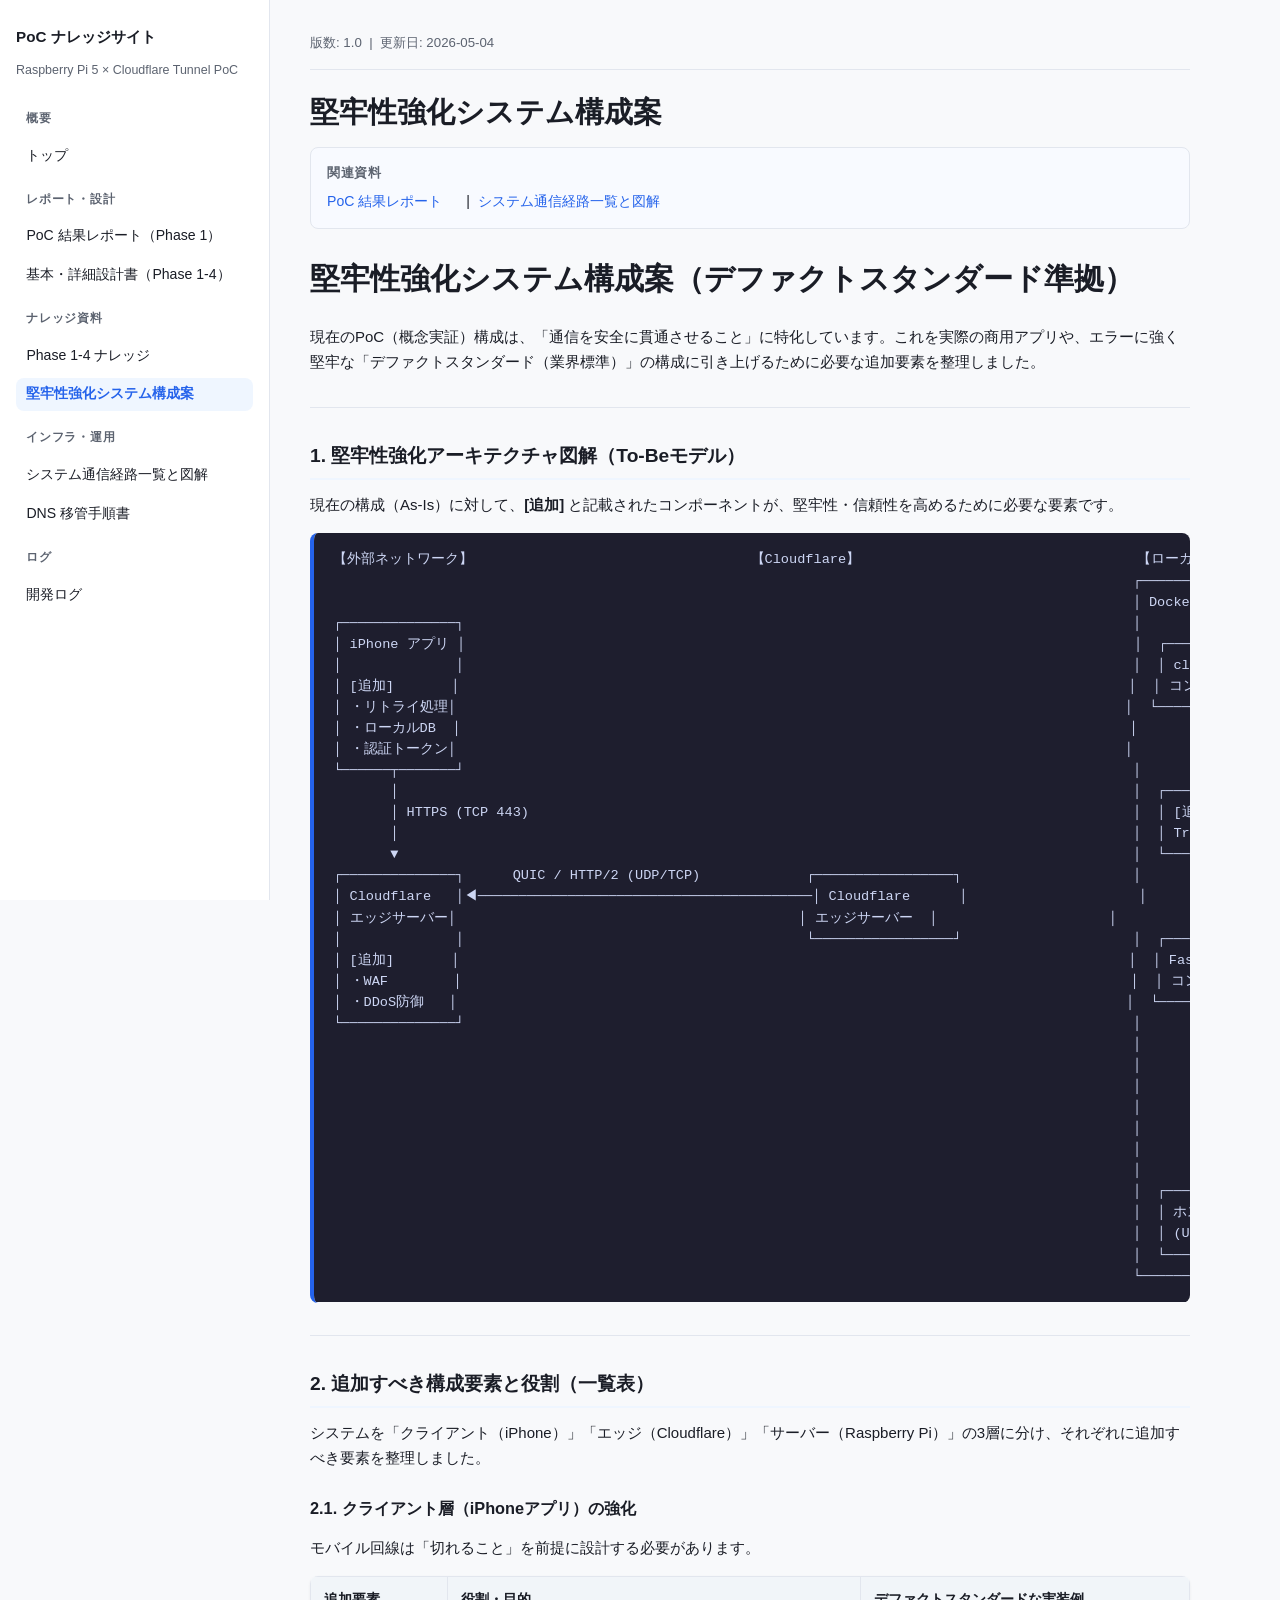
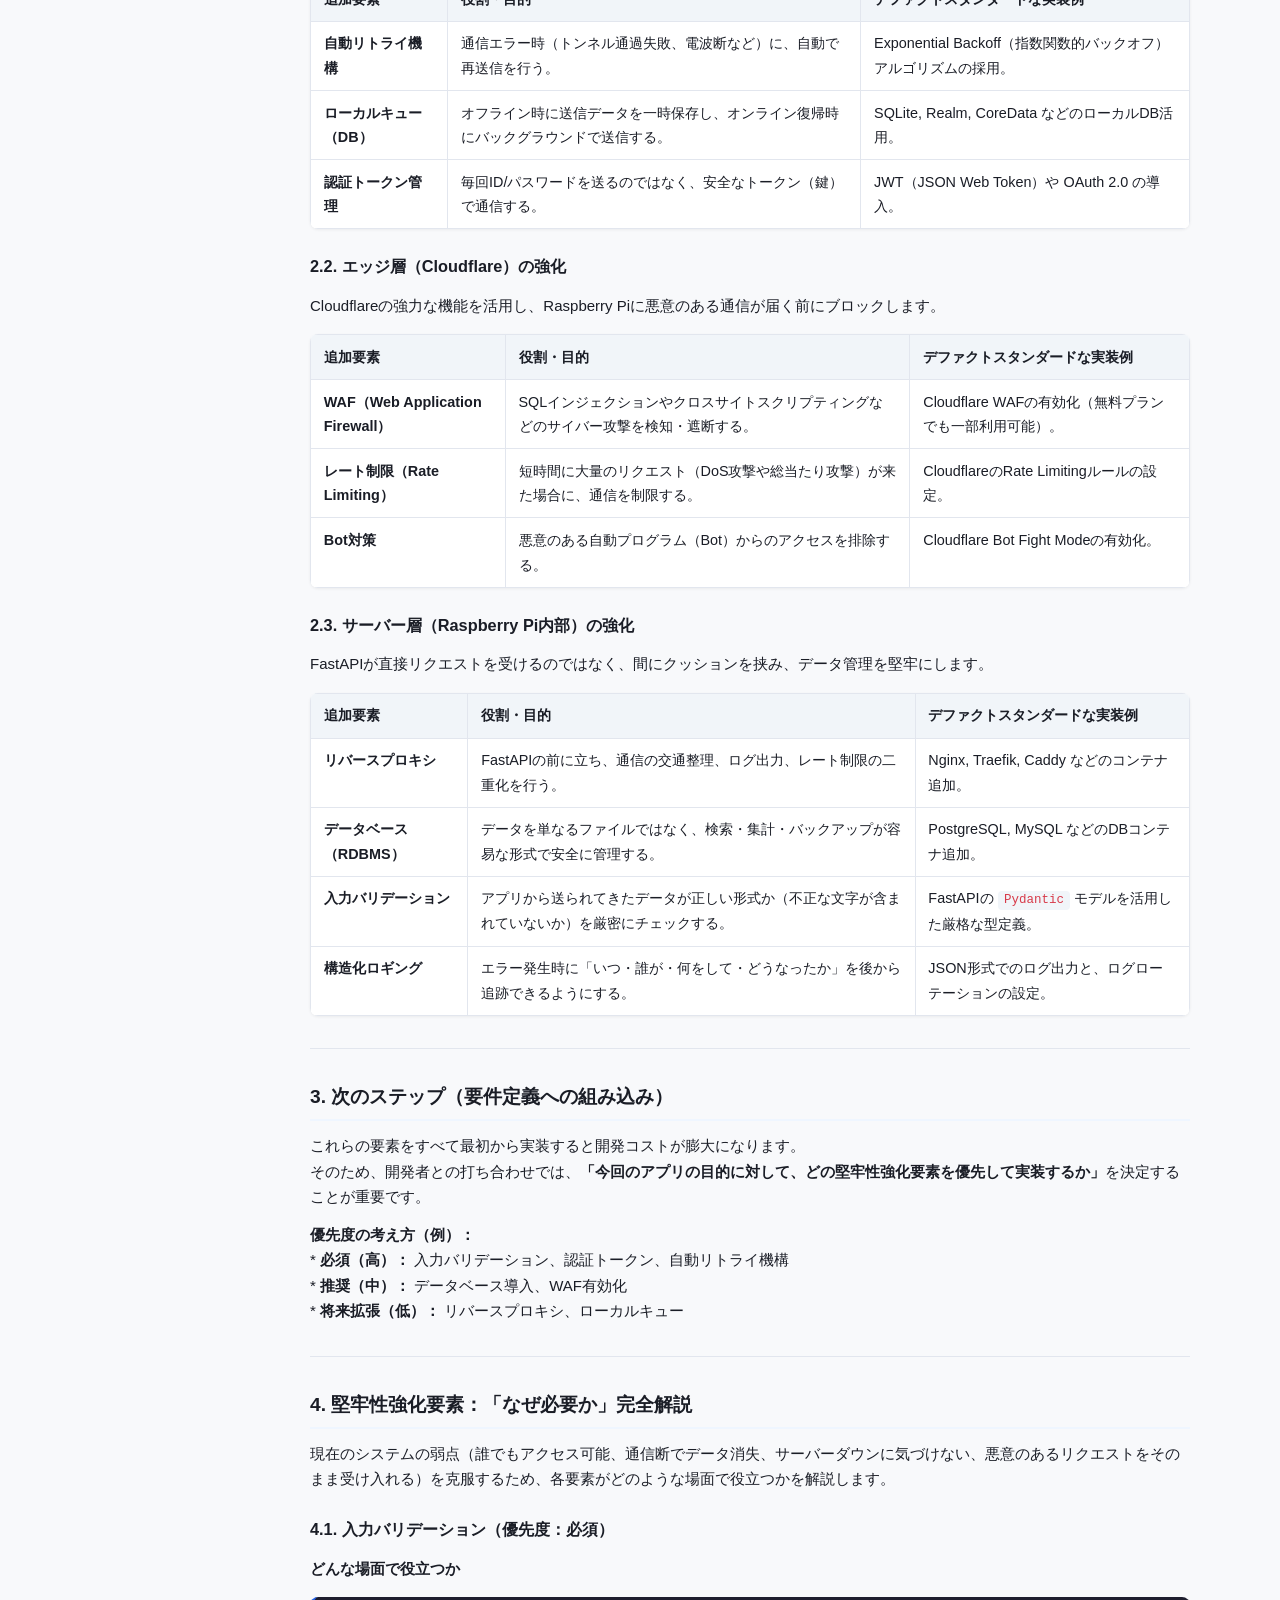
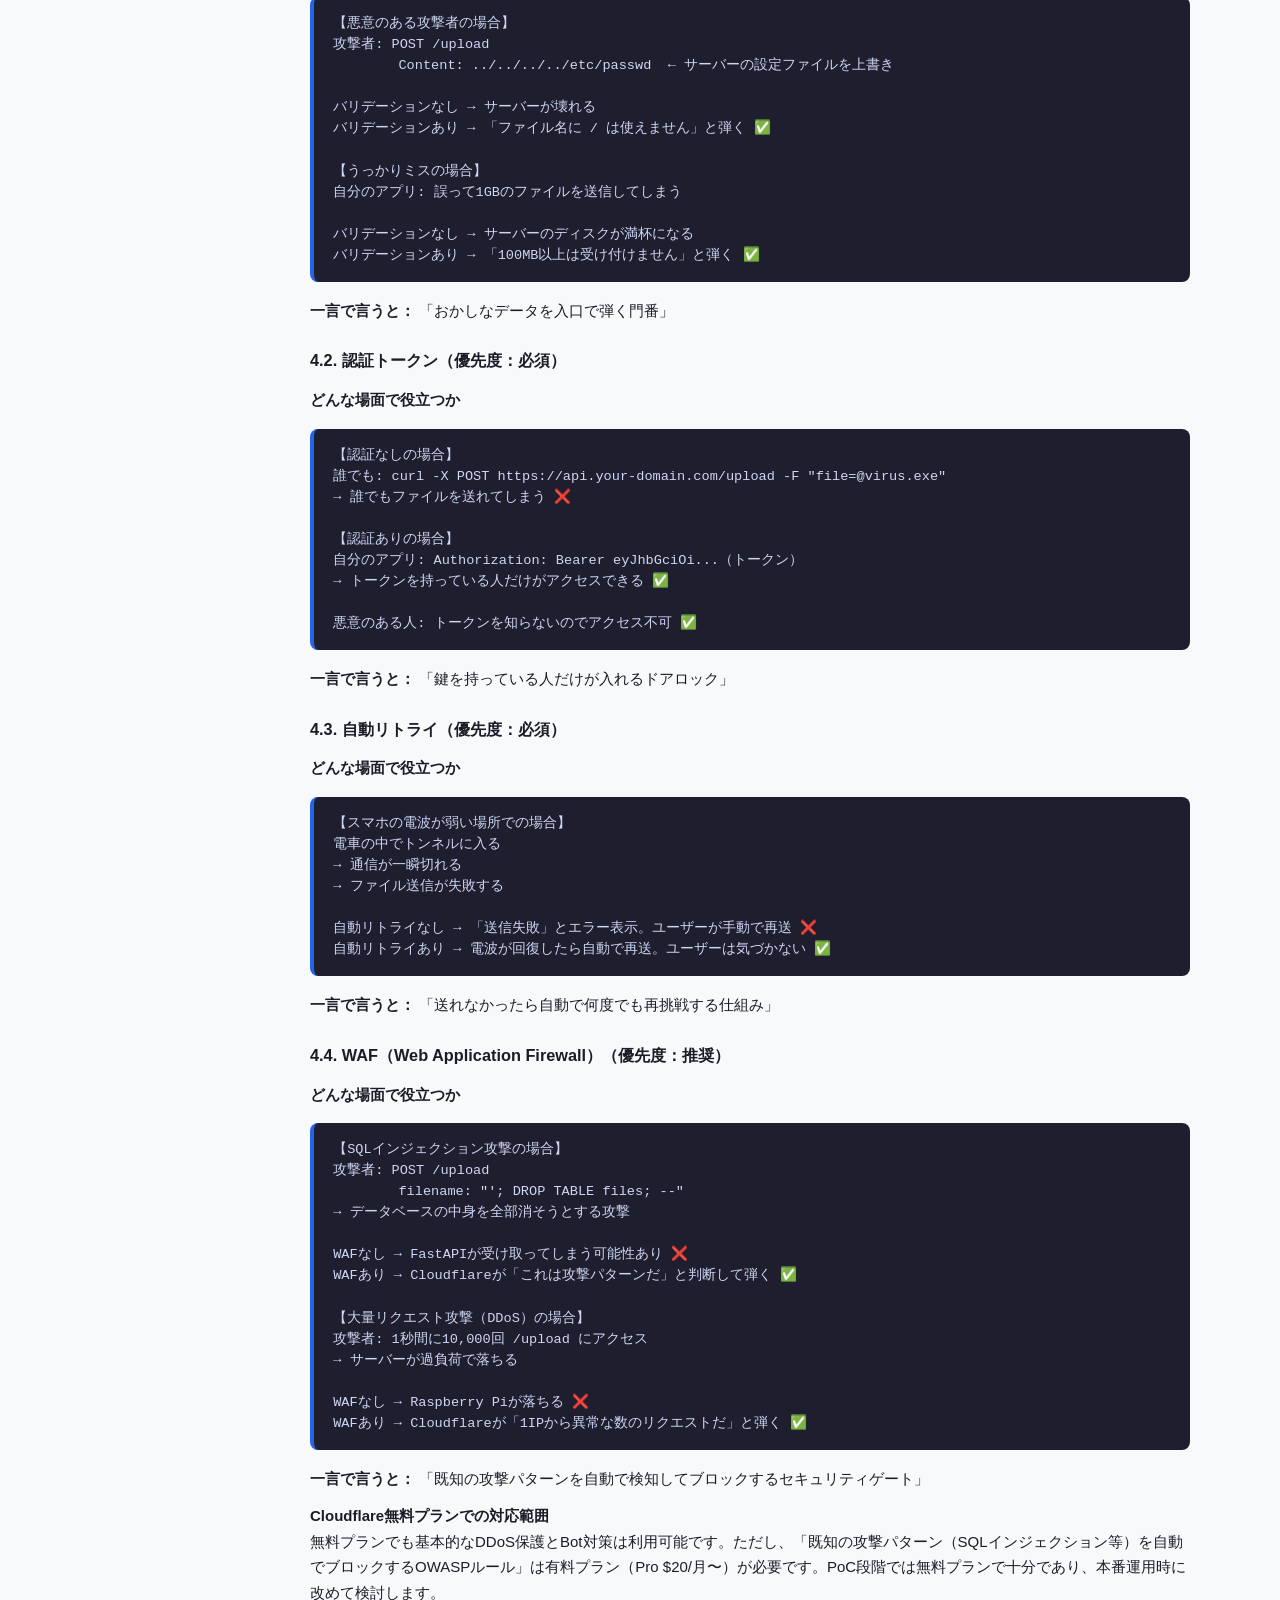
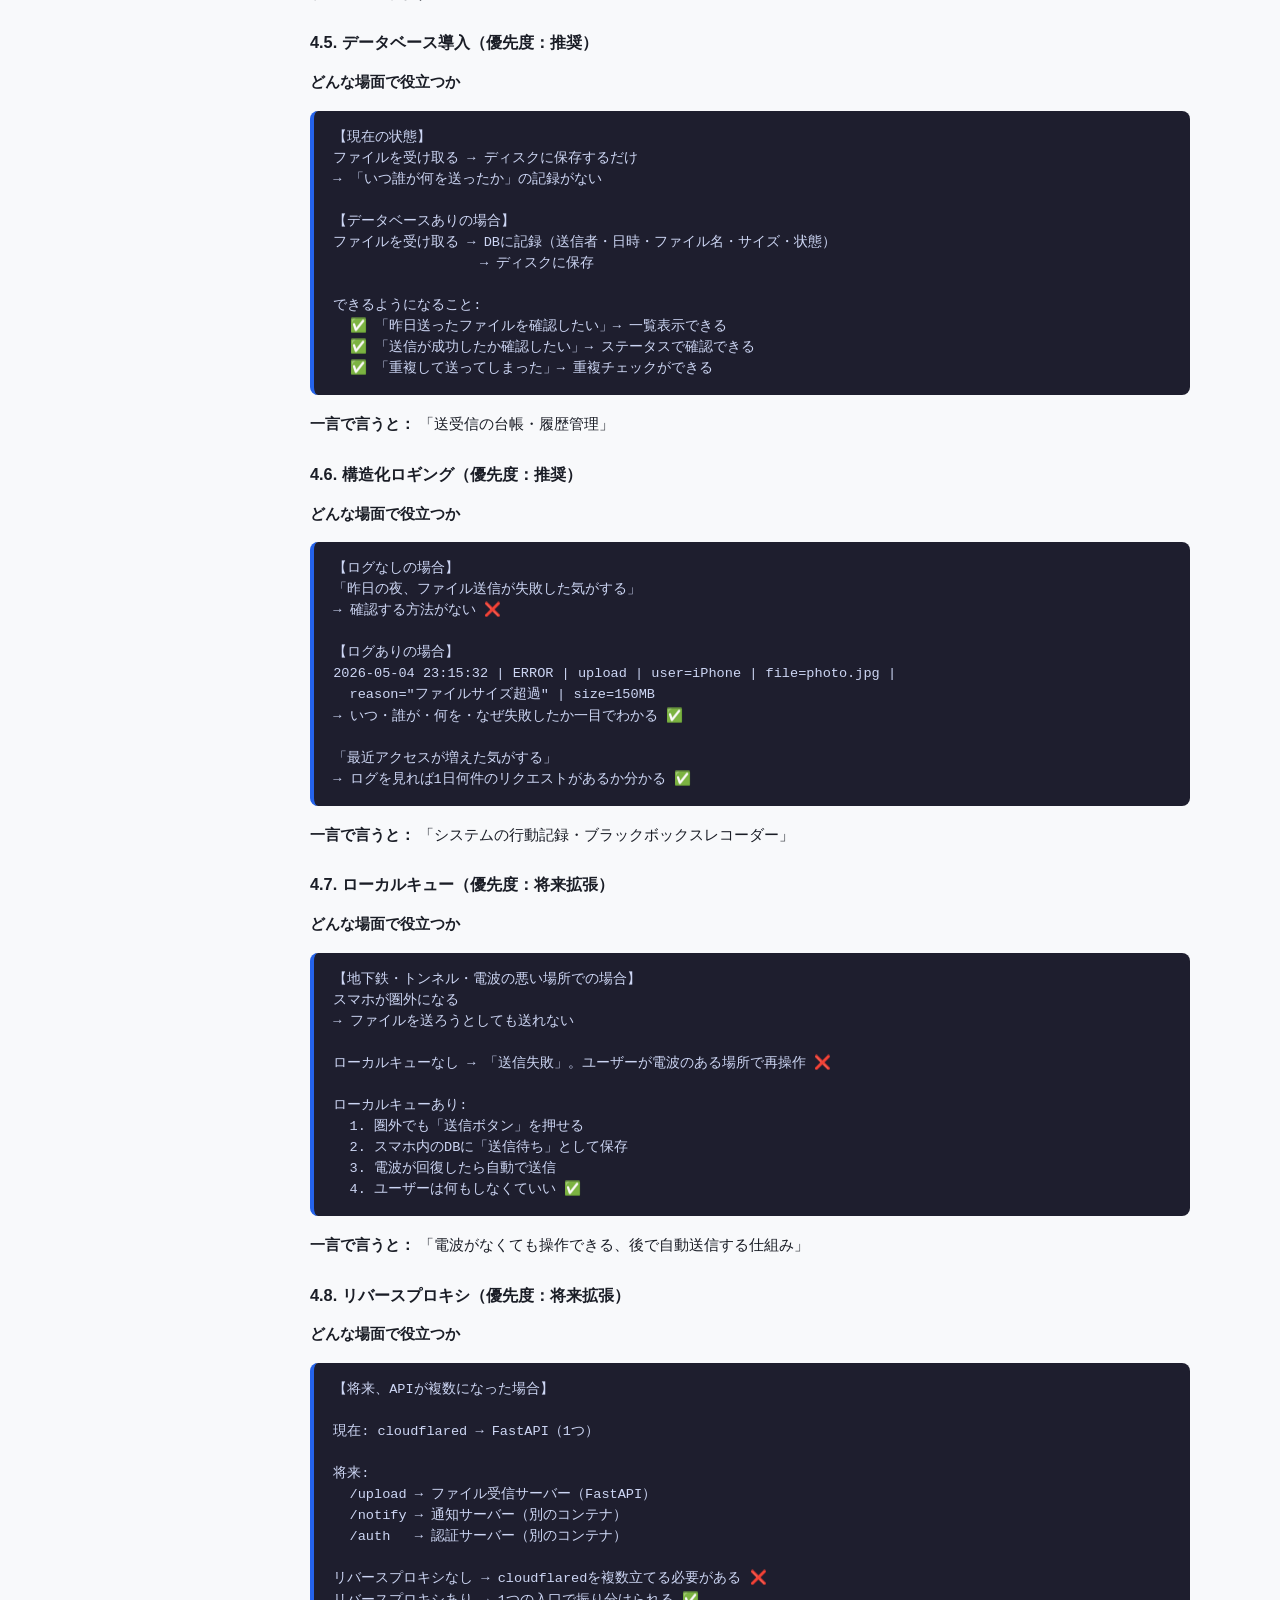
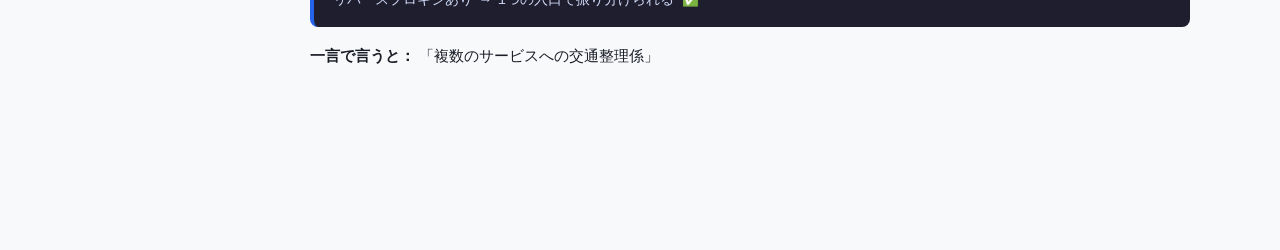
<file: docs_site/robustness.html>
<!DOCTYPE html>
<html lang="ja">
<head>
  <meta charset="UTF-8">
  <meta name="viewport" content="width=device-width, initial-scale=1.0">
  <title>堅牢性強化システム構成案 | PoC ナレッジサイト</title>
  <link rel="stylesheet" href="assets/css/style.css">
</head>
<body>
  <div class="layout">
    <nav class="sidebar">
      <div class="site-title">PoC ナレッジサイト</div>
      <p class="project-name">Raspberry Pi 5 × Cloudflare Tunnel PoC</p>
        <div class="nav-section-label">概要</div>
        <ul>
          <li><a href="index.html">トップ</a></li>
        </ul>
        <div class="nav-section-label">レポート・設計</div>
        <ul>
          <li><a href="poc-report.html">PoC 結果レポート（Phase 1）</a></li>
          <li><a href="design-phase1-4.html">基本・詳細設計書（Phase 1-4）</a></li>
        </ul>
        <div class="nav-section-label">ナレッジ資料</div>
        <ul>
          <li><a href="knowledge-phase1-4.html">Phase 1-4 ナレッジ</a></li>
          <li><a href="robustness.html" class="active">堅牢性強化システム構成案</a></li>
        </ul>
        <div class="nav-section-label">インフラ・運用</div>
        <ul>
          <li><a href="network-routes.html">システム通信経路一覧と図解</a></li>
          <li><a href="dns-migration.html">DNS 移管手順書</a></li>
        </ul>
        <div class="nav-section-label">ログ</div>
        <ul>
          <li><a href="dev-log.html">開発ログ</a></li>
        </ul>
    </nav>
    <main class="content">
      <div class="doc-meta">版数: 1.0 &nbsp;|&nbsp; 更新日: 2026-05-04</div>
      <h1 class="page-title">堅牢性強化システム構成案</h1>
      <div class="related-links">
        <strong>関連資料</strong>
        <a href="poc-report.html">PoC 結果レポート</a> &nbsp;|&nbsp; <a href="network-routes.html">システム通信経路一覧と図解</a>
      </div>

      <h1 id="_1">堅牢性強化システム構成案（デファクトスタンダード準拠）</h1>
<p>現在のPoC（概念実証）構成は、「通信を安全に貫通させること」に特化しています。これを実際の商用アプリや、エラーに強く堅牢な「デファクトスタンダード（業界標準）」の構成に引き上げるために必要な追加要素を整理しました。</p>
<hr>
<h2 id="1-to-be">1. 堅牢性強化アーキテクチャ図解（To-Beモデル）</h2>
<p>現在の構成（As-Is）に対して、<strong>[追加]</strong> と記載されたコンポーネントが、堅牢性・信頼性を高めるために必要な要素です。</p>
<pre><code class="language-text">【外部ネットワーク】                                  【Cloudflare】                                  【ローカルネットワーク（Raspberry Pi 5 内部）】
                                                                                                  ┌───────────────────────────────────────────────┐
                                                                                                  │ Docker Engine                                 │
┌──────────────┐                                                                                  │                                               │
│ iPhone アプリ │                                                                                  │  ┌─────────────────┐                          │
│              │                                                                                  │  │ cloudflared     │                          │
│ [追加]       │                                                                                  │  │ コンテナ        │                          │
│ ・リトライ処理│                                                                                  │  └───────┬─────────┘                          │
│ ・ローカルDB  │                                                                                  │          │                                │
│ ・認証トークン│                                                                                  │          │ HTTP (TCP 8000)                │
└──────┬───────┘                                                                                  │          ▼                                │
       │                                                                                          │  ┌─────────────────┐                          │
       │ HTTPS (TCP 443)                                                                          │  │ [追加] Nginx /  │ リバースプロキシ             │
       │                                                                                          │  │ Traefik         │ (負荷分散・レート制限)       │
       ▼                                                                                          │  └───────┬─────────┘                          │
┌──────────────┐      QUIC / HTTP/2 (UDP/TCP)             ┌─────────────────┐                     │          │                                │
│ Cloudflare   │◀─────────────────────────────────────────│ Cloudflare      │                     │          │ HTTP                           │
│ エッジサーバー│                                          │ エッジサーバー  │                     │          ▼                                │
│              │                                          └─────────────────┘                     │  ┌─────────────────┐                          │
│ [追加]       │                                                                                  │  │ FastAPI         │ アプリケーション本体         │
│ ・WAF        │                                                                                  │  │ コンテナ        │ (認証・バリデーション)       │
│ ・DDoS防御   │                                                                                  │  └───────┬────┬────┘                          │
└──────────────┘                                                                                  │          │    │                           │
                                                                                                  │          │    │ [追加] TCP 5432 / 6379    │
                                                                                                  │          │    ▼                           │
                                                                                                  │          │  ┌─────────────────┐           │
                                                                                                  │          │  │ [追加] DB       │ PostgreSQL/ │
                                                                                                  │          │  │ コンテナ        │ MySQL/Redis │
                                                                                                  │          │  └─────────────────┘           │
                                                                                                  │          ▼                                │
                                                                                                  │  ┌─────────────────┐                          │
                                                                                                  │  │ ホストOS        │ ファイルストレージ           │
                                                                                                  │  │ (Ubuntu Server) │                          │
                                                                                                  │  └─────────────────┘                          │
                                                                                                  └───────────────────────────────────────────────┘
</code></pre>
<hr>
<h2 id="2">2. 追加すべき構成要素と役割（一覧表）</h2>
<p>システムを「クライアント（iPhone）」「エッジ（Cloudflare）」「サーバー（Raspberry Pi）」の3層に分け、それぞれに追加すべき要素を整理しました。</p>
<h3 id="21-iphone">2.1. クライアント層（iPhoneアプリ）の強化</h3>
<p>モバイル回線は「切れること」を前提に設計する必要があります。</p>
<table>
<thead>
<tr>
<th style="text-align: left;">追加要素</th>
<th style="text-align: left;">役割・目的</th>
<th style="text-align: left;">デファクトスタンダードな実装例</th>
</tr>
</thead>
<tbody>
<tr>
<td style="text-align: left;"><strong>自動リトライ機構</strong></td>
<td style="text-align: left;">通信エラー時（トンネル通過失敗、電波断など）に、自動で再送信を行う。</td>
<td style="text-align: left;">Exponential Backoff（指数関数的バックオフ）アルゴリズムの採用。</td>
</tr>
<tr>
<td style="text-align: left;"><strong>ローカルキュー（DB）</strong></td>
<td style="text-align: left;">オフライン時に送信データを一時保存し、オンライン復帰時にバックグラウンドで送信する。</td>
<td style="text-align: left;">SQLite, Realm, CoreData などのローカルDB活用。</td>
</tr>
<tr>
<td style="text-align: left;"><strong>認証トークン管理</strong></td>
<td style="text-align: left;">毎回ID/パスワードを送るのではなく、安全なトークン（鍵）で通信する。</td>
<td style="text-align: left;">JWT（JSON Web Token）や OAuth 2.0 の導入。</td>
</tr>
</tbody>
</table>
<h3 id="22-cloudflare">2.2. エッジ層（Cloudflare）の強化</h3>
<p>Cloudflareの強力な機能を活用し、Raspberry Piに悪意のある通信が届く前にブロックします。</p>
<table>
<thead>
<tr>
<th style="text-align: left;">追加要素</th>
<th style="text-align: left;">役割・目的</th>
<th style="text-align: left;">デファクトスタンダードな実装例</th>
</tr>
</thead>
<tbody>
<tr>
<td style="text-align: left;"><strong>WAF（Web Application Firewall）</strong></td>
<td style="text-align: left;">SQLインジェクションやクロスサイトスクリプティングなどのサイバー攻撃を検知・遮断する。</td>
<td style="text-align: left;">Cloudflare WAFの有効化（無料プランでも一部利用可能）。</td>
</tr>
<tr>
<td style="text-align: left;"><strong>レート制限（Rate Limiting）</strong></td>
<td style="text-align: left;">短時間に大量のリクエスト（DoS攻撃や総当たり攻撃）が来た場合に、通信を制限する。</td>
<td style="text-align: left;">CloudflareのRate Limitingルールの設定。</td>
</tr>
<tr>
<td style="text-align: left;"><strong>Bot対策</strong></td>
<td style="text-align: left;">悪意のある自動プログラム（Bot）からのアクセスを排除する。</td>
<td style="text-align: left;">Cloudflare Bot Fight Modeの有効化。</td>
</tr>
</tbody>
</table>
<h3 id="23-raspberry-pi">2.3. サーバー層（Raspberry Pi内部）の強化</h3>
<p>FastAPIが直接リクエストを受けるのではなく、間にクッションを挟み、データ管理を堅牢にします。</p>
<table>
<thead>
<tr>
<th style="text-align: left;">追加要素</th>
<th style="text-align: left;">役割・目的</th>
<th style="text-align: left;">デファクトスタンダードな実装例</th>
</tr>
</thead>
<tbody>
<tr>
<td style="text-align: left;"><strong>リバースプロキシ</strong></td>
<td style="text-align: left;">FastAPIの前に立ち、通信の交通整理、ログ出力、レート制限の二重化を行う。</td>
<td style="text-align: left;">Nginx, Traefik, Caddy などのコンテナ追加。</td>
</tr>
<tr>
<td style="text-align: left;"><strong>データベース（RDBMS）</strong></td>
<td style="text-align: left;">データを単なるファイルではなく、検索・集計・バックアップが容易な形式で安全に管理する。</td>
<td style="text-align: left;">PostgreSQL, MySQL などのDBコンテナ追加。</td>
</tr>
<tr>
<td style="text-align: left;"><strong>入力バリデーション</strong></td>
<td style="text-align: left;">アプリから送られてきたデータが正しい形式か（不正な文字が含まれていないか）を厳密にチェックする。</td>
<td style="text-align: left;">FastAPIの <code>Pydantic</code> モデルを活用した厳格な型定義。</td>
</tr>
<tr>
<td style="text-align: left;"><strong>構造化ロギング</strong></td>
<td style="text-align: left;">エラー発生時に「いつ・誰が・何をして・どうなったか」を後から追跡できるようにする。</td>
<td style="text-align: left;">JSON形式でのログ出力と、ログローテーションの設定。</td>
</tr>
</tbody>
</table>
<hr>
<h2 id="3">3. 次のステップ（要件定義への組み込み）</h2>
<p>これらの要素をすべて最初から実装すると開発コストが膨大になります。<br>
そのため、開発者との打ち合わせでは、<strong>「今回のアプリの目的に対して、どの堅牢性強化要素を優先して実装するか」</strong>を決定することが重要です。</p>
<p><strong>優先度の考え方（例）：</strong><br>
*   <strong>必須（高）：</strong> 入力バリデーション、認証トークン、自動リトライ機構<br>
*   <strong>推奨（中）：</strong> データベース導入、WAF有効化<br>
*   <strong>将来拡張（低）：</strong> リバースプロキシ、ローカルキュー</p>
<hr>
<h2 id="4">4. 堅牢性強化要素：「なぜ必要か」完全解説</h2>
<p>現在のシステムの弱点（誰でもアクセス可能、通信断でデータ消失、サーバーダウンに気づけない、悪意のあるリクエストをそのまま受け入れる）を克服するため、各要素がどのような場面で役立つかを解説します。</p>
<h3 id="41">4.1. 入力バリデーション（優先度：必須）</h3>
<p><strong>どんな場面で役立つか</strong></p>
<pre><code class="language-text">【悪意のある攻撃者の場合】
攻撃者: POST /upload
        Content: ../../../../etc/passwd  ← サーバーの設定ファイルを上書き

バリデーションなし → サーバーが壊れる
バリデーションあり → 「ファイル名に / は使えません」と弾く ✅

【うっかりミスの場合】
自分のアプリ: 誤って1GBのファイルを送信してしまう

バリデーションなし → サーバーのディスクが満杯になる
バリデーションあり → 「100MB以上は受け付けません」と弾く ✅
</code></pre>
<p><strong>一言で言うと：</strong> 「おかしなデータを入口で弾く門番」</p>
<h3 id="42">4.2. 認証トークン（優先度：必須）</h3>
<p><strong>どんな場面で役立つか</strong></p>
<pre><code class="language-text">【認証なしの場合】
誰でも: curl -X POST https://api.your-domain.com/upload -F &quot;file=@virus.exe&quot;
→ 誰でもファイルを送れてしまう ❌

【認証ありの場合】
自分のアプリ: Authorization: Bearer eyJhbGciOi...（トークン）
→ トークンを持っている人だけがアクセスできる ✅

悪意のある人: トークンを知らないのでアクセス不可 ✅
</code></pre>
<p><strong>一言で言うと：</strong> 「鍵を持っている人だけが入れるドアロック」</p>
<h3 id="43">4.3. 自動リトライ（優先度：必須）</h3>
<p><strong>どんな場面で役立つか</strong></p>
<pre><code class="language-text">【スマホの電波が弱い場所での場合】
電車の中でトンネルに入る
→ 通信が一瞬切れる
→ ファイル送信が失敗する

自動リトライなし → 「送信失敗」とエラー表示。ユーザーが手動で再送 ❌
自動リトライあり → 電波が回復したら自動で再送。ユーザーは気づかない ✅
</code></pre>
<p><strong>一言で言うと：</strong> 「送れなかったら自動で何度でも再挑戦する仕組み」</p>
<h3 id="44-wafweb-application-firewall">4.4. WAF（Web Application Firewall）（優先度：推奨）</h3>
<p><strong>どんな場面で役立つか</strong></p>
<pre><code class="language-text">【SQLインジェクション攻撃の場合】
攻撃者: POST /upload
        filename: &quot;'; DROP TABLE files; --&quot;
→ データベースの中身を全部消そうとする攻撃

WAFなし → FastAPIが受け取ってしまう可能性あり ❌
WAFあり → Cloudflareが「これは攻撃パターンだ」と判断して弾く ✅

【大量リクエスト攻撃（DDoS）の場合】
攻撃者: 1秒間に10,000回 /upload にアクセス
→ サーバーが過負荷で落ちる

WAFなし → Raspberry Piが落ちる ❌
WAFあり → Cloudflareが「1IPから異常な数のリクエストだ」と弾く ✅
</code></pre>
<p><strong>一言で言うと：</strong> 「既知の攻撃パターンを自動で検知してブロックするセキュリティゲート」</p>
<p><strong>Cloudflare無料プランでの対応範囲</strong><br>
無料プランでも基本的なDDoS保護とBot対策は利用可能です。ただし、「既知の攻撃パターン（SQLインジェクション等）を自動でブロックするOWASPルール」は有料プラン（Pro $20/月〜）が必要です。PoC段階では無料プランで十分であり、本番運用時に改めて検討します。</p>
<h3 id="45">4.5. データベース導入（優先度：推奨）</h3>
<p><strong>どんな場面で役立つか</strong></p>
<pre><code class="language-text">【現在の状態】
ファイルを受け取る → ディスクに保存するだけ
→ 「いつ誰が何を送ったか」の記録がない

【データベースありの場合】
ファイルを受け取る → DBに記録（送信者・日時・ファイル名・サイズ・状態）
                  → ディスクに保存

できるようになること:
  ✅ 「昨日送ったファイルを確認したい」→ 一覧表示できる
  ✅ 「送信が成功したか確認したい」→ ステータスで確認できる
  ✅ 「重複して送ってしまった」→ 重複チェックができる
</code></pre>
<p><strong>一言で言うと：</strong> 「送受信の台帳・履歴管理」</p>
<h3 id="46">4.6. 構造化ロギング（優先度：推奨）</h3>
<p><strong>どんな場面で役立つか</strong></p>
<pre><code class="language-text">【ログなしの場合】
「昨日の夜、ファイル送信が失敗した気がする」
→ 確認する方法がない ❌

【ログありの場合】
2026-05-04 23:15:32 | ERROR | upload | user=iPhone | file=photo.jpg | 
  reason=&quot;ファイルサイズ超過&quot; | size=150MB
→ いつ・誰が・何を・なぜ失敗したか一目でわかる ✅

「最近アクセスが増えた気がする」
→ ログを見れば1日何件のリクエストがあるか分かる ✅
</code></pre>
<p><strong>一言で言うと：</strong> 「システムの行動記録・ブラックボックスレコーダー」</p>
<h3 id="47">4.7. ローカルキュー（優先度：将来拡張）</h3>
<p><strong>どんな場面で役立つか</strong></p>
<pre><code class="language-text">【地下鉄・トンネル・電波の悪い場所での場合】
スマホが圏外になる
→ ファイルを送ろうとしても送れない

ローカルキューなし → 「送信失敗」。ユーザーが電波のある場所で再操作 ❌

ローカルキューあり:
  1. 圏外でも「送信ボタン」を押せる
  2. スマホ内のDBに「送信待ち」として保存
  3. 電波が回復したら自動で送信
  4. ユーザーは何もしなくていい ✅
</code></pre>
<p><strong>一言で言うと：</strong> 「電波がなくても操作できる、後で自動送信する仕組み」</p>
<h3 id="48">4.8. リバースプロキシ（優先度：将来拡張）</h3>
<p><strong>どんな場面で役立つか</strong></p>
<pre><code class="language-text">【将来、APIが複数になった場合】

現在: cloudflared → FastAPI（1つ）

将来:
  /upload → ファイル受信サーバー（FastAPI）
  /notify → 通知サーバー（別のコンテナ）
  /auth   → 認証サーバー（別のコンテナ）

リバースプロキシなし → cloudflaredを複数立てる必要がある ❌
リバースプロキシあり → 1つの入口で振り分けられる ✅
</code></pre>
<p><strong>一言で言うと：</strong> 「複数のサービスへの交通整理係」</p>
    </main>
  </div>
</body>
</html>
</file>
<file: docs_site/assets/css/style.css>
:root {
  --bg: #f8f9fb;
  --surface: #ffffff;
  --text: #1a1d26;
  --text-muted: #5c6370;
  --border: #e2e6ee;
  --accent: #2563eb;
  --accent-soft: #eff6ff;
  --nav-width: 270px;
  --radius: 8px;
  --shadow: 0 1px 3px rgba(0, 0, 0, 0.06);
}

* {
  box-sizing: border-box;
}

body {
  margin: 0;
  font-family: "Segoe UI", "Hiragino Sans", "Hiragino Kaku Gothic ProN", Meiryo, sans-serif;
  font-size: 15px;
  line-height: 1.7;
  color: var(--text);
  background: var(--bg);
}

/* ===== レイアウト ===== */
.layout {
  display: flex;
  min-height: 100vh;
}

/* ===== サイドバー ===== */
nav.sidebar {
  width: var(--nav-width);
  flex-shrink: 0;
  background: var(--surface);
  border-right: 1px solid var(--border);
  padding: 1.5rem 1rem;
  position: sticky;
  top: 0;
  height: 100vh;
  overflow-y: auto;
}

nav.sidebar .site-title {
  font-size: 0.95rem;
  font-weight: 700;
  margin: 0 0 0.2rem;
  color: var(--text);
}

nav.sidebar .project-name {
  font-size: 0.78rem;
  color: var(--text-muted);
  margin-bottom: 1.25rem;
  line-height: 1.4;
}

nav.sidebar .nav-section-label {
  font-size: 0.72rem;
  font-weight: 700;
  text-transform: uppercase;
  letter-spacing: 0.06em;
  color: var(--text-muted);
  padding: 0.6rem 0.65rem 0.3rem;
  margin-top: 0.5rem;
}

nav.sidebar ul {
  list-style: none;
  padding: 0;
  margin: 0 0 0.5rem;
}

nav.sidebar li {
  margin-bottom: 0.15rem;
}

nav.sidebar a {
  display: block;
  padding: 0.42rem 0.65rem;
  color: var(--text);
  text-decoration: none;
  border-radius: var(--radius);
  font-size: 0.88rem;
  line-height: 1.4;
}

nav.sidebar a:hover {
  background: var(--accent-soft);
  color: var(--accent);
}

nav.sidebar a.active {
  background: var(--accent-soft);
  color: var(--accent);
  font-weight: 600;
}

/* ===== メインコンテンツ ===== */
main.content {
  flex: 1;
  padding: 2rem 2.5rem 3rem;
  max-width: 960px;
  min-width: 0;
}

.doc-meta {
  font-size: 0.83rem;
  color: var(--text-muted);
  margin-bottom: 1.5rem;
  padding-bottom: 0.9rem;
  border-bottom: 1px solid var(--border);
}

h1.page-title {
  margin: 0 0 0.5rem;
  font-size: 1.8rem;
  line-height: 1.3;
  color: var(--text);
}

h2 {
  margin: 2rem 0 0.75rem;
  font-size: 1.2rem;
  font-weight: 700;
  padding-bottom: 0.35rem;
  border-bottom: 2px solid var(--accent-soft);
  color: var(--text);
}

h3 {
  margin: 1.5rem 0 0.5rem;
  font-size: 1.02rem;
  font-weight: 700;
  color: var(--text);
}

h4 {
  margin: 1.2rem 0 0.4rem;
  font-size: 0.95rem;
  font-weight: 700;
}

p {
  margin: 0.75rem 0;
}

a {
  color: var(--accent);
  text-decoration: none;
}

a:hover {
  text-decoration: underline;
}

/* ===== テーブル ===== */
table {
  width: 100%;
  border-collapse: collapse;
  margin: 1rem 0;
  background: var(--surface);
  border-radius: var(--radius);
  overflow: hidden;
  box-shadow: var(--shadow);
  font-size: 0.9rem;
}

th, td {
  border: 1px solid var(--border);
  padding: 0.6rem 0.8rem;
  text-align: left;
  vertical-align: top;
}

th {
  background: #f1f5f9;
  font-weight: 600;
}

tbody tr:hover {
  background: #fafbff;
}

/* ===== リスト ===== */
ul, ol {
  margin: 0.75rem 0;
  padding-left: 1.5rem;
}

li {
  margin: 0.35rem 0;
}

/* ===== コードブロック ===== */
code {
  font-family: Consolas, "Courier New", monospace;
  font-size: 0.87em;
  background: #f1f5f9;
  padding: 0.15rem 0.4rem;
  border-radius: 4px;
  color: #d73a49;
}

pre {
  background: #1e1e2e;
  color: #cdd6f4;
  border-radius: var(--radius);
  padding: 1rem 1.2rem;
  overflow-x: auto;
  font-size: 0.85rem;
  line-height: 1.55;
  margin: 1rem 0;
  border-left: 4px solid var(--accent);
}

pre code {
  background: none;
  padding: 0;
  color: inherit;
  font-size: inherit;
}

/* ===== 注記・ヒント ===== */
.note {
  background: var(--accent-soft);
  border-left: 4px solid var(--accent);
  padding: 0.85rem 1rem;
  margin: 1rem 0;
  border-radius: 0 var(--radius) var(--radius) 0;
  font-size: 0.92rem;
}

.tip {
  background: #f0fdf4;
  border-left: 4px solid #16a34a;
  padding: 0.85rem 1rem;
  margin: 1rem 0;
  border-radius: 0 var(--radius) var(--radius) 0;
  font-size: 0.92rem;
}

.warn {
  background: #fffbeb;
  border-left: 4px solid #d97706;
  padding: 0.85rem 1rem;
  margin: 1rem 0;
  border-radius: 0 var(--radius) var(--radius) 0;
  font-size: 0.92rem;
}

/* ===== 関連リンクバナー ===== */
.related-links {
  background: #f8faff;
  border: 1px solid var(--border);
  border-radius: var(--radius);
  padding: 0.85rem 1rem;
  margin: 1rem 0 1.5rem;
  font-size: 0.88rem;
}

.related-links strong {
  color: var(--text-muted);
  font-size: 0.8rem;
  text-transform: uppercase;
  letter-spacing: 0.05em;
  display: block;
  margin-bottom: 0.4rem;
}

.related-links a {
  margin-right: 1rem;
}

/* ===== ステータスバッジ ===== */
.status-done   { color: #16a34a; font-weight: 600; }
.status-active { color: #2563eb; font-weight: 600; }
.status-planned{ color: #64748b; }
.status-partial{ color: #ca8a04; font-weight: 600; }

/* ===== インデックスカード ===== */
.doc-cards {
  display: grid;
  grid-template-columns: repeat(auto-fill, minmax(280px, 1fr));
  gap: 1rem;
  margin: 1rem 0;
}

.doc-card {
  background: var(--surface);
  border: 1px solid var(--border);
  border-radius: var(--radius);
  padding: 1rem 1.2rem;
  box-shadow: var(--shadow);
  transition: box-shadow 0.15s, border-color 0.15s;
}

.doc-card:hover {
  box-shadow: 0 4px 12px rgba(37,99,235,0.1);
  border-color: #93c5fd;
}

.doc-card a {
  font-weight: 600;
  font-size: 0.95rem;
  display: block;
  margin-bottom: 0.35rem;
}

.doc-card p {
  margin: 0;
  font-size: 0.85rem;
  color: var(--text-muted);
  line-height: 1.5;
}

.doc-card .card-tag {
  display: inline-block;
  font-size: 0.72rem;
  font-weight: 600;
  padding: 0.1rem 0.5rem;
  border-radius: 20px;
  margin-bottom: 0.5rem;
}

.tag-report   { background: #dbeafe; color: #1d4ed8; }
.tag-design   { background: #f3e8ff; color: #7c3aed; }
.tag-knowledge{ background: #dcfce7; color: #15803d; }
.tag-runbook  { background: #fef3c7; color: #b45309; }
.tag-robust   { background: #fee2e2; color: #b91c1c; }

/* ===== 水平線 ===== */
hr {
  border: none;
  border-top: 1px solid var(--border);
  margin: 2rem 0;
}

/* ===== blockquote ===== */
blockquote {
  border-left: 4px solid var(--accent);
  padding: 0.6rem 1rem;
  margin: 1rem 0;
  background: var(--accent-soft);
  border-radius: 0 var(--radius) var(--radius) 0;
  color: #374151;
}

blockquote p { margin: 0; }

/* ===== レスポンシブ ===== */
@media (max-width: 768px) {
  .layout {
    flex-direction: column;
  }
  nav.sidebar {
    width: 100%;
    height: auto;
    position: static;
    border-right: none;
    border-bottom: 1px solid var(--border);
  }
  main.content {
    padding: 1.25rem 1rem 2rem;
  }
  .doc-cards {
    grid-template-columns: 1fr;
  }
}

/* ===== 開発ログ ===== */
.log-entry {
  border: 1px solid var(--border);
  border-left: 4px solid var(--accent);
  border-radius: 0 var(--radius) var(--radius) 0;
  padding: 1rem 1.2rem;
  margin: 1.25rem 0;
  background: var(--surface);
  box-shadow: var(--shadow);
}

.log-entry h3 {
  margin: 0 0 0.5rem;
  font-size: 1rem;
  color: var(--text);
}

.log-meta {
  display: flex;
  align-items: center;
  gap: 0.5rem;
  font-size: 0.82rem;
  color: var(--text-muted);
  margin-bottom: 0.75rem;
}

.log-type {
  display: inline-block;
  font-size: 0.72rem;
  font-weight: 700;
  padding: 0.1rem 0.55rem;
  border-radius: 20px;
  letter-spacing: 0.02em;
}

.log-type-progress { background: #dbeafe; color: #1d4ed8; }
.log-type-issue    { background: #fee2e2; color: #b91c1c; border-left-color: #ef4444; }
.log-type-decision { background: #f3e8ff; color: #7c3aed; }
.log-type-change   { background: #fef3c7; color: #b45309; }
.log-type-note     { background: #f0fdf4; color: #15803d; }

.log-entry.issue {
  border-left-color: #ef4444;
}

/* tag-log カードタグ */
.tag-log { background: #e0f2fe; color: #0369a1; }

/* ===== ナレッジカード ===== */
.knowledge-card {
  border: 1px solid var(--border);
  border-radius: var(--radius);
  padding: 1.5rem 1.5rem 1rem;
  margin: 2rem 0;
  background: var(--surface);
  box-shadow: var(--shadow);
  scroll-margin-top: 1.5rem;
}

.knowledge-card h3 {
  margin: 0 0 1rem;
  font-size: 1.05rem;
  color: var(--text);
  border-bottom: 1px solid var(--border);
  padding-bottom: 0.6rem;
}

.knowledge-card .k-section {
  margin: 0.85rem 0;
}

.knowledge-card .k-section-label {
  display: inline-block;
  font-size: 0.78rem;
  font-weight: 700;
  color: var(--accent);
  background: var(--accent-soft);
  border-radius: 4px;
  padding: 0.1rem 0.55rem;
  margin-bottom: 0.4rem;
  letter-spacing: 0.03em;
}

.knowledge-card .k-section-label.label-cause {
  color: #b91c1c;
  background: #fee2e2;
}

.knowledge-card .k-section-label.label-result {
  color: #15803d;
  background: #dcfce7;
}

.knowledge-card .k-section-label.label-expert {
  color: #7c3aed;
  background: #f3e8ff;
}

.knowledge-card .k-section-label.label-trigger {
  color: #b45309;
  background: #fef3c7;
}

.knowledge-card .k-section p {
  margin: 0.3rem 0 0;
  font-size: 0.93rem;
  line-height: 1.7;
}

/* ナレッジ目次テーブル */
.knowledge-toc {
  width: 100%;
  border-collapse: collapse;
  margin: 1rem 0 1.5rem;
  font-size: 0.9rem;
}

.knowledge-toc th {
  background: #f1f5f9;
  padding: 0.5rem 0.75rem;
  text-align: left;
  font-weight: 600;
  border-bottom: 2px solid var(--border);
}

.knowledge-toc td {
  padding: 0.45rem 0.75rem;
  border-bottom: 1px solid var(--border);
  vertical-align: top;
}

.knowledge-toc tr:hover td {
  background: var(--accent-soft);
}

.knowledge-toc .k-id {
  font-weight: 700;
  color: var(--accent);
  white-space: nowrap;
}

.knowledge-toc .k-type {
  font-size: 0.78rem;
  padding: 0.1rem 0.5rem;
  border-radius: 20px;
  white-space: nowrap;
}

.k-type-error    { background: #fee2e2; color: #b91c1c; }
.k-type-design   { background: #dbeafe; color: #1d4ed8; }
.k-type-summary  { background: #dcfce7; color: #15803d; }
.k-type-ref      { background: #f3e8ff; color: #7c3aed; }
.k-type-ops      { background: #fef3c7; color: #b45309; }
.k-type-migrate  { background: #e0f2fe; color: #0369a1; }

/* 読み方ガイドテーブル */
.guide-table {
  width: 100%;
  border-collapse: collapse;
  margin: 0.75rem 0 1.25rem;
  font-size: 0.9rem;
}

.guide-table th {
  background: #f1f5f9;
  padding: 0.5rem 0.75rem;
  text-align: left;
  font-weight: 600;
  border-bottom: 2px solid var(--border);
  width: 30%;
}

.guide-table td {
  padding: 0.45rem 0.75rem;
  border-bottom: 1px solid var(--border);
}
</file>
